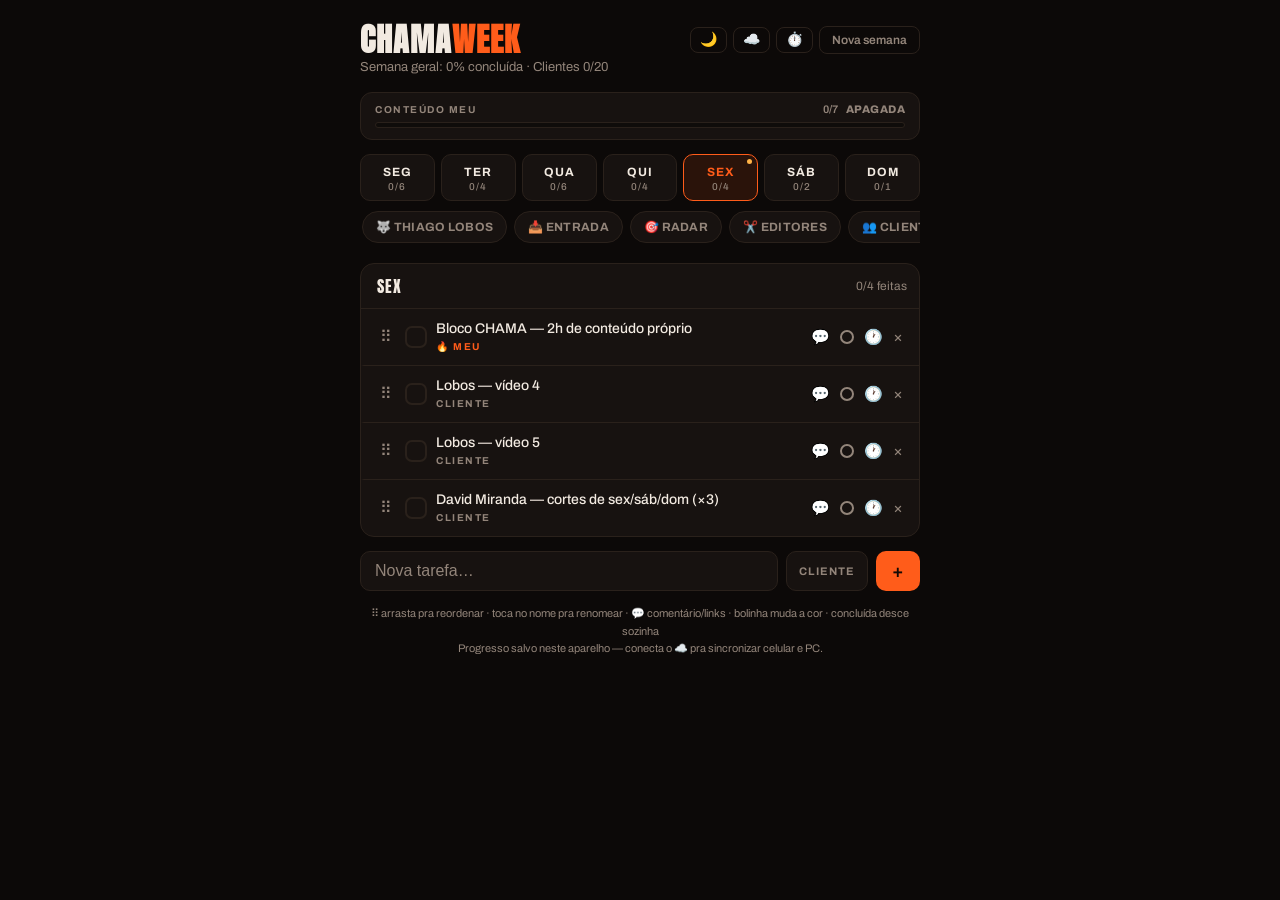
<file: index.html>
<!DOCTYPE html>
<html lang="pt-BR">
<head>
<meta charset="UTF-8" />
<meta name="viewport" content="width=device-width, initial-scale=1, viewport-fit=cover" />
<title>CHAMAWEEK 🔥</title>
<meta name="apple-mobile-web-app-capable" content="yes" />
<meta name="apple-mobile-web-app-status-bar-style" content="black-translucent" />
<meta name="apple-mobile-web-app-title" content="CHAMAWEEK" />
<meta name="theme-color" content="#0C0908" />
<link rel="icon" type="image/png" sizes="512x512" href="icon-512.png" />
<link rel="icon" type="image/png" sizes="192x192" href="icon-192.png" />
<link rel="icon" href="data:image/svg+xml,%3Csvg xmlns='http://www.w3.org/2000/svg' viewBox='0 0 100 100'%3E%3Ctext y='.9em' font-size='90'%3E%F0%9F%A7%A8%3C/text%3E%3C/svg%3E" />
<link rel="apple-touch-icon" sizes="180x180" href="apple-touch-icon.png" />
<link rel="manifest" href="manifest.json" />
<script>try{document.documentElement.setAttribute("data-theme",localStorage.getItem("chama-theme-v1")||"dark");}catch(e){}</script>
<link rel="preconnect" href="https://fonts.googleapis.com" />
<link href="https://fonts.googleapis.com/css2?family=Anton&family=Archivo:wght@400;500;600;700&display=swap" rel="stylesheet" />
<style>
  :root{
    --bg:#0C0908; --card:#171210; --cardup:#1E1714; --border:#2A211B; --inset:#0F0C0A;
    --orange:#FF5C1A; --amber:#FFB347; --text:#F2EAE1; --muted:#93857A; --green:#7BC47F;
  }
  :root[data-theme="light"]{
    --bg:#F6F1EA; --card:#FFFFFF; --cardup:#F1EAE1; --border:#E5DBCF; --inset:#F0E9E0;
    --orange:#E2490A; --amber:#B26B0E; --text:#241C15; --muted:#8B7B6D; --green:#3D9556;
  }
  html{background:var(--bg);}
  *{box-sizing:border-box; -webkit-tap-highlight-color:transparent;}
  body{margin:0; background:var(--bg); color:var(--text); font-family:'Archivo',sans-serif;
    padding:calc(env(safe-area-inset-top) + 24px) 16px calc(env(safe-area-inset-bottom) + 48px);}
  .wrap{max-width:560px; margin:0 auto;}
  button{cursor:pointer; font-family:'Archivo',sans-serif;}
  button:disabled{opacity:.3; cursor:default;}
  button:focus-visible,input:focus-visible,textarea:focus-visible{outline:2px solid var(--orange); outline-offset:2px;}
  input::placeholder,textarea::placeholder{color:var(--muted);}
  @media (prefers-reduced-motion: reduce){*{transition:none!important; animation:none!important;}}

  .header{display:flex; align-items:center; justify-content:space-between; margin-bottom:4px;}
  h1{font-family:'Anton',sans-serif; font-size:32px; letter-spacing:1px; margin:0; line-height:1;}
  h1 span{color:var(--orange);}
  .header-actions{display:flex; gap:6px; align-items:center;}
  .sub{color:var(--muted); font-size:13px; margin:0 0 18px;}

  .btn-ghost{background:transparent; border:1px solid var(--border); color:var(--muted);
    border-radius:8px; padding:6px 12px; font-size:12px; font-weight:600;}
  .btn-fire{background:var(--orange); border:none; color:#140A05; border-radius:8px;
    padding:6px 12px; font-size:12px; font-weight:700;}
  .btn-icon{background:transparent; border:1px solid var(--border); color:var(--muted);
    border-radius:8px; padding:5px 9px; font-size:14px; line-height:1;}
  .btn-icon.on{border-color:var(--orange); background:rgba(255,92,26,.12);}

  .meter{background:var(--card); border:1px solid var(--border); border-radius:12px;
    padding:10px 14px 11px; margin-bottom:14px;}
  .meter-top{display:flex; justify-content:space-between; align-items:center; margin-bottom:7px;}
  .meter-label{font-size:10px; font-weight:700; letter-spacing:1.5px; color:var(--muted);}
  .meter-right{display:flex; align-items:center; gap:8px;}
  .meter-count{font-size:11px; font-weight:600; color:var(--muted);}
  .meter-nivel{font-size:11px; font-weight:800; letter-spacing:.5px;}
  .meter-bar{height:6px; background:var(--inset); border-radius:99px; overflow:hidden; border:1px solid var(--border);}
  .meter-fill{height:100%; border-radius:99px; width:0%;
    background:linear-gradient(90deg, var(--amber), var(--orange) 60%, #FF2200);
    transition:width .5s cubic-bezier(.22,1,.36,1);}

  /* Sync */
  .sync{background:var(--card); border:1px solid var(--border); border-radius:14px;
    padding:14px 16px 16px; margin-bottom:16px;}
  .sync label{display:block; font-size:11px; font-weight:700; letter-spacing:2px;
    color:var(--muted); margin-bottom:8px;}
  .sync p{font-size:12px; color:var(--muted); margin:0 0 10px; line-height:1.5;}
  .sync p a{color:var(--amber);}
  .sync-row{display:flex; gap:8px;}
  .sync-row input{flex:1; min-width:0; background:var(--inset); border:1px solid var(--border);
    border-radius:10px; padding:10px 12px; color:var(--text); font-size:16px; font-family:'Archivo',sans-serif;}
  .sync-status{font-size:12px; margin:10px 0 0;}
  .sync-status.ok{color:var(--green);}
  .sync-status.err{color:#FF4D4D;}
  .sync-status.info{color:var(--muted);}
  .sync-actions{display:flex; gap:8px; margin-top:10px;}

  /* Cronômetro de demanda */
  .timer{background:var(--card); border:1px solid var(--border); border-radius:14px;
    padding:14px 16px 16px; margin-bottom:16px; text-align:center;}
  .timer-label{font-size:11px; font-weight:700; letter-spacing:2px; color:var(--muted); margin-bottom:2px;}
  .timer-time{font-family:'Anton',sans-serif; font-size:52px; letter-spacing:2px; line-height:1;
    color:var(--text); margin:8px 0 12px; font-variant-numeric:tabular-nums;}
  .timer-time.running{color:var(--orange);}
  .timer-btns{display:flex; gap:8px; justify-content:center;}
  .timer-main{background:var(--orange); border:none; color:#140A05; border-radius:10px;
    padding:8px 26px; font-size:14px; font-weight:700; min-width:120px;}
  .timer-main.running{background:#FF2200; color:#fff;}
  .timer-sec{background:transparent; border:1px solid var(--border); color:var(--muted);
    border-radius:10px; padding:8px 14px; font-size:14px;}
  .timer-hint{font-size:11px; color:var(--muted); margin:11px 0 0; line-height:1.4;}

  .tabs{display:grid; grid-template-columns:repeat(7,1fr); gap:6px; margin-bottom:8px;}
  .tab{padding:10px 0 8px; border-radius:10px; border:1px solid var(--border); background:var(--card);
    color:var(--text); font-weight:700; font-size:12px; letter-spacing:1px; position:relative;}
  .tab.active{border-color:var(--orange); background:rgba(255,92,26,.12); color:var(--orange);}
  .tab.complete{color:var(--green);}
  .tab.active.complete{color:var(--orange);}
  .tab .count{font-size:10px; font-weight:500; color:var(--muted); margin-top:2px;}
  .tab .today{position:absolute; top:4px; right:5px; width:5px; height:5px; border-radius:99px; background:var(--amber);}

  /* Navegação de listas (pills roláveis) */
  .pillnav{display:flex; gap:7px; overflow-x:auto; padding:2px 2px 8px; margin-bottom:12px;
    scrollbar-width:none; -webkit-overflow-scrolling:touch;}
  .pillnav::-webkit-scrollbar{display:none;}
  .pill{flex:0 0 auto; display:flex; align-items:center; gap:6px; padding:8px 13px; border-radius:99px;
    border:1px solid var(--border); background:var(--card); color:var(--muted); font-weight:700;
    font-size:12px; letter-spacing:.3px; white-space:nowrap;}
  .pill.active{border-color:var(--orange); background:rgba(255,92,26,.14); color:var(--orange);}
  .pill.thiago.active{border-color:var(--amber); background:rgba(255,179,71,.16); color:var(--amber);}
  .pill .pcount{font-weight:800; font-size:10px; background:var(--inset); color:var(--muted);
    border-radius:99px; padding:1px 6px; min-width:15px; text-align:center;}
  .pill.active .pcount{background:rgba(255,92,26,.22); color:var(--orange);}
  .pill.thiago.active .pcount{background:rgba(255,179,71,.24); color:var(--amber);}

  /* Cruzamento Thiago × dia */
  .xref-head{padding:9px 16px; font-size:10px; font-weight:800; letter-spacing:1.5px; color:var(--amber);
    background:rgba(255,179,71,.07); border-top:1px solid var(--border); border-bottom:1px solid var(--border);}
  .task.xref{border-left-color:var(--amber);}
  .task-tag.thiago{color:var(--amber);}

  /* Badge de link (do lado de fora da demanda) */
  .link-badge{flex:0 0 auto; align-self:stretch; display:flex; align-items:center; gap:3px;
    margin:-12px -12px -12px 4px; padding:0 11px; border-left:1px solid var(--border);
    color:var(--amber); font-size:14px; font-weight:800; background:rgba(255,179,71,.08); cursor:pointer;}
  .link-badge .lc{font-size:10px;}

  /* Overlay de comentário/links e seletor de dia */
  .overlay{position:fixed; inset:0; background:rgba(0,0,0,.55); display:flex; align-items:center;
    justify-content:center; padding:18px; z-index:50;}
  .overlay-card{background:var(--card); border:1px solid var(--border); border-radius:16px; width:100%;
    max-width:440px; max-height:86vh; overflow:auto; padding:18px;}
  .overlay-card h3{margin:0 0 3px; font-family:'Anton',sans-serif; font-size:18px; letter-spacing:.5px; color:var(--text);}
  .overlay-card .osub{color:var(--muted); font-size:12px; margin:0 0 14px; word-break:break-word; line-height:1.4;}
  .overlay-card label{display:block; font-size:11px; font-weight:700; letter-spacing:1.5px; color:var(--muted); margin:0 0 7px;}
  .overlay-card textarea{width:100%; min-height:110px; box-sizing:border-box; background:var(--inset);
    border:1px solid var(--border); border-radius:10px; padding:12px; color:var(--text); font-size:16px;
    font-family:'Archivo',sans-serif; line-height:1.5; resize:vertical;}
  .overlay-links{margin:14px 0 0; display:flex; flex-direction:column; gap:7px;}
  .overlay-links a{color:var(--amber); font-size:13px; word-break:break-all; text-decoration:none;
    padding:8px 10px; background:var(--inset); border:1px solid var(--border); border-radius:8px;}
  .overlay-actions{display:flex; gap:8px; justify-content:flex-end; margin-top:16px; flex-wrap:wrap;}
  .daygrid{display:grid; grid-template-columns:repeat(4,1fr); gap:8px; margin:4px 0 0;}
  .daygrid button{background:var(--inset); border:1px solid var(--border); color:var(--text);
    border-radius:10px; padding:13px 0; font-weight:700; font-size:13px;}
  .daygrid button.on{border-color:var(--amber); color:var(--amber); background:rgba(255,179,71,.16);}

  .notes-card{background:var(--card); border:1px solid var(--border); border-radius:14px;
    padding:14px 16px 16px; margin-bottom:14px;}
  .notes-card label{display:block; font-size:11px; font-weight:700; letter-spacing:2px;
    color:var(--muted); margin-bottom:8px;}
  .notes-card textarea{width:100%; min-height:100px; background:var(--inset); border:1px solid var(--border);
    border-radius:10px; padding:12px; color:var(--text); font-size:16px; font-family:'Archivo',sans-serif;
    resize:vertical; line-height:1.5;}
  .notes-hint{font-size:11px; color:var(--muted); margin:8px 0 0;}

  .list{background:var(--card); border:1px solid var(--border); border-radius:14px; overflow:hidden;}
  .list-head{padding:10px 12px 10px 16px; border-bottom:1px solid var(--border); display:flex;
    justify-content:space-between; align-items:center; gap:8px;}
  .list-head .dia{font-family:'Anton',sans-serif; font-size:16px; letter-spacing:1px;}
  .list-head-right{display:flex; align-items:center; gap:8px;}
  .list-head .prog{font-size:12px; color:var(--muted);}
  .order-btn{background:transparent; border:1px solid var(--border); color:var(--muted);
    border-radius:8px; padding:4px 10px; font-size:13px; line-height:1;}
  .order-btn.on{border-color:var(--orange); color:var(--orange); background:rgba(255,92,26,.12);}
  .empty{padding:26px 16px; text-align:center; color:var(--muted); font-size:14px; line-height:1.5;}

  .task{display:flex; align-items:center; gap:9px; padding:12px 12px 12px 12px; position:relative;
    border-bottom:1px solid var(--border); border-left:3px solid transparent;
    -webkit-touch-callout:none; -webkit-user-select:none; user-select:none;}
  .task:last-child{border-bottom:none;}
  .check{width:22px; height:22px; min-width:22px; border-radius:7px; border:2px solid var(--border);
    background:transparent; color:#140A05; font-size:13px; font-weight:900;
    display:flex; align-items:center; justify-content:center; padding:0;}
  .task.done .check{border-color:var(--orange); background:var(--orange);}
  .task.done.cliente .check{border-color:var(--green); background:var(--green);}
  .task-body{flex:1; min-width:0;}
  .task-label{font-size:14px; font-weight:500; word-break:break-word;}
  .task.done .task-label{text-decoration:line-through; color:var(--muted);}
  .task-tag{font-size:10px; font-weight:700; letter-spacing:1.5px; color:var(--muted);}
  .task-tag.meu{color:var(--orange);}
  .task-actions{display:flex; gap:2px; align-items:center;}
  .act{background:transparent; border:none; color:var(--muted); font-size:15px; padding:5px 4px; line-height:1;
    border-radius:6px;}
  .act:hover{background:var(--cardup);}
  .act.raio{color:var(--amber);}
  .del{font-size:16px;}
  .dot{display:block; width:14px; height:14px; border-radius:99px; border:2px solid var(--muted);}
  .task.ord{cursor:grab; touch-action:none; -webkit-user-select:none; user-select:none;}
  .task.ord:active{cursor:grabbing;}
  .task.dragging{opacity:.97; background:var(--cardup); border-radius:8px; touch-action:none;
    box-shadow:0 8px 22px rgba(0,0,0,.35); position:relative; z-index:5;}
  .grip{min-width:20px; width:20px; align-self:stretch; display:flex; align-items:center; justify-content:center;
    color:var(--muted); font-size:16px; line-height:1; cursor:grab; touch-action:none;}
  .grip:active{cursor:grabbing;}
  .act.del{color:var(--muted);}
  .client-dot{min-width:22px; width:22px; text-align:center; font-size:15px; line-height:1;}
  .edit-input{width:100%; box-sizing:border-box; font-family:'Archivo',sans-serif; font-size:14px;
    color:var(--text); background:var(--inset); border:1px solid var(--orange); border-radius:6px; padding:4px 7px;}

  .add{display:flex; gap:8px; margin-top:14px;}
  .add input{flex:1; min-width:0; background:var(--card); border:1px solid var(--border); border-radius:10px;
    padding:10px 14px; color:var(--text); font-size:16px;}
  .type-toggle{background:var(--card); border:1px solid var(--border); color:var(--muted);
    border-radius:10px; padding:0 12px; font-size:11px; font-weight:700; letter-spacing:1px;}
  .type-toggle.meu{background:rgba(255,92,26,.15); border-color:var(--orange); color:var(--orange);}
  .add-btn{background:var(--orange); border:none; color:#140A05; border-radius:10px;
    padding:0 16px; font-size:18px; font-weight:700;}

  .legend{color:var(--muted); font-size:11px; margin-top:14px; text-align:center; line-height:1.6;}
  .hidden{display:none;}
</style>
</head>
<body>
<div class="wrap">
  <div class="header">
    <h1>CHAMA<span>WEEK</span></h1>
    <div class="header-actions">
      <button class="btn-icon" id="themeBtn" onclick="toggleTheme()" title="Alternar tema claro/escuro" aria-label="Alternar tema claro e escuro">🌙</button>
      <button class="btn-icon" id="syncBtn" onclick="syncToggleCard()" title="Sincronizar entre aparelhos" aria-label="Sincronizar">☁️</button>
      <button class="btn-icon" id="timerBtn" onclick="timerToggleCard()" title="Cronômetro de demanda" aria-label="Cronômetro de demanda">⏱️</button>
      <span id="resetArea"><button class="btn-ghost" onclick="askReset()">Nova semana</button></span>
    </div>
  </div>
  <p class="sub" id="subLine"></p>

  <div class="sync hidden" id="syncCard">
    <label>☁️ SYNC ENTRE APARELHOS</label>
    <div id="syncBody"></div>
    <p class="sync-status info" id="syncStatus"></p>
  </div>

  <div class="timer hidden" id="timerCard">
    <div class="timer-label">⏱️ TEMPO NA DEMANDA</div>
    <div class="timer-time" id="timerTime">00:00</div>
    <div class="timer-btns">
      <button class="timer-main" id="timerMain" onclick="timerStartStop()">Iniciar</button>
      <button class="timer-sec" onclick="timerReset()" title="Zerar">↺</button>
    </div>
    <div class="timer-hint" id="timerHint">Toca em Iniciar quando começar a demanda e Parar quando concluir.</div>
  </div>

  <div class="meter">
    <div class="meter-top">
      <span class="meter-label">CONTEÚDO MEU</span>
      <span class="meter-right">
        <span class="meter-count" id="meuCount"></span>
        <span class="meter-nivel" id="nivelNome"></span>
      </span>
    </div>
    <div class="meter-bar"><div class="meter-fill" id="meterFill"></div></div>
  </div>

  <div class="tabs" id="tabs"></div>

  <div class="pillnav" id="pillnav">
    <button class="pill thiago" id="thiagoBar" onclick="setDia('thiago')">🐺 THIAGO LOBOS <span class="pcount" id="thiagoCount"></span></button>
    <button class="pill" id="inboxBar" onclick="setDia('inbox')">📥 ENTRADA <span class="pcount" id="inboxCount"></span></button>
    <button class="pill" id="radarBar" onclick="setDia('radar')">🎯 RADAR <span class="pcount" id="radarCount"></span></button>
    <button class="pill" id="editoresBar" onclick="setDia('editores')">✂️ EDITORES <span class="pcount" id="editoresCount"></span></button>
    <button class="pill" id="clientesBar" onclick="setDia('clientes')">👥 CLIENTES <span class="pcount" id="clientesCount"></span></button>
  </div>

  <div class="notes-card hidden" id="notesCard">
    <label for="notesArea">OBSERVAÇÕES DA SEMANA</label>
    <textarea id="notesArea" placeholder="Anota aqui o que vai moldar a semana: ideias, demandas soltas, gravações pendentes, recados de cliente…"></textarea>
    <p class="notes-hint">Salva sozinho enquanto você digita.</p>
  </div>

  <div class="list">
    <div class="list-head">
      <span class="dia" id="diaLabel"></span>
      <div class="list-head-right">
        <span class="prog" id="diaProg"></span>
      </div>
    </div>
    <div id="taskList"></div>
    <div id="xrefWrap" class="hidden">
      <div class="xref-head">🐺 THIAGO LOBOS · nesse dia</div>
      <div id="xrefList"></div>
    </div>
  </div>

  <div class="overlay hidden" id="overlay"></div>

  <div class="add">
    <input id="novoInput" placeholder="Nova tarefa…" onkeydown="if(event.key==='Enter')adicionar()" />
    <button class="type-toggle" id="typeToggle" onclick="toggleTipo()">CLIENTE</button>
    <button class="add-btn" onclick="adicionar()" aria-label="Adicionar tarefa">+</button>
  </div>

  <p class="legend">⠿ arrasta pra reordenar · toca no nome pra renomear · 💬 comentário/links · bolinha muda a cor · concluída desce sozinha<br/><span id="legendSync">Progresso salvo neste aparelho — conecta o ☁️ pra sincronizar celular e PC.</span></p>
</div>

<script>
const KEY = "chama-week-v1";
const SYNC_KEY = "chama-sync-v1";
const GIST_FILE = "chamaweek.json";
const DIAS = [
  {key:"seg", label:"SEG", idx:1},
  {key:"ter", label:"TER", idx:2},
  {key:"qua", label:"QUA", idx:3},
  {key:"qui", label:"QUI", idx:4},
  {key:"sex", label:"SEX", idx:5},
  {key:"sab", label:"SÁB", idx:6},
  {key:"dom", label:"DOM", idx:0},
];
const COLORS = [
  {k:"none",  v:null},
  {k:"red",   v:"#FF4D4D"},
  {k:"amber", v:"#FFB347"},
  {k:"purple",v:"#B48CFF"},
  {k:"blue",  v:"#5CA8FF"},
  {k:"green", v:"#7BC47F"},
];
let _idc = 0;
function uid(){ return Date.now().toString(36) + (_idc++).toString(36) + Math.random().toString(36).slice(2,6); }
const t = (label, type) => ({id: uid(), label, type, done:false, color:"none", note:""});
const DEFAULT_DAYS = {
  seg:[
    t("Bloco CHAMA — 2h de conteúdo próprio","meu"),
    t("Lobos — vídeo 1","cliente"),
    t("Lobos — vídeo 2","cliente"),
    t("Lobos — vídeo 3","cliente"),
    t("David Miranda — corte de seg","cliente"),
    t("David Miranda — corte de ter (adiantado)","cliente"),
  ],
  ter:[
    t("Bloco CHAMA — 2h de conteúdo próprio","meu"),
    t("Bianca Franco — vídeo 1 (semana adiantada)","cliente"),
    t("Bianca Franco — vídeo 2","cliente"),
    t("Bianca Franco — vídeo 3","cliente"),
  ],
  qua:[
    t("Bloco CHAMA — 2h de conteúdo próprio","meu"),
    t("OWC — YouTube Evangelho Sem Filtro 1","cliente"),
    t("OWC — YouTube Evangelho Sem Filtro 2","cliente"),
    t("OWC — Kids","cliente"),
    t("David Miranda — corte de qua","cliente"),
    t("David Miranda — corte de qui (adiantado)","cliente"),
  ],
  qui:[
    t("Bloco CHAMA — 2h de conteúdo próprio","meu"),
    t("ADBUENO — corte 1","cliente"),
    t("ADBUENO — corte 2","cliente"),
    t("ADBUENO — corte 3","cliente"),
  ],
  sex:[
    t("Bloco CHAMA — 2h de conteúdo próprio","meu"),
    t("Lobos — vídeo 4","cliente"),
    t("Lobos — vídeo 5","cliente"),
    t("David Miranda — cortes de sex/sáb/dom (×3)","cliente"),
  ],
  sab:[
    t("Conferir postagens agendadas do fim de semana","cliente"),
    t("Livre: gravar conteúdo CHAMA se der vontade","meu"),
  ],
  dom:[t("Descanso + 15 min planejando a semana","meu")],
};
const DEFAULT_CLIENTES = ["Lobos","David Miranda","Bianca Franco","OWC","ADBUENO"].map(n => ({label:n}));
const DEFAULT_THIAGO = [];

let state = null;
let dia = null;
let novoTipo = "cliente";
let notesTimer = null;

function todayKey(){
  const f = DIAS.find(d => d.idx === new Date().getDay());
  return f ? f.key : "seg";
}
function tomorrowKey(){
  const f = DIAS.find(d => d.idx === (new Date().getDay()+1)%7);
  return f ? f.key : "seg";
}
dia = todayKey();

function freshState(){
  return migrate({ days: JSON.parse(JSON.stringify(DEFAULT_DAYS)), inbox: [], radar: [], editores: [], thiago: [],
           clientes: JSON.parse(JSON.stringify(DEFAULT_CLIENTES)), notes: "", updatedAt: new Date().toISOString() });
}
function normalizeState(p){
  const defCli = () => JSON.parse(JSON.stringify(DEFAULT_CLIENTES));
  let st = null;
  if(p && p.seg) st = { days: p, inbox: [], radar: [], editores: [], thiago: [], clientes: defCli(), notes: "", updatedAt: p.updatedAt || new Date(0).toISOString() };
  else if(p && p.days) st = {
    days: p.days,
    inbox: p.inbox || p.extras || [],
    radar: p.radar || [],
    editores: p.editores || [],
    thiago: p.thiago || [],
    clientes: p.clientes || defCli(),
    notes: p.notes || "",
    updatedAt: p.updatedAt || new Date(0).toISOString()
  };
  return st ? migrate(st) : null;
}
function migrate(st){
  const fix = arr => (arr||[]).forEach(it => { if(!it.id) it.id = uid(); if(it.note === undefined) it.note = ""; });
  Object.values(st.days || {}).forEach(fix);
  fix(st.inbox); fix(st.radar); fix(st.editores); fix(st.thiago); fix(st.clientes);
  return st;
}

function load(){
  try{
    const raw = localStorage.getItem(KEY);
    if(!raw){ state = freshState(); return; }
    state = normalizeState(JSON.parse(raw)) || freshState();
  }catch(e){
    state = freshState();
  }
}
function save(){
  state.updatedAt = new Date().toISOString();
  try{ localStorage.setItem(KEY, JSON.stringify(state)); }catch(e){}
  schedulePush();
}
function saveLocalOnly(){
  try{ localStorage.setItem(KEY, JSON.stringify(state)); }catch(e){}
}

function nivelChama(pct){
  if(pct <= 0) return {nome:"APAGADA", cor:"var(--muted)", msg:"Nenhum conteúdo seu ainda. Acende isso."};
  if(pct < 34) return {nome:"ESTOPIM", cor:"var(--amber)", msg:"O estopim tá aceso. Não deixa apagar."};
  if(pct < 67) return {nome:"CHAMA", cor:"var(--orange)", msg:"Tá queimando. Mantém o ritmo."};
  if(pct < 100) return {nome:"PEGANDO FOGO", cor:"#FF3D00", msg:"Quase lá. Falta pouco."};
  return {nome:"DINAMITE 🧨", cor:"#FF2200", msg:"Semana 100% sua. É disso que eu tô falando."};
}

function esc(s){
  const d = document.createElement("div");
  d.textContent = s;
  return d.innerHTML;
}
function colorOf(task){
  const c = COLORS.find(c => c.k === (task.color || "none"));
  return c ? c.v : null;
}
function currentList(){
  if(dia === "inbox") return state.inbox;
  if(dia === "radar") return state.radar;
  if(dia === "editores") return state.editores;
  if(dia === "clientes") return state.clientes;
  if(dia === "thiago") return state.thiago;
  return state.days[dia];
}
function isDay(k){ return DIAS.some(d => d.key === k); }
function thiagoForDay(key){ return state.thiago.filter(x => x.day === key); }
function dayItems(key){ return state.days[key].concat(thiagoForDay(key)); }
function allLists(){
  return [...Object.values(state.days), state.inbox, state.radar, state.editores, state.thiago, state.clientes];
}
function findEntry(id){
  for(const list of allLists()){
    const idx = list.findIndex(x => x.id === id);
    if(idx !== -1) return { task: list[idx], list, idx };
  }
  return null;
}
function extractLinks(note){
  if(!note) return [];
  const out = [];
  const re = /\bhttps?:\/\/[^\s<>"')]+/gi;
  let m; while((m = re.exec(note))){ out.push(m[0].replace(/[.,;]+$/,"")); }
  const re2 = /\bwww\.[^\s<>"')]+/gi;
  while((m = re2.exec(note))){ out.push("https://" + m[0].replace(/[.,;]+$/,"")); }
  return out;
}

function render(){
  const all = [...Object.values(state.days).flat(), ...state.inbox, ...state.radar, ...state.editores, ...state.thiago];
  const meu = all.filter(x => x.type === "meu");
  const cli = all.filter(x => x.type === "cliente");
  const meuDone = meu.filter(x => x.done).length;
  const cliDone = cli.filter(x => x.done).length;
  const allDone = all.filter(x => x.done).length;
  const pctMeu = meu.length ? Math.round(meuDone/meu.length*100) : 0;
  const pctTotal = all.length ? Math.round(allDone/all.length*100) : 0;
  const nivel = nivelChama(pctMeu);

  document.getElementById("subLine").textContent =
    "Semana geral: " + pctTotal + "% concluída · Clientes " + cliDone + "/" + cli.length;
  const nomeEl = document.getElementById("nivelNome");
  nomeEl.textContent = nivel.nome;
  nomeEl.style.color = nivel.cor;
  document.getElementById("meterFill").style.width = pctMeu + "%";
  document.getElementById("meuCount").textContent = meuDone + "/" + meu.length;

  const hoje = new Date().getDay();
  document.getElementById("tabs").innerHTML = DIAS.map(d => {
    const tasks = dayItems(d.key);
    const done = tasks.filter(x => x.done).length;
    const complete = tasks.length > 0 && done === tasks.length;
    return '<button class="tab' + (dia===d.key?' active':'') + (complete?' complete':'') + '" onclick="setDia(\'' + d.key + '\')">' +
      d.label +
      (hoje===d.idx ? '<span class="today"></span>' : '') +
      '<div class="count">' + done + '/' + tasks.length + '</div></button>';
  }).join("");

  const isInbox=dia==="inbox", isRadar=dia==="radar", isEditores=dia==="editores",
        isClientes=dia==="clientes", isThiago=dia==="thiago", dayView=isDay(dia);
  const setPill = (id, on) => document.getElementById(id).classList.toggle("active", on);
  setPill("inboxBar", isInbox); setPill("radarBar", isRadar); setPill("editoresBar", isEditores);
  setPill("clientesBar", isClientes); setPill("thiagoBar", isThiago);
  const cnt = (id, arr, showDone) => {
    const el = document.getElementById(id);
    if(!arr.length){ el.textContent = ""; el.style.display = "none"; return; }
    el.style.display = "";
    el.textContent = showDone ? (arr.filter(x=>x.done).length + "/" + arr.length) : String(arr.length);
  };
  cnt("thiagoCount", state.thiago, true);
  cnt("inboxCount", state.inbox, false);
  cnt("radarCount", state.radar, true);
  cnt("editoresCount", state.editores, true);
  cnt("clientesCount", state.clientes, false);

  document.getElementById("notesCard").classList.toggle("hidden", !isInbox);
  if(isInbox){
    const ta = document.getElementById("notesArea");
    if(document.activeElement !== ta) ta.value = state.notes;
  }

  const mainL = currentList();
  document.getElementById("diaLabel").textContent =
    isInbox ? "CAIXA DE ENTRADA" : isRadar ? "NO RADAR ESSA SEMANA" : isEditores ? "DELEGADO PROS EDITORES"
    : isClientes ? "MEUS CLIENTES" : isThiago ? "THIAGO LOBOS" : DIAS.find(d => d.key===dia).label;
  let prog;
  if(isClientes) prog = mainL.length + (mainL.length===1 ? " cliente" : " clientes");
  else if(dayView){ const it = dayItems(dia); prog = it.filter(x=>x.done).length + "/" + it.length + " feitas"; }
  else prog = mainL.filter(x=>x.done).length + "/" + mainL.length + " feitas";
  document.getElementById("diaProg").textContent = prog;

  const listEl = document.getElementById("taskList");
  const opts = { clientes:isClientes, thiago:isThiago, day:dayView?dia:null, inbox:isInbox };
  if(mainL.length === 0 && !(dayView && thiagoForDay(dia).length)){
    listEl.innerHTML = '<div class="empty">' + emptyMsg(isInbox,isRadar,isEditores,isClientes,isThiago) + '</div>';
  } else {
    listEl.innerHTML = mainL.map(task => rowHTML(task, opts)).join("");
  }

  const xrefWrap = document.getElementById("xrefWrap");
  const xr = dayView ? thiagoForDay(dia) : [];
  if(xr.length){
    xrefWrap.classList.remove("hidden");
    document.getElementById("xrefList").innerHTML = xr.map(task => rowHTML(task, {xref:true})).join("");
  } else {
    xrefWrap.classList.add("hidden");
    document.getElementById("xrefList").innerHTML = "";
  }

  document.getElementById("novoInput").placeholder =
    isInbox ? "Nova demanda que chegou…" : isRadar ? "Demanda da semana, sem dia…"
    : isEditores ? "Demanda pra delegar…" : isClientes ? "Nome do cliente…"
    : isThiago ? "Demanda do Thiago…" : "Nova tarefa…";
  document.getElementById("typeToggle").classList.toggle("hidden", isClientes || isThiago);
}
function emptyMsg(isInbox,isRadar,isEditores,isClientes,isThiago){
  if(isInbox) return "Caixa vazia. Chegou demanda nova? Joga aqui e depois organiza pra ⚡ hoje, 🕐 amanhã ou 🎯 radar.";
  if(isRadar) return "Radar limpo. O que precisa sair essa semana mas ainda não tem dia? Deixa aqui pra não perder de vista.";
  if(isEditores) return "Nada delegado ainda. Joga aqui as demandas que vão pros editores.";
  if(isClientes) return "Sem clientes na lista. Adiciona os nomes abaixo.";
  if(isThiago) return "Sem demandas do Thiago ainda. Adiciona abaixo — depois manda pro dia com 📅 sem sair daqui.";
  return "Dia livre. Adiciona uma tarefa abaixo se precisar.";
}
function rowHTML(task, o){
  const id = task.id;
  const cv = colorOf(task);
  const links = extractLinks(task.note);
  const badge = links.length ? '<span class="link-badge" onclick="openLinks(\''+id+'\')" title="Abrir links">🔗<span class="lc">'+links.length+'</span></span>' : '';

  if(o.clientes){
    return '<div class="task" data-id="'+id+'" onpointerdown="rowDown(event)">' +
      '<span class="grip" onpointerdown="gripDown(event)" aria-label="Arrastar">⠿</span>' +
      '<div class="task-body"><div class="task-label">'+esc(task.label)+'</div></div>' +
      '<div class="task-actions"><button class="act del" onclick="remover(\''+id+'\')" title="Remover" aria-label="Remover">×</button></div>' +
    '</div>';
  }

  const tag = o.xref ? '<span class="task-tag thiago">🐺 THIAGO</span>'
    : '<span class="task-tag '+task.type+'">'+(task.type==="meu"?"🔥 MEU":"CLIENTE")+'</span>';
  const body = '<div class="task-body"><div class="task-label">'+esc(task.label)+'</div>'+tag+'</div>';

  if(o.xref){
    return '<div class="task xref'+(task.done?' done':'')+' cliente" data-id="'+id+'">' +
      '<button class="check" onclick="toggle(\''+id+'\')" aria-label="Marcar">'+(task.done?'✓':'')+'</button>' +
      body +
      '<div class="task-actions">' +
        '<button class="act" onclick="openComment(\''+id+'\')" title="Comentário/links" aria-label="Comentário">💬</button>' +
        '<button class="act" onclick="assignDay(\''+id+'\',null)" title="Tirar do dia" aria-label="Tirar do dia">↩</button>' +
      '</div>' + badge +
    '</div>';
  }

  const rowStyle = cv ? ' style="border-left-color:'+cv+'; background:linear-gradient(90deg, '+cv+'1A, transparent 55%);"' : '';
  let acts = '<button class="act" onclick="openComment(\''+id+'\')" title="Comentário/links" aria-label="Comentário">💬</button>';
  acts += '<button class="act" onclick="cycleColor(\''+id+'\')" title="Cor" aria-label="Cor"><span class="dot" style="'+(cv?'background:'+cv+'; border-color:'+cv+';':'')+'"></span></button>';
  if(o.thiago){
    if(task.day){ const lbl=(DIAS.find(d=>d.key===task.day)||{}).label; acts += '<button class="act hasday" onclick="openDayPick(\''+id+'\')" title="Mudar dia">'+lbl+'</button>'; }
    else acts += '<button class="act" onclick="openDayPick(\''+id+'\')" title="Mandar pro dia" aria-label="Mandar pro dia">📅</button>';
  } else if(o.day){
    const hj = todayKey(), am = tomorrowKey();
    if(dia !== hj) acts += '<button class="act raio" onclick="moveTask(\''+id+'\',\''+hj+'\')" title="Fazer hoje" aria-label="Fazer hoje">⚡</button>';
    if(dia !== am) acts += '<button class="act" onclick="moveTask(\''+id+'\',\''+am+'\')" title="Fazer amanhã" aria-label="Fazer amanhã">🕐</button>';
  } else if(o.inbox){
    acts += '<button class="act" onclick="toRadar(\''+id+'\')" title="Pro radar" aria-label="Pro radar">🎯</button>';
  }
  acts += '<button class="act del" onclick="remover(\''+id+'\')" title="Remover" aria-label="Remover">×</button>';

  return '<div class="task'+(task.done?' done':'')+' '+task.type+'" data-id="'+id+'" onpointerdown="rowDown(event)"'+rowStyle+'>' +
    '<span class="grip" onpointerdown="gripDown(event)" aria-label="Arrastar">⠿</span>' +
    '<button class="check" onclick="toggle(\''+id+'\')" aria-label="Marcar">'+(task.done?'✓':'')+'</button>' +
    body +
    '<div class="task-actions">'+acts+'</div>' + badge +
  '</div>';
}

function setDia(k){ dia = k; closeOverlay(); }
function toggle(id){
  const e = findEntry(id); if(!e) return;
  const { task, list } = e;
  task.done = !task.done;
  const i = list.indexOf(task);
  list.splice(i, 1);
  if(task.done) list.push(task);                       // concluída desce pro fim
  else { const fd = list.findIndex(x => x.done); if(fd === -1) list.push(task); else list.splice(fd, 0, task); }
  save(); render();
}
function remover(id){ const e = findEntry(id); if(!e) return; e.list.splice(e.idx, 1); save(); render(); }

/* arrastar pra reordenar — alça (⠿), sem segurar; toque e mouse */
let drag = null;
function gripDown(e){
  e.stopPropagation();
  const row = e.currentTarget.closest(".task"); if(!row) return;
  drag = { row: row, handle: e.currentTarget, id: e.pointerId };
  row.classList.add("dragging");
  try{ e.currentTarget.setPointerCapture(e.pointerId); }catch(_){}
  e.currentTarget.addEventListener("pointermove", dragMove);
  e.currentTarget.addEventListener("pointerup", dragUp);
  e.currentTarget.addEventListener("pointercancel", dragUp);
  document.addEventListener("touchmove", blockTouch, { passive:false });
  if(navigator.vibrate){ try{ navigator.vibrate(10); }catch(_){} }
  e.preventDefault();
}
function blockTouch(e){ e.preventDefault(); }
function dragAfter(container, y){
  const els = Array.prototype.slice.call(container.querySelectorAll(".task:not(.dragging)"));
  let best = { off: -Infinity, el: null };
  for(const el of els){
    const b = el.getBoundingClientRect();
    const off = y - (b.top + b.height/2);
    if(off < 0 && off > best.off) best = { off: off, el: el };
  }
  return best.el;
}
function dragMove(e){
  if(!drag) return;
  e.preventDefault();
  const c = document.getElementById("taskList");
  const after = dragAfter(c, e.clientY);
  if(after == null) c.appendChild(drag.row);
  else c.insertBefore(drag.row, after);
}
function dragUp(){
  if(!drag) return;
  const h = drag.handle;
  h.removeEventListener("pointermove", dragMove);
  h.removeEventListener("pointerup", dragUp);
  h.removeEventListener("pointercancel", dragUp);
  document.removeEventListener("touchmove", blockTouch, { passive:false });
  drag.row.classList.remove("dragging");
  drag = null;
  commitOrder();
}
function commitOrder(){
  const c = document.getElementById("taskList");
  const ids = Array.prototype.map.call(c.querySelectorAll(".task"), el => el.dataset.id);
  const list = currentList();
  const byId = {}; list.forEach(x => byId[x.id] = x);
  const next = ids.map(id => byId[id]).filter(Boolean);
  list.forEach(x => { if(ids.indexOf(x.id) === -1) next.push(x); });
  list.length = 0; Array.prototype.push.apply(list, next);
  save(); render();
}
function rowDown(e){
  if(e.target.closest(".grip") || e.target.closest(".act") || e.target.closest(".check") || e.target.closest(".link-badge")) return;
  const row = e.currentTarget, sx = e.clientX, sy = e.clientY, t0 = Date.now(), tgt = e.target;
  row.addEventListener("pointerup", ev => {
    const moved = Math.abs(ev.clientX-sx) > 8 || Math.abs(ev.clientY-sy) > 8;
    if(!moved && (Date.now()-t0) < 450 && tgt.closest && tgt.closest(".task-body")) startEdit(row);
  }, { once:true });
}
function cycleColor(id){
  const e = findEntry(id); if(!e) return;
  const cur = COLORS.findIndex(c => c.k === (e.task.color || "none"));
  e.task.color = COLORS[(cur+1) % COLORS.length].k;
  save(); render();
}
function moveTask(id, targetKey){
  const e = findEntry(id); if(!e) return;
  const task = e.list.splice(e.idx, 1)[0];
  state.days[targetKey].push(task);
  save(); render();
}
function toRadar(id){
  const e = findEntry(id); if(!e) return;
  const task = e.list.splice(e.idx, 1)[0];
  state.radar.push(task);
  save(); render();
}
function assignDay(id, dayKey){
  const e = findEntry(id); if(!e) return;
  e.task.day = dayKey;
  save(); closeOverlay();
}
function toggleTipo(){
  novoTipo = novoTipo === "meu" ? "cliente" : "meu";
  const b = document.getElementById("typeToggle");
  b.textContent = novoTipo === "meu" ? "🔥 MEU" : "CLIENTE";
  b.classList.toggle("meu", novoTipo === "meu");
}
function adicionar(){
  const input = document.getElementById("novoInput");
  const label = input.value.trim();
  if(!label) return;
  if(dia === "clientes") state.clientes.push({ id: uid(), label });
  else if(dia === "thiago") state.thiago.push({ id: uid(), label, type:"cliente", done:false, color:"none", note:"", day:null });
  else currentList().push(t(label, novoTipo));
  input.value = "";
  save(); render();
}
function startEdit(row){
  const e = findEntry(row.dataset.id); if(!e) return;
  const task = e.task;
  const labelEl = row.querySelector(".task-label");
  if(!labelEl || labelEl.querySelector("input")) return;
  const input = document.createElement("input");
  input.className = "edit-input";
  input.value = task.label;
  labelEl.textContent = "";
  labelEl.appendChild(input);
  input.focus();
  try{ input.setSelectionRange(input.value.length, input.value.length); }catch(_){}
  let closed = false;
  const commit = () => { if(closed) return; closed = true; const v = input.value.trim(); if(v) task.label = v; save(); render(); };
  input.addEventListener("keydown", ev => {
    ev.stopPropagation();
    if(ev.key === "Enter"){ ev.preventDefault(); commit(); }
    else if(ev.key === "Escape"){ closed = true; render(); }
  });
  input.addEventListener("blur", commit);
  input.addEventListener("pointerdown", ev => ev.stopPropagation());
  input.addEventListener("click", ev => ev.stopPropagation());
}
/* ---------- Comentário / links da demanda ---------- */
let overlayNoteTimer = null;
function closeOverlay(){
  const o = document.getElementById("overlay");
  if(o){ o.classList.add("hidden"); o.innerHTML = ""; o.onclick = null; }
  render();
}
function openComment(id){
  const e = findEntry(id); if(!e) return;
  const task = e.task;
  const o = document.getElementById("overlay");
  o.classList.remove("hidden");
  o.innerHTML =
    '<div class="overlay-card" onclick="event.stopPropagation()">' +
      '<h3>💬 Comentário &amp; links</h3>' +
      '<p class="osub">' + esc(task.label) + '</p>' +
      '<label>ANOTAÇÕES E LINKS</label>' +
      '<textarea id="cmtArea" placeholder="Escreve o que precisar e cola os links (https://…). Cada link vira um botão pra abrir."></textarea>' +
      '<div class="overlay-links" id="cmtLinks"></div>' +
      '<div class="overlay-actions">' +
        '<button class="btn-ghost" onclick="closeOverlay()">Fechar</button>' +
        '<button class="btn-fire" id="cmtOpenAll" onclick="openLinks(\'' + id + '\')">Abrir todos os links</button>' +
      '</div>' +
    '</div>';
  o.onclick = closeOverlay;
  const ta = document.getElementById("cmtArea");
  ta.value = task.note || "";
  ta.addEventListener("input", () => {
    task.note = ta.value;
    clearTimeout(overlayNoteTimer);
    overlayNoteTimer = setTimeout(saveLocalOnly, 300);
    schedulePush();
    renderCmtLinks(task);
  });
  renderCmtLinks(task);
}
function renderCmtLinks(task){
  const el = document.getElementById("cmtLinks"); if(!el) return;
  const links = extractLinks(task.note);
  el.innerHTML = links.map(u => '<a href="' + esc(u) + '" target="_blank" rel="noopener">' + esc(u) + '</a>').join("");
  const btn = document.getElementById("cmtOpenAll"); if(btn) btn.style.display = links.length ? "" : "none";
}
function openLinks(id){
  const e = findEntry(id); if(!e) return;
  extractLinks(e.task.note).forEach(u => window.open(u, "_blank", "noopener"));
}
function openDayPick(id){
  const e = findEntry(id); if(!e) return;
  const task = e.task;
  const o = document.getElementById("overlay");
  o.classList.remove("hidden");
  const btns = DIAS.map(d => '<button class="' + (task.day===d.key?'on':'') + '" onclick="assignDay(\'' + id + '\',\'' + d.key + '\')">' + d.label + '</button>').join("");
  o.innerHTML =
    '<div class="overlay-card" onclick="event.stopPropagation()">' +
      '<h3>📅 Mandar pro dia</h3>' +
      '<p class="osub">' + esc(task.label) + ' — aparece no dia escolhido, mas continua aqui na lista do Thiago. Marcar feito num lugar reflete no outro.</p>' +
      '<div class="daygrid">' + btns + '</div>' +
      '<div class="overlay-actions">' +
        (task.day ? '<button class="btn-ghost" onclick="assignDay(\'' + id + '\',null)">Tirar do dia</button>' : '') +
        '<button class="btn-ghost" onclick="closeOverlay()">Fechar</button>' +
      '</div>' +
    '</div>';
  o.onclick = closeOverlay;
}
function askReset(){
  document.getElementById("resetArea").innerHTML =
    '<button class="btn-fire" onclick="novaSemana()">Zerar tudo</button> ' +
    '<button class="btn-ghost" onclick="cancelReset()">Voltar</button>';
}
function cancelReset(){
  document.getElementById("resetArea").innerHTML =
    '<button class="btn-ghost" onclick="askReset()">Nova semana</button>';
}
function novaSemana(){
  for(const k of Object.keys(state.days)) state.days[k].forEach(task => task.done = false);
  state.inbox.forEach(task => task.done = false);
  state.radar.forEach(task => task.done = false);
  state.editores.forEach(task => task.done = false);
  state.thiago.forEach(task => task.done = false);
  save(); cancelReset(); render();
}

document.getElementById("notesArea").addEventListener("input", function(){
  state.notes = this.value;
  clearTimeout(notesTimer);
  notesTimer = setTimeout(save, 400);
});

/* ---------- Sync via GitHub Gist ---------- */
let syncCfg = null;
let pushTimer = null;
let syncing = false;

function syncLoadCfg(){
  try{
    const raw = localStorage.getItem(SYNC_KEY);
    syncCfg = raw ? JSON.parse(raw) : null;
  }catch(e){ syncCfg = null; }
}
function syncSaveCfg(){
  try{
    if(syncCfg) localStorage.setItem(SYNC_KEY, JSON.stringify(syncCfg));
    else localStorage.removeItem(SYNC_KEY);
  }catch(e){}
}
function setSyncStatus(msg, cls){
  const el = document.getElementById("syncStatus");
  el.textContent = msg;
  el.className = "sync-status " + (cls || "info");
}
function syncRenderCard(){
  const body = document.getElementById("syncBody");
  document.getElementById("syncBtn").classList.toggle("on", !!syncCfg);
  document.getElementById("legendSync").textContent = syncCfg
    ? "☁️ Sync ativo — marca num aparelho, aparece no outro."
    : "Progresso salvo neste aparelho — conecta o ☁️ pra sincronizar celular e PC.";
  if(!syncCfg){
    body.innerHTML =
      '<p>Usa tua conta do GitHub como nuvem. Cria um token em <a href="https://github.com/settings/tokens/new?scopes=gist&description=CHAMAWEEK" target="_blank" rel="noopener">github.com/settings/tokens</a> (marca só o escopo <b>gist</b>), cola aqui e conecta. Repete a conexão em cada aparelho com o mesmo token.</p>' +
      '<div class="sync-row">' +
        '<input id="tokenInput" type="password" placeholder="ghp_… (token do GitHub)" autocomplete="off" />' +
        '<button class="btn-fire" onclick="syncConnect()">Conectar</button>' +
      '</div>';
  } else {
    body.innerHTML =
      '<p>Conectado. Teus dados vivem num Gist secreto da tua conta.</p>' +
      '<div class="sync-actions">' +
        '<button class="btn-fire" onclick="syncNow()">Sincronizar agora</button>' +
        '<button class="btn-ghost" onclick="syncDisconnect()">Desconectar</button>' +
      '</div>';
  }
}
function syncToggleCard(){
  document.getElementById("syncCard").classList.toggle("hidden");
  syncRenderCard();
}
async function gh(path, opts){
  opts = opts || {};
  const res = await fetch("https://api.github.com" + path, {
    method: opts.method || "GET",
    headers: {
      "Authorization": "Bearer " + syncCfg.token,
      "Accept": "application/vnd.github+json",
      ...(opts.body ? {"Content-Type": "application/json"} : {})
    },
    body: opts.body ? JSON.stringify(opts.body) : undefined
  });
  if(!res.ok){
    const err = new Error("GitHub " + res.status);
    err.status = res.status;
    throw err;
  }
  return res.json();
}
async function syncConnect(){
  const token = document.getElementById("tokenInput").value.trim();
  if(!token){ setSyncStatus("Cola o token primeiro.", "err"); return; }
  syncCfg = { token: token, gistId: null };
  setSyncStatus("Conectando…", "info");
  try{
    // procura gist existente
    const gists = await gh("/gists?per_page=100");
    const found = gists.find(g => g.files && g.files[GIST_FILE]);
    if(found){
      syncCfg.gistId = found.id;
      syncSaveCfg();
      setSyncStatus("Gist encontrado. Puxando dados…", "info");
      await pullRemote(true);
    } else {
      const created = await gh("/gists", { method:"POST", body:{
        description: "CHAMAWEEK — dados do app (não apagar)",
        public: false,
        files: { [GIST_FILE]: { content: JSON.stringify(state) } }
      }});
      syncCfg.gistId = created.id;
      syncSaveCfg();
      setSyncStatus("Conectado ✓ Gist criado e dados enviados.", "ok");
    }
    syncRenderCard();
  }catch(e){
    syncCfg = null;
    syncSaveCfg();
    setSyncStatus(e.status === 401 ? "Token inválido ou sem escopo gist." : "Erro ao conectar. Tenta de novo.", "err");
    syncRenderCard();
  }
}
function syncDisconnect(){
  syncCfg = null;
  syncSaveCfg();
  setSyncStatus("Desconectado deste aparelho. O Gist continua na tua conta.", "info");
  syncRenderCard();
}
async function pullRemote(force){
  if(!syncCfg || !syncCfg.gistId || syncing) return;
  syncing = true;
  try{
    const g = await gh("/gists/" + syncCfg.gistId);
    const f = g.files && g.files[GIST_FILE];
    if(f && f.content){
      const remote = normalizeState(JSON.parse(f.content));
      if(remote && (force || (remote.updatedAt || "") > (state.updatedAt || ""))){
        state = remote;
        saveLocalOnly();
        render();
      }
    }
    setSyncStatus("Sincronizado ✓ " + new Date().toLocaleTimeString("pt-BR", {hour:"2-digit", minute:"2-digit"}), "ok");
  }catch(e){
    setSyncStatus("Falha ao puxar dados (offline?).", "err");
  }finally{
    syncing = false;
  }
}
async function pushRemote(){
  if(!syncCfg || !syncCfg.gistId) return;
  try{
    await gh("/gists/" + syncCfg.gistId, { method:"PATCH", body:{
      files: { [GIST_FILE]: { content: JSON.stringify(state) } }
    }});
    setSyncStatus("Sincronizado ✓ " + new Date().toLocaleTimeString("pt-BR", {hour:"2-digit", minute:"2-digit"}), "ok");
  }catch(e){
    setSyncStatus("Falha ao enviar (offline?). Tenta 'Sincronizar agora' depois.", "err");
  }
}
function schedulePush(){
  if(!syncCfg || !syncCfg.gistId) return;
  clearTimeout(pushTimer);
  pushTimer = setTimeout(pushRemote, 1500);
}
async function syncNow(){
  setSyncStatus("Sincronizando…", "info");
  await pullRemote(false);
  await pushRemote();
}
document.addEventListener("visibilitychange", () => {
  if(document.visibilityState === "visible") pullRemote(false);
});

/* ---------- Cronômetro de demanda ---------- */
const TIMER_KEY = "chama-timer-v1";
let dtimer = { running:false, startedAt:0, elapsed:0, tick:null };

function timerLoad(){
  try{
    const raw = localStorage.getItem(TIMER_KEY);
    if(raw){
      const s = JSON.parse(raw);
      dtimer.running = !!s.running;
      dtimer.startedAt = s.startedAt || 0;
      dtimer.elapsed = s.elapsed || 0;
    }
  }catch(e){}
}
function timerSave(){
  try{
    localStorage.setItem(TIMER_KEY, JSON.stringify({
      running: dtimer.running, startedAt: dtimer.startedAt, elapsed: dtimer.elapsed
    }));
  }catch(e){}
}
function timerTotal(){
  return dtimer.elapsed + (dtimer.running ? Date.now() - dtimer.startedAt : 0);
}
function fmtDur(ms){
  let s = Math.floor(ms/1000);
  const h = Math.floor(s/3600); s -= h*3600;
  const m = Math.floor(s/60); s -= m*60;
  const mm = String(m).padStart(2,"0"), ss = String(s).padStart(2,"0");
  return h > 0 ? h + ":" + mm + ":" + ss : mm + ":" + ss;
}
function timerRender(){
  const txt = fmtDur(timerTotal());
  const el = document.getElementById("timerTime");
  el.textContent = txt;
  el.classList.toggle("running", dtimer.running);
  const main = document.getElementById("timerMain");
  main.textContent = dtimer.running ? "Parar" : (dtimer.elapsed > 0 ? "Continuar" : "Iniciar");
  main.classList.toggle("running", dtimer.running);
  document.getElementById("timerBtn").classList.toggle("on", dtimer.running);
  const hint = document.getElementById("timerHint");
  if(dtimer.running) hint.textContent = "Demanda em andamento… toca em Parar quando concluir.";
  else if(dtimer.elapsed > 0) hint.textContent = "Levou " + txt + " nessa demanda. Zera no ↺ pra próxima.";
  else hint.textContent = "Toca em Iniciar quando começar a demanda e Parar quando concluir.";
  document.title = dtimer.running ? "⏱ " + txt + " — CHAMAWEEK" : "CHAMAWEEK 🔥";
}
function timerToggleCard(){
  document.getElementById("timerCard").classList.toggle("hidden");
}
function timerStartTick(){
  if(dtimer.tick) return;
  dtimer.tick = setInterval(timerRender, 1000);
}
function timerStopTick(){
  if(dtimer.tick){ clearInterval(dtimer.tick); dtimer.tick = null; }
}
function timerStartStop(){
  if(dtimer.running){
    dtimer.elapsed = timerTotal();
    dtimer.running = false;
    dtimer.startedAt = 0;
    timerStopTick();
  } else {
    dtimer.startedAt = Date.now();
    dtimer.running = true;
    timerStartTick();
  }
  timerSave();
  timerRender();
}
function timerReset(){
  dtimer.running = false;
  dtimer.startedAt = 0;
  dtimer.elapsed = 0;
  timerStopTick();
  timerSave();
  timerRender();
}

/* ---------- Tema claro/escuro ---------- */
const THEME_KEY = "chama-theme-v1";
function applyTheme(mode){
  document.documentElement.setAttribute("data-theme", mode);
  const btn = document.getElementById("themeBtn");
  if(btn){
    btn.textContent = mode === "light" ? "☀️" : "🌙";
    btn.title = mode === "light" ? "Mudar para tema escuro" : "Mudar para tema claro";
  }
  const meta = document.querySelector('meta[name="theme-color"]');
  if(meta) meta.setAttribute("content", mode === "light" ? "#F6F1EA" : "#0C0908");
}
function initTheme(){
  applyTheme(document.documentElement.getAttribute("data-theme") === "light" ? "light" : "dark");
}
function toggleTheme(){
  const next = document.documentElement.getAttribute("data-theme") === "light" ? "dark" : "light";
  try{ localStorage.setItem(THEME_KEY, next); }catch(e){}
  applyTheme(next);
}

initTheme();
load();
syncLoadCfg();
render();
syncRenderCard();
timerLoad();
if(dtimer.running) timerStartTick();
timerRender();
if(syncCfg && syncCfg.gistId) pullRemote(false);
</script>
</body>
</html>
</file>
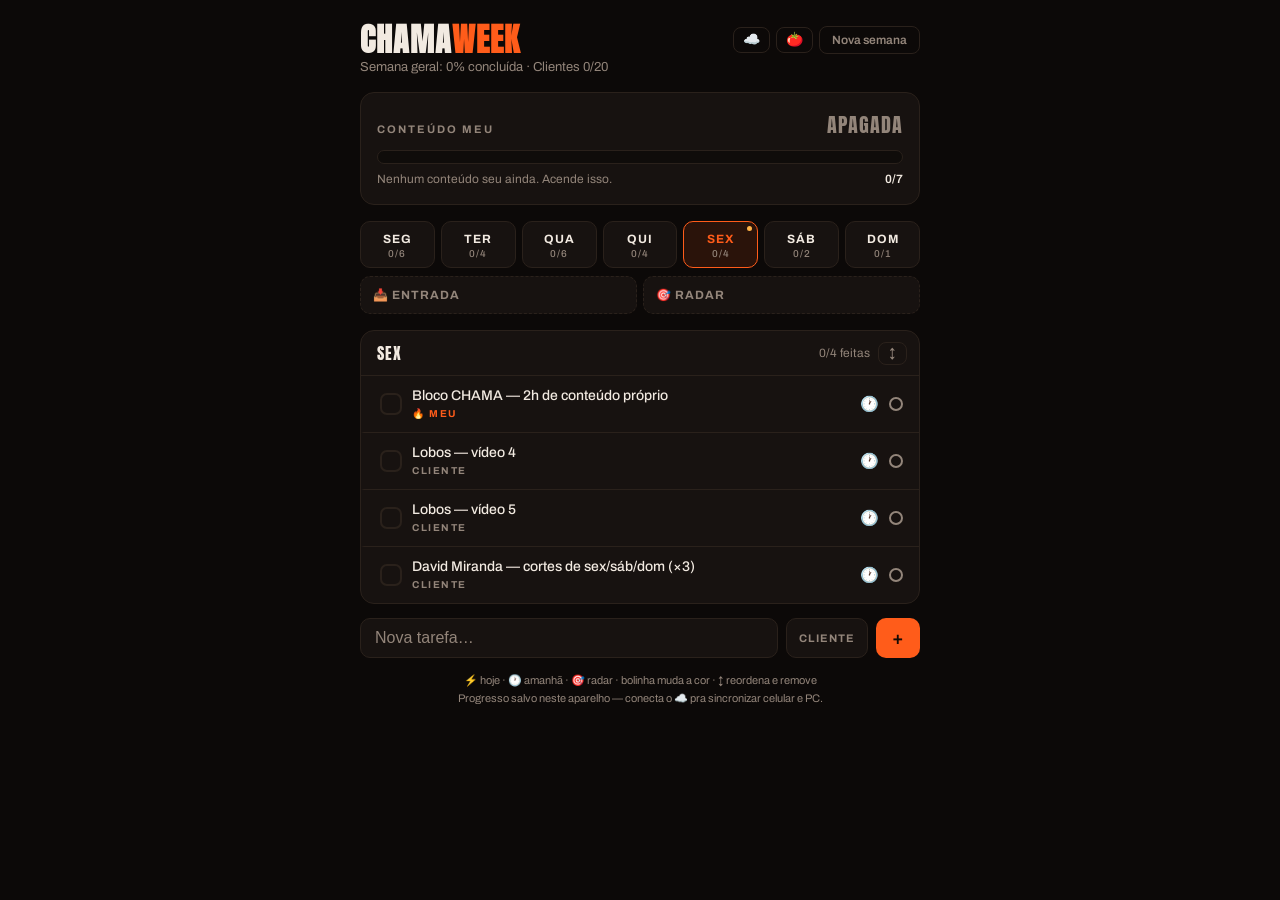
<file: chama-week_1.html>
<!DOCTYPE html>
<html lang="pt-BR">
<head>
<meta charset="UTF-8" />
<meta name="viewport" content="width=device-width, initial-scale=1, viewport-fit=cover" />
<title>CHAMAWEEK 🔥</title>
<meta name="apple-mobile-web-app-capable" content="yes" />
<meta name="apple-mobile-web-app-status-bar-style" content="black-translucent" />
<meta name="apple-mobile-web-app-title" content="CHAMAWEEK" />
<meta name="theme-color" content="#0C0908" />
<link rel="preconnect" href="https://fonts.googleapis.com" />
<link href="https://fonts.googleapis.com/css2?family=Anton&family=Archivo:wght@400;500;600;700&display=swap" rel="stylesheet" />
<style>
  :root{
    --bg:#0C0908; --card:#171210; --cardup:#1E1714; --border:#2A211B;
    --orange:#FF5C1A; --amber:#FFB347; --text:#F2EAE1; --muted:#93857A; --green:#7BC47F;
  }
  *{box-sizing:border-box; -webkit-tap-highlight-color:transparent;}
  body{margin:0; background:var(--bg); color:var(--text); font-family:'Archivo',sans-serif;
    padding:calc(env(safe-area-inset-top) + 24px) 16px calc(env(safe-area-inset-bottom) + 48px);}
  .wrap{max-width:560px; margin:0 auto;}
  button{cursor:pointer; font-family:'Archivo',sans-serif;}
  button:disabled{opacity:.3; cursor:default;}
  button:focus-visible,input:focus-visible,textarea:focus-visible{outline:2px solid var(--orange); outline-offset:2px;}
  input::placeholder,textarea::placeholder{color:var(--muted);}
  @media (prefers-reduced-motion: reduce){*{transition:none!important; animation:none!important;}}

  .header{display:flex; align-items:center; justify-content:space-between; margin-bottom:4px;}
  h1{font-family:'Anton',sans-serif; font-size:32px; letter-spacing:1px; margin:0; line-height:1;}
  h1 span{color:var(--orange);}
  .header-actions{display:flex; gap:6px; align-items:center;}
  .sub{color:var(--muted); font-size:13px; margin:0 0 18px;}

  .btn-ghost{background:transparent; border:1px solid var(--border); color:var(--muted);
    border-radius:8px; padding:6px 12px; font-size:12px; font-weight:600;}
  .btn-fire{background:var(--orange); border:none; color:#140A05; border-radius:8px;
    padding:6px 12px; font-size:12px; font-weight:700;}
  .btn-icon{background:transparent; border:1px solid var(--border); color:var(--muted);
    border-radius:8px; padding:5px 9px; font-size:14px; line-height:1;}
  .btn-icon.on{border-color:var(--orange); background:rgba(255,92,26,.12);}

  .meter{background:var(--card); border:1px solid var(--border); border-radius:14px;
    padding:16px 16px 18px; margin-bottom:16px;}
  .meter-top{display:flex; justify-content:space-between; align-items:baseline; margin-bottom:10px;}
  .meter-label{font-size:11px; font-weight:700; letter-spacing:2px; color:var(--muted);}
  .meter-nivel{font-family:'Anton',sans-serif; font-size:20px; letter-spacing:1px;}
  .meter-bar{height:14px; background:#0F0C0A; border-radius:99px; overflow:hidden; border:1px solid var(--border);}
  .meter-fill{height:100%; border-radius:99px; width:0%;
    background:linear-gradient(90deg, var(--amber), var(--orange) 60%, #FF2200);
    transition:width .5s cubic-bezier(.22,1,.36,1);}
  .meter-bottom{display:flex; justify-content:space-between; margin-top:8px;}
  .meter-msg{font-size:12px; color:var(--muted);}
  .meter-count{font-size:12px; font-weight:600;}

  /* Sync */
  .sync{background:var(--card); border:1px solid var(--border); border-radius:14px;
    padding:14px 16px 16px; margin-bottom:16px;}
  .sync label{display:block; font-size:11px; font-weight:700; letter-spacing:2px;
    color:var(--muted); margin-bottom:8px;}
  .sync p{font-size:12px; color:var(--muted); margin:0 0 10px; line-height:1.5;}
  .sync p a{color:var(--amber);}
  .sync-row{display:flex; gap:8px;}
  .sync-row input{flex:1; min-width:0; background:#0F0C0A; border:1px solid var(--border);
    border-radius:10px; padding:10px 12px; color:var(--text); font-size:16px; font-family:'Archivo',sans-serif;}
  .sync-status{font-size:12px; margin:10px 0 0;}
  .sync-status.ok{color:var(--green);}
  .sync-status.err{color:#FF4D4D;}
  .sync-status.info{color:var(--muted);}
  .sync-actions{display:flex; gap:8px; margin-top:10px;}

  /* Pomodoro */
  .pomo{background:var(--card); border:1px solid var(--border); border-radius:14px;
    padding:14px 16px 16px; margin-bottom:16px; text-align:center;}
  .pomo-modes{display:flex; gap:6px; justify-content:center; margin-bottom:8px;}
  .pomo-chip{background:transparent; border:1px solid var(--border); color:var(--muted);
    border-radius:99px; padding:4px 14px; font-size:11px; font-weight:700; letter-spacing:1px;}
  .pomo-chip.on{border-color:var(--orange); color:var(--orange); background:rgba(255,92,26,.12);}
  .pomo-time{font-family:'Anton',sans-serif; font-size:52px; letter-spacing:2px; line-height:1;
    color:var(--text); margin:6px 0 12px;}
  .pomo-time.running{color:var(--orange);}
  .pomo-btns{display:flex; gap:8px; justify-content:center;}
  .pomo-main{background:var(--orange); border:none; color:#140A05; border-radius:10px;
    padding:8px 26px; font-size:14px; font-weight:700;}
  .pomo-sec{background:transparent; border:1px solid var(--border); color:var(--muted);
    border-radius:10px; padding:8px 14px; font-size:14px;}

  .tabs{display:grid; grid-template-columns:repeat(7,1fr); gap:6px; margin-bottom:8px;}
  .tab{padding:10px 0 8px; border-radius:10px; border:1px solid var(--border); background:var(--card);
    color:var(--text); font-weight:700; font-size:12px; letter-spacing:1px; position:relative;}
  .tab.active{border-color:var(--orange); background:rgba(255,92,26,.12); color:var(--orange);}
  .tab.complete{color:var(--green);}
  .tab.active.complete{color:var(--orange);}
  .tab .count{font-size:10px; font-weight:500; color:var(--muted); margin-top:2px;}
  .tab .today{position:absolute; top:4px; right:5px; width:5px; height:5px; border-radius:99px; background:var(--amber);}

  .flow{display:grid; grid-template-columns:1fr 1fr; gap:6px; margin-bottom:16px;}
  .flow-bar{padding:11px 12px; border-radius:10px; border:1px dashed var(--border);
    background:var(--card); color:var(--muted); font-weight:700; font-size:12px; letter-spacing:1px;
    display:flex; justify-content:space-between; align-items:center;}
  .flow-bar.active{border:1px solid var(--orange); background:rgba(255,92,26,.12); color:var(--orange);}
  .flow-bar .count{font-weight:500; font-size:11px; color:var(--muted);}

  .notes-card{background:var(--card); border:1px solid var(--border); border-radius:14px;
    padding:14px 16px 16px; margin-bottom:14px;}
  .notes-card label{display:block; font-size:11px; font-weight:700; letter-spacing:2px;
    color:var(--muted); margin-bottom:8px;}
  .notes-card textarea{width:100%; min-height:100px; background:#0F0C0A; border:1px solid var(--border);
    border-radius:10px; padding:12px; color:var(--text); font-size:16px; font-family:'Archivo',sans-serif;
    resize:vertical; line-height:1.5;}
  .notes-hint{font-size:11px; color:var(--muted); margin:8px 0 0;}

  .list{background:var(--card); border:1px solid var(--border); border-radius:14px; overflow:hidden;}
  .list-head{padding:10px 12px 10px 16px; border-bottom:1px solid var(--border); display:flex;
    justify-content:space-between; align-items:center; gap:8px;}
  .list-head .dia{font-family:'Anton',sans-serif; font-size:16px; letter-spacing:1px;}
  .list-head-right{display:flex; align-items:center; gap:8px;}
  .list-head .prog{font-size:12px; color:var(--muted);}
  .order-btn{background:transparent; border:1px solid var(--border); color:var(--muted);
    border-radius:8px; padding:4px 10px; font-size:13px; line-height:1;}
  .order-btn.on{border-color:var(--orange); color:var(--orange); background:rgba(255,92,26,.12);}
  .empty{padding:26px 16px; text-align:center; color:var(--muted); font-size:14px; line-height:1.5;}

  .task{display:flex; align-items:center; gap:10px; padding:12px 12px 12px 16px;
    border-bottom:1px solid var(--border); border-left:3px solid transparent;}
  .task:last-child{border-bottom:none;}
  .check{width:22px; height:22px; min-width:22px; border-radius:7px; border:2px solid var(--border);
    background:transparent; color:#140A05; font-size:13px; font-weight:900;
    display:flex; align-items:center; justify-content:center; padding:0;}
  .task.done .check{border-color:var(--orange); background:var(--orange);}
  .task.done.cliente .check{border-color:var(--green); background:var(--green);}
  .task-body{flex:1; min-width:0;}
  .task-label{font-size:14px; font-weight:500; word-break:break-word;}
  .task.done .task-label{text-decoration:line-through; color:var(--muted);}
  .task-tag{font-size:10px; font-weight:700; letter-spacing:1.5px; color:var(--muted);}
  .task-tag.meu{color:var(--orange);}
  .task-actions{display:flex; gap:2px; align-items:center;}
  .act{background:transparent; border:none; color:var(--muted); font-size:15px; padding:5px 4px; line-height:1;
    border-radius:6px;}
  .act:hover{background:var(--cardup);}
  .act.raio{color:var(--amber);}
  .del{font-size:16px;}
  .dot{display:block; width:14px; height:14px; border-radius:99px; border:2px solid var(--muted);}
  .arrow{font-size:14px; padding:5px 7px;}

  .add{display:flex; gap:8px; margin-top:14px;}
  .add input{flex:1; min-width:0; background:var(--card); border:1px solid var(--border); border-radius:10px;
    padding:10px 14px; color:var(--text); font-size:16px;}
  .type-toggle{background:var(--card); border:1px solid var(--border); color:var(--muted);
    border-radius:10px; padding:0 12px; font-size:11px; font-weight:700; letter-spacing:1px;}
  .type-toggle.meu{background:rgba(255,92,26,.15); border-color:var(--orange); color:var(--orange);}
  .add-btn{background:var(--orange); border:none; color:#140A05; border-radius:10px;
    padding:0 16px; font-size:18px; font-weight:700;}

  .legend{color:var(--muted); font-size:11px; margin-top:14px; text-align:center; line-height:1.6;}
  .hidden{display:none;}
</style>
</head>
<body>
<div class="wrap">
  <div class="header">
    <h1>CHAMA<span>WEEK</span></h1>
    <div class="header-actions">
      <button class="btn-icon" id="syncBtn" onclick="syncToggleCard()" title="Sincronizar entre aparelhos" aria-label="Sincronizar">☁️</button>
      <button class="btn-icon" id="pomoBtn" onclick="pomoToggleCard()" title="Pomodoro" aria-label="Pomodoro">🍅</button>
      <span id="resetArea"><button class="btn-ghost" onclick="askReset()">Nova semana</button></span>
    </div>
  </div>
  <p class="sub" id="subLine"></p>

  <div class="sync hidden" id="syncCard">
    <label>☁️ SYNC ENTRE APARELHOS</label>
    <div id="syncBody"></div>
    <p class="sync-status info" id="syncStatus"></p>
  </div>

  <div class="pomo hidden" id="pomoCard">
    <div class="pomo-modes">
      <button class="pomo-chip on" id="chipFoco" onclick="pomoSetMode('foco')">FOCO · 25</button>
      <button class="pomo-chip" id="chipPausa" onclick="pomoSetMode('pausa')">PAUSA · 5</button>
    </div>
    <div class="pomo-time" id="pomoTime">25:00</div>
    <div class="pomo-btns">
      <button class="pomo-main" id="pomoMain" onclick="pomoStartPause()">Iniciar</button>
      <button class="pomo-sec" onclick="pomoReset()" title="Zerar">↺</button>
    </div>
  </div>

  <div class="meter">
    <div class="meter-top">
      <span class="meter-label">CONTEÚDO MEU</span>
      <span class="meter-nivel" id="nivelNome"></span>
    </div>
    <div class="meter-bar"><div class="meter-fill" id="meterFill"></div></div>
    <div class="meter-bottom">
      <span class="meter-msg" id="nivelMsg"></span>
      <span class="meter-count" id="meuCount"></span>
    </div>
  </div>

  <div class="tabs" id="tabs"></div>

  <div class="flow">
    <button class="flow-bar" id="inboxBar" onclick="setDia('inbox')">
      <span>📥 ENTRADA</span><span class="count" id="inboxCount"></span>
    </button>
    <button class="flow-bar" id="radarBar" onclick="setDia('radar')">
      <span>🎯 RADAR</span><span class="count" id="radarCount"></span>
    </button>
  </div>

  <div class="notes-card hidden" id="notesCard">
    <label for="notesArea">OBSERVAÇÕES DA SEMANA</label>
    <textarea id="notesArea" placeholder="Anota aqui o que vai moldar a semana: ideias, demandas soltas, gravações pendentes, recados de cliente…"></textarea>
    <p class="notes-hint">Salva sozinho enquanto você digita.</p>
  </div>

  <div class="list">
    <div class="list-head">
      <span class="dia" id="diaLabel"></span>
      <div class="list-head-right">
        <span class="prog" id="diaProg"></span>
        <button class="order-btn" id="orderBtn" onclick="toggleOrder()" title="Reordenar tarefas" aria-label="Reordenar tarefas">↕</button>
      </div>
    </div>
    <div id="taskList"></div>
  </div>

  <div class="add">
    <input id="novoInput" placeholder="Nova tarefa…" onkeydown="if(event.key==='Enter')adicionar()" />
    <button class="type-toggle" id="typeToggle" onclick="toggleTipo()">CLIENTE</button>
    <button class="add-btn" onclick="adicionar()" aria-label="Adicionar tarefa">+</button>
  </div>

  <p class="legend">⚡ hoje · 🕐 amanhã · 🎯 radar · bolinha muda a cor · ↕ reordena e remove<br/><span id="legendSync">Progresso salvo neste aparelho — conecta o ☁️ pra sincronizar celular e PC.</span></p>
</div>

<script>
const KEY = "chama-week-v1";
const SYNC_KEY = "chama-sync-v1";
const GIST_FILE = "chamaweek.json";
const DIAS = [
  {key:"seg", label:"SEG", idx:1},
  {key:"ter", label:"TER", idx:2},
  {key:"qua", label:"QUA", idx:3},
  {key:"qui", label:"QUI", idx:4},
  {key:"sex", label:"SEX", idx:5},
  {key:"sab", label:"SÁB", idx:6},
  {key:"dom", label:"DOM", idx:0},
];
const COLORS = [
  {k:"none",  v:null},
  {k:"red",   v:"#FF4D4D"},
  {k:"amber", v:"#FFB347"},
  {k:"purple",v:"#B48CFF"},
  {k:"blue",  v:"#5CA8FF"},
  {k:"green", v:"#7BC47F"},
];
const t = (label, type) => ({label, type, done:false, color:"none"});
const DEFAULT_DAYS = {
  seg:[
    t("Bloco CHAMA — 2h de conteúdo próprio","meu"),
    t("Lobos — vídeo 1","cliente"),
    t("Lobos — vídeo 2","cliente"),
    t("Lobos — vídeo 3","cliente"),
    t("David Miranda — corte de seg","cliente"),
    t("David Miranda — corte de ter (adiantado)","cliente"),
  ],
  ter:[
    t("Bloco CHAMA — 2h de conteúdo próprio","meu"),
    t("Bianca Franco — vídeo 1 (semana adiantada)","cliente"),
    t("Bianca Franco — vídeo 2","cliente"),
    t("Bianca Franco — vídeo 3","cliente"),
  ],
  qua:[
    t("Bloco CHAMA — 2h de conteúdo próprio","meu"),
    t("OWC — YouTube Evangelho Sem Filtro 1","cliente"),
    t("OWC — YouTube Evangelho Sem Filtro 2","cliente"),
    t("OWC — Kids","cliente"),
    t("David Miranda — corte de qua","cliente"),
    t("David Miranda — corte de qui (adiantado)","cliente"),
  ],
  qui:[
    t("Bloco CHAMA — 2h de conteúdo próprio","meu"),
    t("ADBUENO — corte 1","cliente"),
    t("ADBUENO — corte 2","cliente"),
    t("ADBUENO — corte 3","cliente"),
  ],
  sex:[
    t("Bloco CHAMA — 2h de conteúdo próprio","meu"),
    t("Lobos — vídeo 4","cliente"),
    t("Lobos — vídeo 5","cliente"),
    t("David Miranda — cortes de sex/sáb/dom (×3)","cliente"),
  ],
  sab:[
    t("Conferir postagens agendadas do fim de semana","cliente"),
    t("Livre: gravar conteúdo CHAMA se der vontade","meu"),
  ],
  dom:[t("Descanso + 15 min planejando a semana","meu")],
};

let state = null;
let dia = null;
let novoTipo = "cliente";
let notesTimer = null;
let orderMode = false;

function todayKey(){
  const f = DIAS.find(d => d.idx === new Date().getDay());
  return f ? f.key : "seg";
}
function tomorrowKey(){
  const f = DIAS.find(d => d.idx === (new Date().getDay()+1)%7);
  return f ? f.key : "seg";
}
dia = todayKey();

function freshState(){
  return { days: JSON.parse(JSON.stringify(DEFAULT_DAYS)), inbox: [], radar: [], notes: "", updatedAt: new Date().toISOString() };
}
function normalizeState(p){
  if(p && p.seg) return { days: p, inbox: [], radar: [], notes: "", updatedAt: p.updatedAt || new Date(0).toISOString() };
  if(p && p.days) return {
    days: p.days,
    inbox: p.inbox || p.extras || [],
    radar: p.radar || [],
    notes: p.notes || "",
    updatedAt: p.updatedAt || new Date(0).toISOString()
  };
  return null;
}

function load(){
  try{
    const raw = localStorage.getItem(KEY);
    if(!raw){ state = freshState(); return; }
    state = normalizeState(JSON.parse(raw)) || freshState();
  }catch(e){
    state = freshState();
  }
}
function save(){
  state.updatedAt = new Date().toISOString();
  try{ localStorage.setItem(KEY, JSON.stringify(state)); }catch(e){}
  schedulePush();
}
function saveLocalOnly(){
  try{ localStorage.setItem(KEY, JSON.stringify(state)); }catch(e){}
}

function nivelChama(pct){
  if(pct <= 0) return {nome:"APAGADA", cor:"var(--muted)", msg:"Nenhum conteúdo seu ainda. Acende isso."};
  if(pct < 34) return {nome:"ESTOPIM", cor:"var(--amber)", msg:"O estopim tá aceso. Não deixa apagar."};
  if(pct < 67) return {nome:"CHAMA", cor:"var(--orange)", msg:"Tá queimando. Mantém o ritmo."};
  if(pct < 100) return {nome:"PEGANDO FOGO", cor:"#FF3D00", msg:"Quase lá. Falta pouco."};
  return {nome:"DINAMITE 🧨", cor:"#FF2200", msg:"Semana 100% sua. É disso que eu tô falando."};
}

function esc(s){
  const d = document.createElement("div");
  d.textContent = s;
  return d.innerHTML;
}
function colorOf(task){
  const c = COLORS.find(c => c.k === (task.color || "none"));
  return c ? c.v : null;
}
function currentList(){
  if(dia === "inbox") return state.inbox;
  if(dia === "radar") return state.radar;
  return state.days[dia];
}

function render(){
  const all = [...Object.values(state.days).flat(), ...state.inbox, ...state.radar];
  const meu = all.filter(x => x.type === "meu");
  const cli = all.filter(x => x.type === "cliente");
  const meuDone = meu.filter(x => x.done).length;
  const cliDone = cli.filter(x => x.done).length;
  const allDone = all.filter(x => x.done).length;
  const pctMeu = meu.length ? Math.round(meuDone/meu.length*100) : 0;
  const pctTotal = all.length ? Math.round(allDone/all.length*100) : 0;
  const nivel = nivelChama(pctMeu);

  document.getElementById("subLine").textContent =
    "Semana geral: " + pctTotal + "% concluída · Clientes " + cliDone + "/" + cli.length;
  const nomeEl = document.getElementById("nivelNome");
  nomeEl.textContent = nivel.nome;
  nomeEl.style.color = nivel.cor;
  document.getElementById("meterFill").style.width = pctMeu + "%";
  document.getElementById("nivelMsg").textContent = nivel.msg;
  document.getElementById("meuCount").textContent = meuDone + "/" + meu.length;

  const hoje = new Date().getDay();
  document.getElementById("tabs").innerHTML = DIAS.map(d => {
    const tasks = state.days[d.key] || [];
    const done = tasks.filter(x => x.done).length;
    const complete = tasks.length > 0 && done === tasks.length;
    return '<button class="tab' + (dia===d.key?' active':'') + (complete?' complete':'') + '" onclick="setDia(\'' + d.key + '\')">' +
      d.label +
      (hoje===d.idx ? '<span class="today"></span>' : '') +
      '<div class="count">' + done + '/' + tasks.length + '</div></button>';
  }).join("");

  const isInbox = dia === "inbox";
  const isRadar = dia === "radar";
  document.getElementById("inboxBar").classList.toggle("active", isInbox);
  document.getElementById("radarBar").classList.toggle("active", isRadar);
  document.getElementById("inboxCount").textContent = state.inbox.length ? String(state.inbox.length) : "";
  const radarDone = state.radar.filter(x => x.done).length;
  document.getElementById("radarCount").textContent = state.radar.length ? radarDone + "/" + state.radar.length : "";

  document.getElementById("notesCard").classList.toggle("hidden", !isInbox);
  if(isInbox){
    const ta = document.getElementById("notesArea");
    if(document.activeElement !== ta) ta.value = state.notes;
  }

  const tarefas = currentList();
  const diaDone = tarefas.filter(x => x.done).length;
  document.getElementById("diaLabel").textContent =
    isInbox ? "CAIXA DE ENTRADA" : isRadar ? "NO RADAR ESSA SEMANA" : DIAS.find(d => d.key===dia).label;
  document.getElementById("diaProg").textContent = diaDone + "/" + tarefas.length + " feitas";
  document.getElementById("orderBtn").classList.toggle("on", orderMode);

  const hj = todayKey(), am = tomorrowKey();
  const listEl = document.getElementById("taskList");
  if(tarefas.length === 0){
    listEl.innerHTML = '<div class="empty">' +
      (isInbox
        ? "Caixa vazia. Chegou demanda nova? Joga aqui e depois organiza: ⚡ hoje, 🕐 amanhã ou 🎯 radar."
        : isRadar
        ? "Radar limpo. O que precisa sair essa semana mas ainda não tem dia certo? Deixa aqui pra não perder de vista."
        : "Dia livre. Adiciona uma tarefa abaixo se precisar.") +
      '</div>';
  } else {
    listEl.innerHTML = tarefas.map((task, i) => {
      let acts = '';
      if(orderMode){
        acts += '<button class="act arrow" onclick="moveUp(' + i + ')" title="Subir" aria-label="Subir"' + (i===0?' disabled':'') + '>▲</button>';
        acts += '<button class="act arrow" onclick="moveDown(' + i + ')" title="Descer" aria-label="Descer"' + (i===tarefas.length-1?' disabled':'') + '>▼</button>';
        acts += '<button class="act del" onclick="remover(' + i + ')" title="Remover" aria-label="Remover">×</button>';
      } else {
        if(dia !== hj) acts += '<button class="act raio" onclick="moveTask(' + i + ',\'' + hj + '\')" title="Fazer hoje" aria-label="Fazer hoje">⚡</button>';
        if(dia !== am) acts += '<button class="act" onclick="moveTask(' + i + ',\'' + am + '\')" title="Fazer amanhã" aria-label="Fazer amanhã">🕐</button>';
        if(isInbox) acts += '<button class="act" onclick="toRadar(' + i + ')" title="Mandar pro radar" aria-label="Mandar pro radar">🎯</button>';
        const cv0 = colorOf(task);
        acts += '<button class="act" onclick="cycleColor(' + i + ')" title="Mudar cor" aria-label="Mudar cor">' +
          '<span class="dot" style="' + (cv0 ? 'background:' + cv0 + '; border-color:' + cv0 + ';' : '') + '"></span></button>';
      }
      const cv = colorOf(task);
      const rowStyle = cv
        ? ' style="border-left-color:' + cv + '; background:linear-gradient(90deg, ' + cv + '1A, transparent 55%);"'
        : '';
      return '<div class="task' + (task.done?' done':'') + ' ' + task.type + '"' + rowStyle + '>' +
        '<button class="check" onclick="toggle(' + i + ')" aria-label="Marcar">' + (task.done?'✓':'') + '</button>' +
        '<div class="task-body">' +
          '<div class="task-label">' + esc(task.label) + '</div>' +
          '<span class="task-tag ' + task.type + '">' + (task.type==="meu"?"🔥 MEU":"CLIENTE") + '</span>' +
        '</div>' +
        '<div class="task-actions">' + acts + '</div>' +
      '</div>';
    }).join("");
  }

  document.getElementById("novoInput").placeholder =
    isInbox ? "Nova demanda que chegou…" : isRadar ? "Demanda da semana, sem dia…" : "Nova tarefa…";
}

function setDia(k){ dia = k; orderMode = false; render(); }
function toggleOrder(){ orderMode = !orderMode; render(); }
function toggle(i){ const l = currentList(); l[i].done = !l[i].done; save(); render(); }
function remover(i){ currentList().splice(i,1); save(); render(); }
function moveUp(i){
  if(i <= 0) return;
  const l = currentList();
  [l[i-1], l[i]] = [l[i], l[i-1]];
  save(); render();
}
function moveDown(i){
  const l = currentList();
  if(i >= l.length-1) return;
  [l[i+1], l[i]] = [l[i], l[i+1]];
  save(); render();
}
function cycleColor(i){
  const task = currentList()[i];
  const cur = COLORS.findIndex(c => c.k === (task.color || "none"));
  task.color = COLORS[(cur+1) % COLORS.length].k;
  save(); render();
}
function moveTask(i, targetKey){
  const l = currentList();
  const task = l.splice(i,1)[0];
  state.days[targetKey].push(task);
  save(); render();
}
function toRadar(i){
  const task = state.inbox.splice(i,1)[0];
  state.radar.push(task);
  save(); render();
}
function toggleTipo(){
  novoTipo = novoTipo === "meu" ? "cliente" : "meu";
  const b = document.getElementById("typeToggle");
  b.textContent = novoTipo === "meu" ? "🔥 MEU" : "CLIENTE";
  b.classList.toggle("meu", novoTipo === "meu");
}
function adicionar(){
  const input = document.getElementById("novoInput");
  const label = input.value.trim();
  if(!label) return;
  currentList().push(t(label, novoTipo));
  input.value = "";
  save(); render();
}
function askReset(){
  document.getElementById("resetArea").innerHTML =
    '<button class="btn-fire" onclick="novaSemana()">Zerar tudo</button> ' +
    '<button class="btn-ghost" onclick="cancelReset()">Voltar</button>';
}
function cancelReset(){
  document.getElementById("resetArea").innerHTML =
    '<button class="btn-ghost" onclick="askReset()">Nova semana</button>';
}
function novaSemana(){
  for(const k of Object.keys(state.days)) state.days[k].forEach(task => task.done = false);
  state.inbox.forEach(task => task.done = false);
  state.radar.forEach(task => task.done = false);
  save(); cancelReset(); render();
}

document.getElementById("notesArea").addEventListener("input", function(){
  state.notes = this.value;
  clearTimeout(notesTimer);
  notesTimer = setTimeout(save, 400);
});

/* ---------- Sync via GitHub Gist ---------- */
let syncCfg = null;
let pushTimer = null;
let syncing = false;

function syncLoadCfg(){
  try{
    const raw = localStorage.getItem(SYNC_KEY);
    syncCfg = raw ? JSON.parse(raw) : null;
  }catch(e){ syncCfg = null; }
}
function syncSaveCfg(){
  try{
    if(syncCfg) localStorage.setItem(SYNC_KEY, JSON.stringify(syncCfg));
    else localStorage.removeItem(SYNC_KEY);
  }catch(e){}
}
function setSyncStatus(msg, cls){
  const el = document.getElementById("syncStatus");
  el.textContent = msg;
  el.className = "sync-status " + (cls || "info");
}
function syncRenderCard(){
  const body = document.getElementById("syncBody");
  document.getElementById("syncBtn").classList.toggle("on", !!syncCfg);
  document.getElementById("legendSync").textContent = syncCfg
    ? "☁️ Sync ativo — marca num aparelho, aparece no outro."
    : "Progresso salvo neste aparelho — conecta o ☁️ pra sincronizar celular e PC.";
  if(!syncCfg){
    body.innerHTML =
      '<p>Usa tua conta do GitHub como nuvem. Cria um token em <a href="https://github.com/settings/tokens/new?scopes=gist&description=CHAMAWEEK" target="_blank" rel="noopener">github.com/settings/tokens</a> (marca só o escopo <b>gist</b>), cola aqui e conecta. Repete a conexão em cada aparelho com o mesmo token.</p>' +
      '<div class="sync-row">' +
        '<input id="tokenInput" type="password" placeholder="ghp_… (token do GitHub)" autocomplete="off" />' +
        '<button class="btn-fire" onclick="syncConnect()">Conectar</button>' +
      '</div>';
  } else {
    body.innerHTML =
      '<p>Conectado. Teus dados vivem num Gist secreto da tua conta.</p>' +
      '<div class="sync-actions">' +
        '<button class="btn-fire" onclick="syncNow()">Sincronizar agora</button>' +
        '<button class="btn-ghost" onclick="syncDisconnect()">Desconectar</button>' +
      '</div>';
  }
}
function syncToggleCard(){
  document.getElementById("syncCard").classList.toggle("hidden");
  syncRenderCard();
}
async function gh(path, opts){
  opts = opts || {};
  const res = await fetch("https://api.github.com" + path, {
    method: opts.method || "GET",
    headers: {
      "Authorization": "Bearer " + syncCfg.token,
      "Accept": "application/vnd.github+json",
      ...(opts.body ? {"Content-Type": "application/json"} : {})
    },
    body: opts.body ? JSON.stringify(opts.body) : undefined
  });
  if(!res.ok){
    const err = new Error("GitHub " + res.status);
    err.status = res.status;
    throw err;
  }
  return res.json();
}
async function syncConnect(){
  const token = document.getElementById("tokenInput").value.trim();
  if(!token){ setSyncStatus("Cola o token primeiro.", "err"); return; }
  syncCfg = { token: token, gistId: null };
  setSyncStatus("Conectando…", "info");
  try{
    // procura gist existente
    const gists = await gh("/gists?per_page=100");
    const found = gists.find(g => g.files && g.files[GIST_FILE]);
    if(found){
      syncCfg.gistId = found.id;
      syncSaveCfg();
      setSyncStatus("Gist encontrado. Puxando dados…", "info");
      await pullRemote(true);
    } else {
      const created = await gh("/gists", { method:"POST", body:{
        description: "CHAMAWEEK — dados do app (não apagar)",
        public: false,
        files: { [GIST_FILE]: { content: JSON.stringify(state) } }
      }});
      syncCfg.gistId = created.id;
      syncSaveCfg();
      setSyncStatus("Conectado ✓ Gist criado e dados enviados.", "ok");
    }
    syncRenderCard();
  }catch(e){
    syncCfg = null;
    syncSaveCfg();
    setSyncStatus(e.status === 401 ? "Token inválido ou sem escopo gist." : "Erro ao conectar. Tenta de novo.", "err");
    syncRenderCard();
  }
}
function syncDisconnect(){
  syncCfg = null;
  syncSaveCfg();
  setSyncStatus("Desconectado deste aparelho. O Gist continua na tua conta.", "info");
  syncRenderCard();
}
async function pullRemote(force){
  if(!syncCfg || !syncCfg.gistId || syncing) return;
  syncing = true;
  try{
    const g = await gh("/gists/" + syncCfg.gistId);
    const f = g.files && g.files[GIST_FILE];
    if(f && f.content){
      const remote = normalizeState(JSON.parse(f.content));
      if(remote && (force || (remote.updatedAt || "") > (state.updatedAt || ""))){
        state = remote;
        saveLocalOnly();
        render();
      }
    }
    setSyncStatus("Sincronizado ✓ " + new Date().toLocaleTimeString("pt-BR", {hour:"2-digit", minute:"2-digit"}), "ok");
  }catch(e){
    setSyncStatus("Falha ao puxar dados (offline?).", "err");
  }finally{
    syncing = false;
  }
}
async function pushRemote(){
  if(!syncCfg || !syncCfg.gistId) return;
  try{
    await gh("/gists/" + syncCfg.gistId, { method:"PATCH", body:{
      files: { [GIST_FILE]: { content: JSON.stringify(state) } }
    }});
    setSyncStatus("Sincronizado ✓ " + new Date().toLocaleTimeString("pt-BR", {hour:"2-digit", minute:"2-digit"}), "ok");
  }catch(e){
    setSyncStatus("Falha ao enviar (offline?). Tenta 'Sincronizar agora' depois.", "err");
  }
}
function schedulePush(){
  if(!syncCfg || !syncCfg.gistId) return;
  clearTimeout(pushTimer);
  pushTimer = setTimeout(pushRemote, 1500);
}
async function syncNow(){
  setSyncStatus("Sincronizando…", "info");
  await pullRemote(false);
  await pushRemote();
}
document.addEventListener("visibilitychange", () => {
  if(document.visibilityState === "visible") pullRemote(false);
});

/* ---------- Pomodoro ---------- */
const POMO_DUR = { foco: 25*60, pausa: 5*60 };
let pomo = { mode:"foco", remaining: POMO_DUR.foco, running:false, timer:null };

function fmt(s){
  const m = Math.floor(s/60), ss = s%60;
  return String(m).padStart(2,"0") + ":" + String(ss).padStart(2,"0");
}
function pomoRender(){
  const el = document.getElementById("pomoTime");
  el.textContent = fmt(pomo.remaining);
  el.classList.toggle("running", pomo.running);
  document.getElementById("pomoMain").textContent = pomo.running ? "Pausar" : "Iniciar";
  document.getElementById("chipFoco").classList.toggle("on", pomo.mode==="foco");
  document.getElementById("chipPausa").classList.toggle("on", pomo.mode==="pausa");
  document.getElementById("pomoBtn").classList.toggle("on", pomo.running);
  document.title = pomo.running
    ? fmt(pomo.remaining) + (pomo.mode==="foco" ? " 🔥 FOCO" : " ☕ PAUSA") + " — CHAMAWEEK"
    : "CHAMAWEEK 🔥";
}
function pomoToggleCard(){
  document.getElementById("pomoCard").classList.toggle("hidden");
}
function pomoSetMode(m){
  pomo.mode = m;
  pomo.remaining = POMO_DUR[m];
  pomoStop();
  pomoRender();
}
function pomoStop(){
  pomo.running = false;
  if(pomo.timer){ clearInterval(pomo.timer); pomo.timer = null; }
}
function pomoStartPause(){
  if(pomo.running){ pomoStop(); pomoRender(); return; }
  pomo.running = true;
  pomo.timer = setInterval(() => {
    pomo.remaining--;
    if(pomo.remaining <= 0){
      pomoStop();
      beep();
      pomo.mode = pomo.mode === "foco" ? "pausa" : "foco";
      pomo.remaining = POMO_DUR[pomo.mode];
      if(pomo.mode === "pausa"){
        pomoStartPause();
        return;
      }
    }
    pomoRender();
  }, 1000);
  pomoRender();
}
function pomoReset(){
  pomoStop();
  pomo.remaining = POMO_DUR[pomo.mode];
  pomoRender();
}
function beep(){
  try{
    const ctx = new (window.AudioContext || window.webkitAudioContext)();
    const notes = [880, 1108, 1318];
    notes.forEach((f, i) => {
      const o = ctx.createOscillator();
      const g = ctx.createGain();
      o.frequency.value = f;
      o.type = "sine";
      g.gain.setValueAtTime(0.001, ctx.currentTime + i*0.18);
      g.gain.exponentialRampToValueAtTime(0.25, ctx.currentTime + i*0.18 + 0.02);
      g.gain.exponentialRampToValueAtTime(0.001, ctx.currentTime + i*0.18 + 0.16);
      o.connect(g); g.connect(ctx.destination);
      o.start(ctx.currentTime + i*0.18);
      o.stop(ctx.currentTime + i*0.18 + 0.2);
    });
  }catch(e){}
}

load();
syncLoadCfg();
render();
syncRenderCard();
pomoRender();
if(syncCfg && syncCfg.gistId) pullRemote(false);
</script>
</body>
</html>
</file>
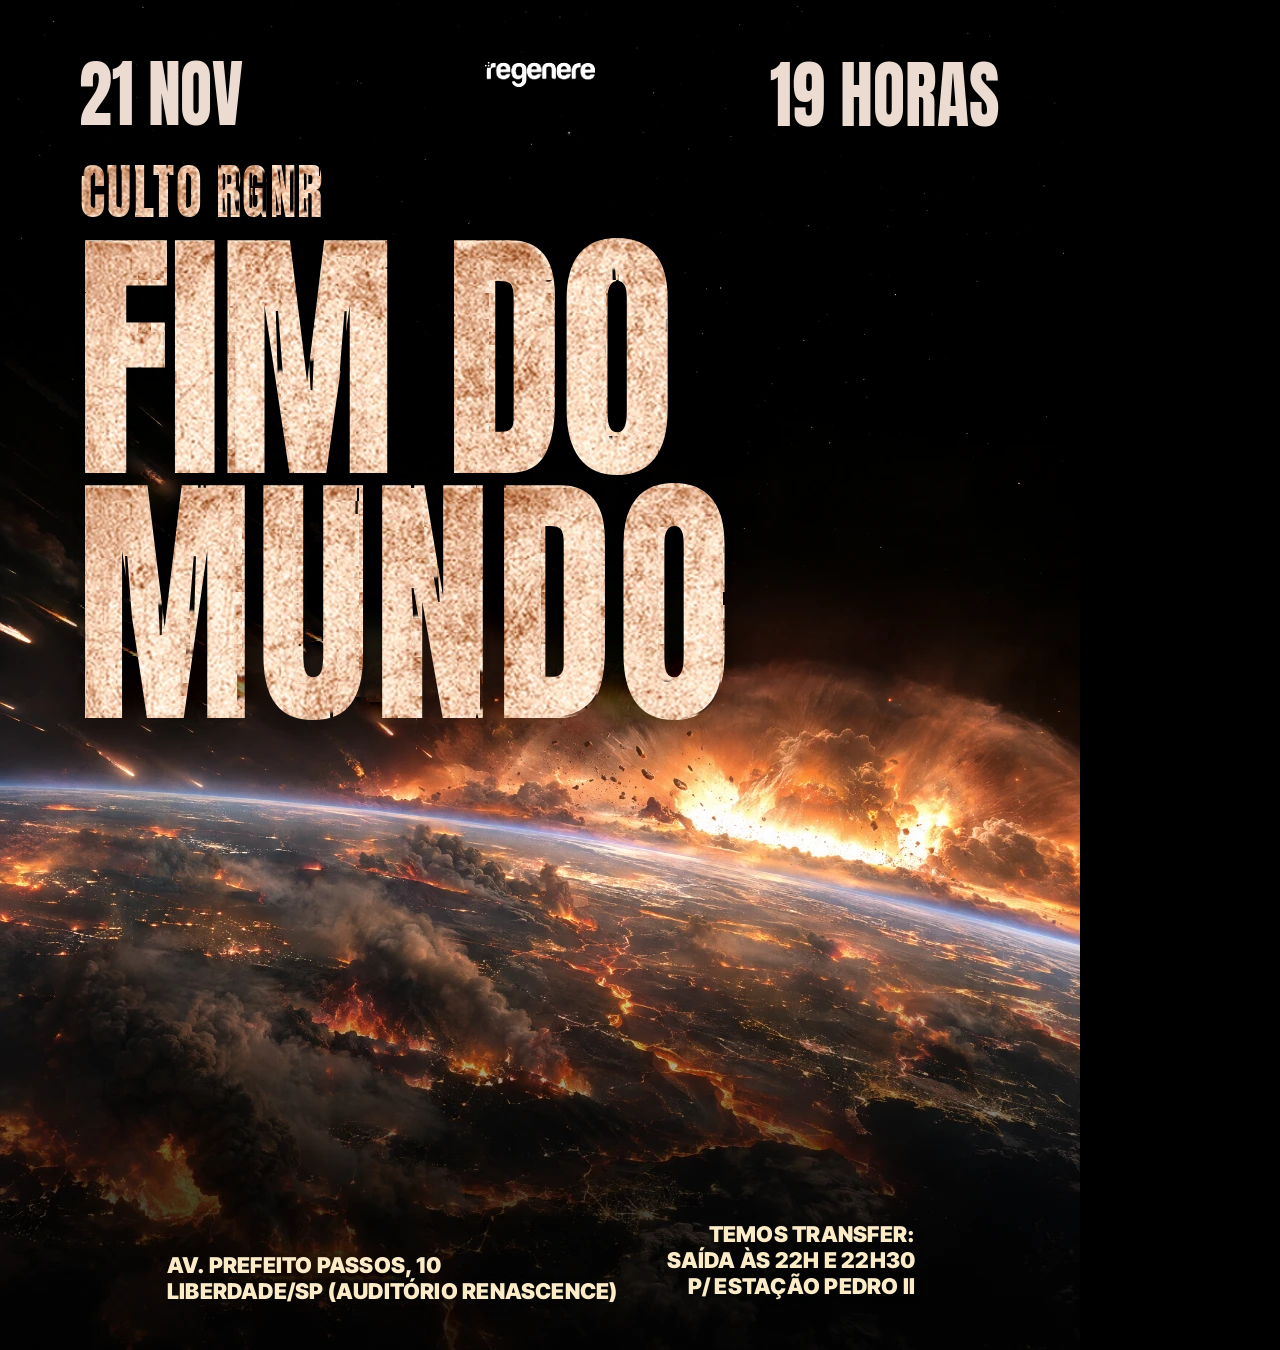
<file: artes/fim-do-mundo/src/fim-do-mundo.html>
<!doctype html>
<html lang="pt-BR">
<head>
<meta charset="utf-8">
<title>Culto RGNR — Fim do Mundo (reconstrução editável)</title>
<link href="https://fonts.googleapis.com/css2?family=Anton&family=Inter+Tight:wght@900&display=swap" rel="stylesheet">
<script src="medidas.js"></script>
<style>
  * { margin: 0; padding: 0; }
  html, body { width: 1080px; height: 1350px; overflow: hidden; background: #000; }
  svg { display: block; }
  /* exportação PSD: cada camada é fotografada sozinha, com fundo transparente */
  html.iso, html.iso body { background: transparent !important; }
</style>
</head>
<body>
<svg id="art" width="1080" height="1350" viewBox="0 0 1080 1350" xmlns="http://www.w3.org/2000/svg"></svg>
<script>
// Fontes livres mais próximas da arte original (o título parece Tusker Grotesk, que não está disponível aqui):
// condensada = Anton estreitada a 88%; rodapé = Inter Tight Black.
const W = 1080, H = 1350, NS = 'http://www.w3.org/2000/svg';
const COND = { family: 'Anton', ps: 'Anton-Regular', weight: 400, hscale: 0.88 };
const GROT = { family: 'Inter Tight', ps: 'InterTight-Black', weight: 900, hscale: 1 };
const BLOCKS = [ // ordem de cima para baixo no painel de camadas
  { id: 'data', name: '21 NOV', font: COND, align: 'left', color: 'creme' },
  { id: 'hora', name: '19 HORAS', font: COND, align: 'right', color: 'creme' },
  { id: 'culto', name: 'CULTO RGNR', font: COND, align: 'left', color: 'titulo', texture: true },
  { id: 'titulo', name: 'FIM DO MUNDO', font: COND, align: 'left', color: 'titulo', texture: true },
  { id: 'endereco', name: 'Endereço', font: GROT, align: 'left', color: 'rodape' },
  { id: 'transfer', name: 'Transfer', font: GROT, align: 'right', color: 'rodape' },
];
const el = (tag, attrs, parent) => { const e = document.createElementNS(NS, tag); for (const k in attrs) e.setAttribute(k, attrs[k]); if (parent) parent.appendChild(e); return e; };
const ctx = document.createElement('canvas').getContext('2d');
const measure = (text, f, size, ls) => { ctx.font = `${f.weight} ${size}px "${f.family}"`; ctx.letterSpacing = `${ls}px`; return ctx.measureText(text); };

(async () => {
  await Promise.all([document.fonts.load('400 100px Anton', 'SÁBADO'), document.fonts.load('900 22px "Inter Tight"', 'SÁBADO')]);
  await document.fonts.ready;
  const med = window.MED;
  const svg = document.getElementById('art');
  const defs = el('defs', {}, svg);
  el('image', { href: 'fundo.png', x: 0, y: 0, width: W, height: H, 'data-layer': 'fundo' }, svg);
  el('image', { href: 'logo-regenere.png', x: 476, y: 54, width: 128, height: 38, 'data-layer': 'logo' }, svg);

  const PSD = (window.__PSD = { W, H, blocks: [] });
  for (const b of BLOCKS) {
    const lines = med.lines.filter(l => l.block === b.id);
    const f = b.font, s = f.hscale;
    // tamanho pela altura das maiúsculas
    const capR = measure('H', f, 1000, 0).actualBoundingBoxAscent / 1000;
    const size = lines.reduce((a, l) => a + (l.base - l.capTop), 0) / lines.length / capR;
    // espaçamento (em) de cada linha para fechar a largura de tinta do original
    const fitted = lines.map(l => {
      const m0 = measure(l.text, f, size, 0);
      const w0 = m0.actualBoundingBoxLeft + m0.actualBoundingBoxRight;
      const n = [...l.text].length;
      const t = ((l.inkR - l.inkL) / s - w0) / ((n - 1) * size);
      return { ...l, t };
    });
    // no rodapé o espaçamento é um só por bloco (média); no título cada linha tem o seu
    const shared = f === GROT;
    const tMean = fitted.reduce((a, l) => a + l.t, 0) / fitted.length;
    fitted.forEach(l => { if (shared) l.t = tMean; l.ls = l.t * size; });
    // âncora do bloco (Photoshop: esquerda = origem da linha; direita = fim da linha, incluindo o espaçamento final)
    const anchors = fitted.map(l => {
      const m = measure(l.text, f, size, l.ls);
      return b.align === 'left' ? l.inkL + m.actualBoundingBoxLeft * s : l.inkR - m.actualBoundingBoxRight * s + m.width * s;
    }).sort((a, c) => a - c);
    const anchor = anchors[Math.floor(anchors.length / 2)];
    const base0 = fitted[0].base;
    const leading = fitted.length > 1 ? (fitted[fitted.length - 1].base - base0) / (fitted.length - 1) : 0;
    const color = med.cores[b.color];

    const g = el('g', { 'data-layer': b.id + (b.texture ? '-textura-final' : '') }, svg);
    const solid = el('g', { 'data-layer': b.id + '-texto', fill: color }, b.texture ? null : g);
    fitted.forEach((l, i) => {
      const m = measure(l.text, f, size, l.ls);
      const x = b.align === 'left' ? anchor : anchor - m.width * s;
      const y = base0 + i * leading;
      const t = el('text', { x, y, 'font-family': f.family, 'font-weight': f.weight, 'font-size': size.toFixed(3),
        'letter-spacing': l.ls.toFixed(3), transform: `translate(${x} 0) scale(${s} 1) translate(${-x} 0)` }, solid);
      t.textContent = l.text;
    });
    if (b.texture) {
      // texto vazado na textura (no PSD: textura em máscara de recorte sobre a camada de texto)
      const mask = el('mask', { id: 'm-' + b.id, maskUnits: 'userSpaceOnUse', x: 0, y: 0, width: W, height: H }, defs);
      const mtxt = solid.cloneNode(true); mtxt.removeAttribute('data-layer'); mtxt.setAttribute('fill', '#fff'); mask.appendChild(mtxt);
      el('image', { href: 'textura.png', x: 0, y: 0, width: W, height: H, mask: `url(#m-${b.id})` }, g);
      solid.setAttribute('visibility', 'hidden');
      svg.appendChild(solid);
    }
    PSD.blocks.push({ id: b.id, name: b.name, font: f.ps, size, hscale: s, color, align: b.align, anchor, base0, leading,
      texture: !!b.texture, lines: fitted.map(l => ({ text: l.text, tracking: Math.round(l.t * 1000) })) });
  }
  el('image', { href: 'textura.png', x: 0, y: 0, width: W, height: H, 'data-layer': 'textura', visibility: 'hidden' }, svg);
  window.__ready = true;
})();
</script>
</body>
</html>
</file>
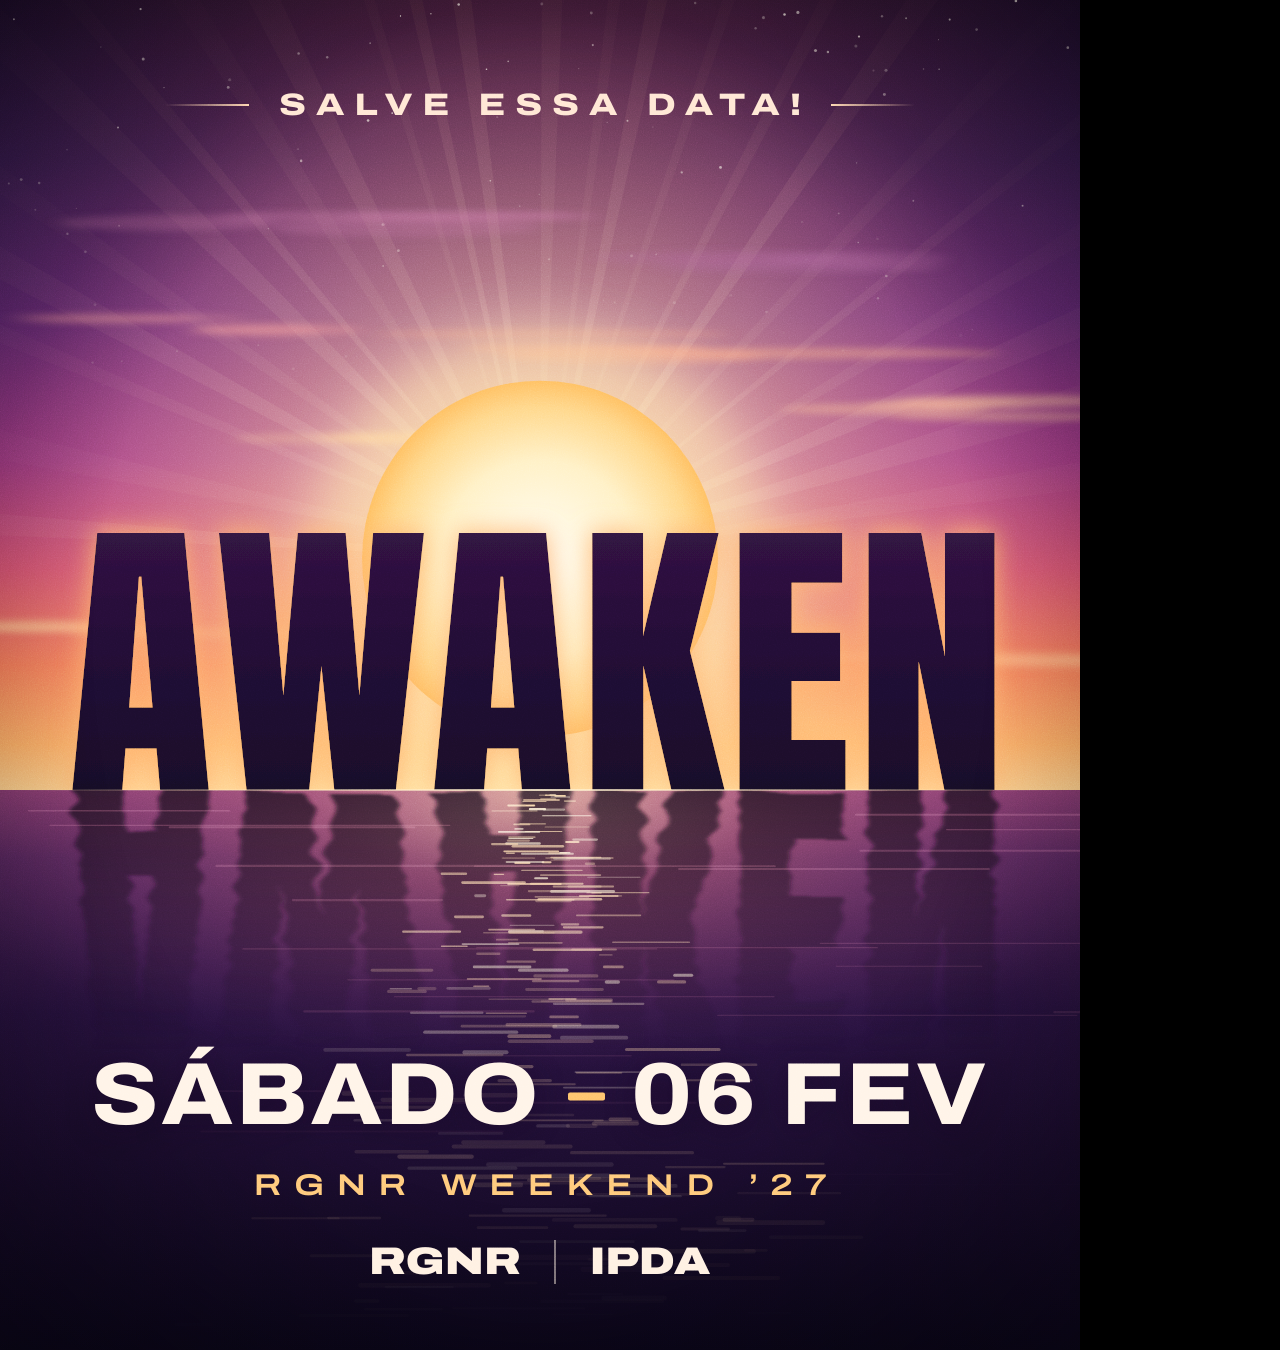
<file: artes/wknd27/src/01-horizonte.html>
<!doctype html>
<html lang="pt-BR">
<head>
<meta charset="utf-8">
<title>WKND '27 — 01 Horizonte</title>
<link href="https://fonts.googleapis.com/css2?family=Anton&family=Archivo:wdth,wght@62..125,100..900&display=swap" rel="stylesheet">
<link rel="stylesheet" href="shared.css">
<script src="shared.js"></script>
<style>
  :root { --ink: #FFF1E2; --logo-h: 48px; --grain: .24; }
  .kicker { position: absolute; left: 0; right: 0; display: flex; align-items: center; justify-content: center; gap: 30px;
    font-family: 'Archivo'; font-weight: 800; font-stretch: 125%; font-size: 31px; letter-spacing: .32em; color: #FFE7D4; }
  .kicker span { margin-right: -.32em; }
  .kicker i { display: block; width: 84px; height: 2px; background: linear-gradient(90deg, rgba(255,215,176,0), #FFD7B0); }
  .kicker i:last-child { transform: scaleX(-1); }
  .info { position: absolute; left: 0; right: 0; text-align: center; color: #FFF4E8; }
  .date { display: inline-block; font-family: 'Archivo'; font-weight: 800; font-stretch: 110%; font-size: 88px; letter-spacing: .03em; line-height: 1;
    text-shadow: 0 4px 30px rgba(20, 6, 30, .45); }
  .date .dash { display: inline-block; width: .42em; height: .085em; background: #FFC36B; vertical-align: middle; margin: 0 .3em; transform: translateY(-.05em); border-radius: 2px; }
  .event { margin-top: 30px; font-family: 'Archivo'; font-weight: 600; font-stretch: 125%; font-size: 30px; letter-spacing: .42em; color: #FFC979; }
  .event span { margin-right: -.42em; }
  #logos { position: absolute; left: 0; right: 0; }
  html[data-format=story] .kicker { font-size: 36px; }
  html[data-format=story] .date { font-size: 96px; }
  html[data-format=story] .event { font-size: 32px; margin-top: 34px; }
  html[data-format=story] { --logo-h: 52px; }
</style>
</head>
<body>
<div class="canvas" id="c">
  <svg class="layer" id="scene"></svg>
  <div class="kicker" id="kicker"><i></i><span>SALVE ESSA DATA!</span><i></i></div>
  <div class="info" id="info">
    <div class="date" id="date">SÁBADO<span class="dash"></span>06 FEV</div>
    <div class="event"><span>RGNR WEEKEND ’27</span></div>
  </div>
  <div class="logos" id="logos"><div class="logo" data-logo="rgnr">RGNR</div><span class="sep"></span><div class="logo" data-logo="ipda">IPDA</div></div>
</div>
<script>
ART.ready(async () => {
  const { W, H, svg, rand, range } = ART;
  const P = ART.pick(
    { horizon: 790, titleW: 944, sunR: 178, kicker: 88, info: 1052, logos: 1238 },
    { horizon: 1110, titleW: 960, sunR: 206, kicker: 296, info: 1402, logos: 1622 }
  );
  const hz = P.horizon;
  const s = document.getElementById('scene');
  s.setAttribute('viewBox', `0 0 ${W} ${H}`);
  const defs = svg('defs', {}, s);
  const grad = (tag, id, attrs, stops) => {
    const g = svg(tag, Object.assign({ id }, attrs), defs);
    stops.forEach(([o, c, a = 1]) => svg('stop', { offset: o, 'stop-color': c, 'stop-opacity': a }, g));
    return g;
  };

  // --- título (medido primeiro para posicionar o sol) ---
  const title = svg('text', { x: W / 2, y: hz, 'text-anchor': 'middle', 'font-family': 'Anton', 'font-size': 300, 'letter-spacing': 6 }, s);
  title.textContent = 'AWAKEN';
  ART.fitWidth(title, P.titleW);
  const fs = parseFloat(title.getAttribute('font-size'));
  const cap = ART.capTop('AWAKEN', `${fs}px Anton`).ascent;
  const sunY = hz - cap * 0.9;
  s.removeChild(title);

  // --- céu ---
  grad('linearGradient', 'sky', { x1: 0, y1: 0, x2: 0, y2: 1 }, [
    [0, '#090620'], [.2, '#170F42'], [.4, '#3A1764'], [.58, '#7E2672'], [.72, '#C9405F'], [.84, '#F46E45'], [.94, '#FFA654'], [1, '#FFCB7E']]);
  svg('rect', { x: 0, y: 0, width: W, height: hz + 2, fill: 'url(#sky)' }, s);

  // estrelas sumindo com o amanhecer
  const stars = svg('g', {}, s);
  for (let i = 0; i < 110; i++) {
    const y = Math.pow(rand(), 1.4) * hz * 0.55, x = range(0, W);
    const o = (1 - y / (hz * 0.55)) * range(.2, .95);
    svg('circle', { cx: x.toFixed(1), cy: y.toFixed(1), r: range(.5, 1.6).toFixed(2), fill: '#FFF6E8', opacity: o.toFixed(3) }, stars);
  }

  // raios de luz
  svg('clipPath', { id: 'above' }, defs).appendChild(svg('rect', { x: 0, y: 0, width: W, height: hz }));
  grad('radialGradient', 'rayg', { cx: W / 2, cy: sunY, r: H * 0.62, gradientUnits: 'userSpaceOnUse' }, [[0, '#FFE9C6', .42], [.35, '#FFC68E', .14], [.75, '#FFB070', .03], [1, '#FFB070', 0]]);
  const rays = svg('g', { 'clip-path': 'url(#above)', style: 'mix-blend-mode:screen' }, s);
  let a = Math.PI * 1.02;
  while (a < Math.PI * 1.98) {
    const w = range(.006, .028), R = H * 1.2;
    const p = (t) => `${(W / 2 + R * Math.cos(t)).toFixed(1)},${(sunY + R * Math.sin(t)).toFixed(1)}`;
    svg('path', { d: `M${W / 2},${sunY} L${p(a - w)} L${p(a + w)} Z`, fill: 'url(#rayg)', opacity: range(.35, 1).toFixed(2) }, rays);
    a += w * 2 + range(.05, .14);
  }

  // brilho geral do amanhecer
  grad('radialGradient', 'glow', { cx: W / 2, cy: sunY, r: W * 0.98, gradientUnits: 'userSpaceOnUse' }, [
    [0, '#FFF6DE', 1], [.1, '#FFDFA2', .95], [.28, '#FFA463', .6], [.52, '#EC5A69', .25], [1, '#7E2672', 0]]);
  svg('rect', { x: 0, y: 0, width: W, height: hz, fill: 'url(#glow)', style: 'mix-blend-mode:screen' }, s);

  // nuvens finas (estratos) iluminadas por baixo
  const cb = svg('filter', { id: 'cblur', x: '-20%', y: '-200%', width: '140%', height: '500%' }, defs);
  svg('feGaussianBlur', { stdDeviation: '9 3.5' }, cb);
  const clouds = svg('g', { filter: 'url(#cblur)' }, s);
  const strata = [
    [sunY - 330, .30, 520, 9, '#C97AA6', .45], [sunY - 300, .74, 380, 7, '#B26A9E', .4],
    [sunY - 236, .18, 300, 6, '#F29A9C', .5], [sunY - 212, .62, 640, 10, '#FFB08E', .55],
    [sunY - 150, .86, 330, 7, '#FFC39A', .6], [sunY - 122, .38, 420, 6, '#FFD2A2', .55],
    [sunY + 70, .12, 360, 6, '#FFC891', .5], [sunY + 96, .88, 400, 7, '#FFBE8A', .5],
  ];
  if (ART.story) strata.push([sunY - 470, .22, 560, 10, '#9C5C98', .35], [sunY - 420, .8, 420, 8, '#A9649C', .35], [sunY - 560, .5, 380, 7, '#7E4C8C', .3]);
  strata.forEach(([y, xf, w, h, c, o]) => {
    for (let k = 0; k < 4; k++) {
      svg('ellipse', { cx: W * xf + range(-w * .3, w * .3), cy: y + range(-h * 1.4, h * 1.4), rx: w / 2 * range(.35, .8), ry: h * range(.5, 1.1), fill: c, opacity: (o * range(.45, .9)).toFixed(2) }, clouds);
    }
  });

  // sol
  const sf = svg('filter', { id: 'sunblur', x: '-50%', y: '-50%', width: '200%', height: '200%' }, defs);
  svg('feGaussianBlur', { stdDeviation: 26 }, sf);
  svg('circle', { cx: W / 2, cy: sunY, r: P.sunR * 1.28, fill: '#FFE3A6', opacity: .55, filter: 'url(#sunblur)' }, s);
  grad('radialGradient', 'sunfill', {}, [[0, '#FFFEF6'], [.55, '#FFF1C6'], [.85, '#FFD789'], [1, '#FFC062']]);
  svg('circle', { cx: W / 2, cy: sunY, r: P.sunR, fill: 'url(#sunfill)' }, s);

  // letras em silhueta, contraluz
  grad('linearGradient', 'letter', { x1: 0, y1: 0, x2: 0, y2: 1 }, [[0, '#3C1748'], [.5, '#200C33'], [1, '#12071F']]);
  const rim = svg('filter', { id: 'rim', x: '-10%', y: '-30%', width: '120%', height: '160%' }, defs);
  svg('feMorphology', { in: 'SourceAlpha', operator: 'dilate', radius: 1.5, result: 'd' }, rim);
  svg('feGaussianBlur', { in: 'd', stdDeviation: 12, result: 'b' }, rim);
  svg('feFlood', { 'flood-color': '#FFB36E', 'flood-opacity': .85 }, rim);
  svg('feComposite', { in2: 'b', operator: 'in', result: 'g' }, rim);
  const mg = svg('feMerge', {}, rim);
  svg('feMergeNode', { in: 'g' }, mg); svg('feMergeNode', { in: 'SourceGraphic' }, mg);
  title.setAttribute('fill', 'url(#letter)');
  title.setAttribute('filter', 'url(#rim)');
  s.appendChild(title);

  // mar
  grad('linearGradient', 'sea', { x1: 0, y1: 0, x2: 0, y2: 1 }, [[0, '#7A3467'], [.12, '#4E2257'], [.4, '#28123F'], [1, '#0B0619']]);
  svg('rect', { x: 0, y: hz, width: W, height: H - hz, fill: 'url(#sea)' }, s);
  grad('radialGradient', 'seaglow', { cx: W / 2, cy: hz, r: W * 0.62, gradientUnits: 'userSpaceOnUse', gradientTransform: `translate(0 ${hz}) scale(1 .42) translate(0 ${-hz})` }, [
    [0, '#FFC77E', .75], [.35, '#F0785A', .35], [1, '#7A3467', 0]]);
  svg('rect', { x: 0, y: hz, width: W, height: H - hz, fill: 'url(#seaglow)', style: 'mix-blend-mode:screen' }, s);

  // reflexo das letras com ondulação
  const rp = svg('filter', { id: 'ripple', x: '-5%', y: '-5%', width: '110%', height: '110%' }, defs);
  svg('feTurbulence', { type: 'fractalNoise', baseFrequency: '0.008 0.075', numOctaves: 1, seed: 4, result: 'n' }, rp);
  svg('feDisplacementMap', { in: 'SourceGraphic', in2: 'n', scale: 22, xChannelSelector: 'R', yChannelSelector: 'G', result: 'dm' }, rp);
  svg('feGaussianBlur', { in: 'dm', stdDeviation: '2.2 0.8' }, rp);
  grad('linearGradient', 'rfade', { x1: 0, y1: hz, x2: 0, y2: hz + cap * 1.05, gradientUnits: 'userSpaceOnUse' }, [[0, '#fff', .75], [.6, '#fff', .25], [1, '#fff', 0]]);
  svg('mask', { id: 'rmask', maskUnits: 'userSpaceOnUse', x: 0, y: hz, width: W, height: H - hz }, defs)
    .appendChild(svg('rect', { x: 0, y: hz, width: W, height: H - hz, fill: 'url(#rfade)' }));
  const rg = svg('g', { mask: 'url(#rmask)', filter: 'url(#ripple)' }, s);
  const refl = title.cloneNode(true);
  refl.removeAttribute('filter');
  refl.setAttribute('fill', '#14081F');
  refl.setAttribute('transform', `translate(0 ${2 * hz}) scale(1 -1)`);
  rg.appendChild(refl);

  // brilho do sol na água
  const gl = svg('g', { style: 'mix-blend-mode:screen' }, s);
  for (let i = 0; i < 210; i++) {
    const t = Math.pow(rand(), 1.25);
    const y = hz + 4 + t * (H - hz - 4);
    const spread = 40 + t * 380;
    const x = W / 2 + (rand() - .5) * 2 * spread * Math.sqrt(rand());
    const w = range(14, 90) * (.5 + t * 1.4), h = range(1.2, 3.2) * (.7 + t * 1.2);
    const o = Math.pow(1 - t, 1.6) * range(.3, .95);
    svg('rect', { x: (x - w / 2).toFixed(1), y: y.toFixed(1), width: w.toFixed(1), height: h.toFixed(1), rx: h / 2, fill: i % 4 ? '#FFD596' : '#FFF0CC', opacity: o.toFixed(3) }, gl);
  }
  // reflexos rosados longos
  for (let i = 0; i < 26; i++) {
    const t = rand();
    const y = hz + 10 + t * (H - hz) * .7, w = range(120, 420);
    svg('rect', { x: range(-60, W), y, width: w, height: range(1, 2.4), rx: 1, fill: '#F08AA0', opacity: ((1 - t) * .25).toFixed(3) }, gl);
  }

  // linha do horizonte
  grad('linearGradient', 'hzl', { x1: 0, y1: 0, x2: 1, y2: 0 }, [[0, '#FFE2A8', 0], [.5, '#FFF1D0', 1], [1, '#FFE2A8', 0]]);
  svg('rect', { x: 0, y: hz - 1, width: W, height: 2, fill: 'url(#hzl)', opacity: .85 }, s);

  // vinheta
  grad('radialGradient', 'vig', { cx: .5, cy: .48, r: .75 }, [[.55, '#000', 0], [1, '#05020C', .55]]);
  svg('rect', { x: 0, y: 0, width: W, height: H, fill: 'url(#vig)' }, s);

  // textos
  document.getElementById('kicker').style.top = P.kicker + 'px';
  document.getElementById('info').style.top = P.info + 'px';
  document.getElementById('logos').style.top = P.logos + 'px';
  const date = document.getElementById('date');
  if (date.getBoundingClientRect().width > W - 140) ART.fitWidth(date, W - 140);

  ART.grain(document.getElementById('c'));
}, ['300px Anton', '800 88px Archivo']);
</script>
</body>
</html>
</file>
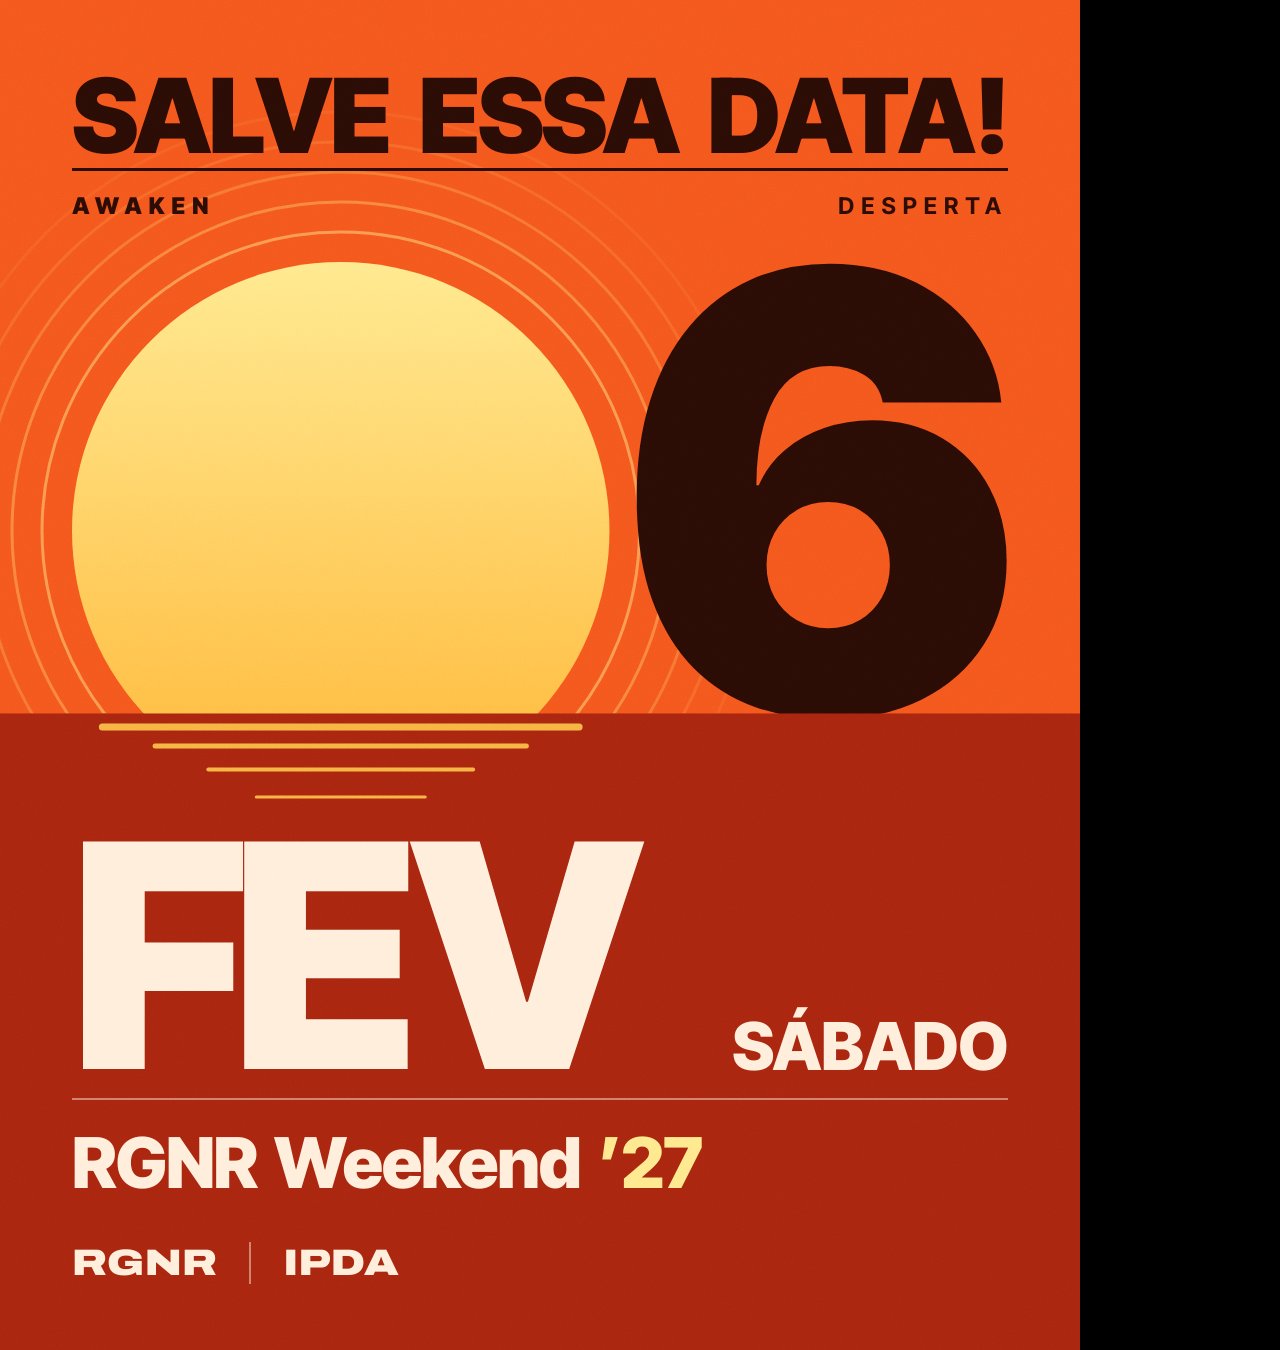
<file: artes/wknd27/src/02-sol.html>
<!doctype html>
<html lang="pt-BR">
<head>
<meta charset="utf-8">
<title>WKND '27 — 02 Sol</title>
<link href="https://fonts.googleapis.com/css2?family=Inter+Tight:wght@100..900&family=Archivo:wdth,wght@62..125,100..900&display=swap" rel="stylesheet">
<link rel="stylesheet" href="shared.css">
<script src="shared.js"></script>
<style>
  :root { --bg: #F4561C; --band: #A8250F; --ink: #2A0C05; --cream: #FFEEDB; --sun1: #FFE98C; --sun2: #FFB637;
    --M: 72px; --logo-h: 46px; --grain: .2; }
  .canvas { background: var(--bg); font-family: 'Inter Tight', sans-serif; }
  .abs { position: absolute; left: var(--M); right: var(--M); }
  .head { color: var(--ink); font-weight: 900; letter-spacing: -.03em; word-spacing: .14em; line-height: .86; white-space: nowrap; }
  .head span { display: inline-block; }
  .rule { height: 3px; background: var(--ink); }
  .labels { display: flex; justify-content: space-between; color: var(--ink); font-weight: 700; font-size: 23px; letter-spacing: .3em; }
  .labels b { font-weight: 900; }
  .bottom { color: var(--cream); }
  .daterow { display: flex; align-items: flex-end; justify-content: space-between; }
  .fev { font-weight: 900; letter-spacing: -.045em; line-height: .74; display: inline-block; }
  .side { text-align: right; padding-bottom: 2px; }
  .sab { font-weight: 850; font-size: 66px; letter-spacing: -.01em; line-height: .74; }
  .sabsub { margin-top: 16px; font-weight: 600; font-size: 22px; letter-spacing: .28em; opacity: .75; margin-right: -.28em; }
  .rule2 { height: 2px; background: var(--cream); opacity: .45; }
  .event { font-weight: 850; letter-spacing: -.02em; word-spacing: .08em; line-height: 1; white-space: nowrap; }
  .event em { font-style: normal; color: var(--sun1); }
  #logos { justify-content: flex-start; --ink: var(--cream); }
</style>
</head>
<body>
<div class="canvas" id="c">
  <svg class="layer" id="scene"></svg>
  <div class="abs head" id="head"></div>
  <div class="abs rule" id="rule"></div>
  <div class="abs labels" id="labels"><span><b>AWAKEN</b></span><span>DESPERTA</span></div>
  <div class="abs bottom" id="bottom">
    <div class="daterow">
      <span class="fev" id="fev">FEV</span>
      <div class="side"><div class="sab">SÁBADO</div></div>
    </div>
  </div>
  <div class="abs rule2" id="rule2"></div>
  <div class="abs bottom event" id="event">RGNR Weekend <em>’27</em></div>
  <div class="abs logos" id="logos"><div class="logo" data-logo="rgnr">RGNR</div><span class="sep"></span><div class="logo" data-logo="ipda">IPDA</div></div>
</div>
<script>
ART.ready(async () => {
  const { W, H, svg } = ART;
  const M = 72, inner = W - 2 * M;
  const P = ART.pick(
    { head: 72, headLines: ['SALVE ESSA DATA!'], rule: 168, labels: 192, heroTop: 262, digitH: 452, fev: 790, rule2: 1098, event: 1128, eventFs: 70, logos: 1240, fevW: .6 },
    { head: 262, headLines: ['SALVE ESSA', 'DATA!'], rule: 552, labels: 578, heroTop: 668, digitH: 486, fev: 1214, rule2: 1488, event: 1518, eventFs: 76, logos: 1636, fevW: .54 }
  );
  const $ = id => document.getElementById(id);

  // título
  const head = $('head');
  head.style.top = P.head + 'px';
  P.headLines.forEach((l, i) => { const sp = document.createElement('span'); sp.textContent = l; head.appendChild(sp); if (i < P.headLines.length - 1) head.appendChild(document.createElement('br')); });
  head.style.fontSize = '100px';
  ART.fitWidth(head.querySelector('span'), inner);
  head.style.fontSize = head.querySelector('span').style.fontSize;
  head.querySelectorAll('span').forEach(s => s.style.fontSize = '');
  $('rule').style.top = P.rule + 'px';
  $('labels').style.top = P.labels + 'px';

  // herói: sol = "0", depois o "6"
  const s = $('scene');
  s.setAttribute('viewBox', `0 0 ${W} ${H}`);
  const defs = svg('defs', {}, s);
  let Hd = P.digitH, fs, m6, D, gap = 26;
  for (let i = 0; i < 4; i++) {
    const one = ART.capTop('6', `900 100px "Inter Tight"`);
    fs = Hd / one.ascent * 100;
    m6 = ART.capTop('6', `900 ${fs}px "Inter Tight"`);
    D = Hd / 0.84;
    const total = D + gap + m6.left + m6.right;
    if (total <= inner) break;
    Hd *= inner / total;
  }
  const hz = P.heroTop + Hd;
  const cx = M + D / 2, cy = hz - 0.84 * D + D / 2;

  // anéis de luz
  svg('clipPath', { id: 'above' }, defs).appendChild(svg('rect', { x: 0, y: 0, width: W, height: hz }));
  const rings = svg('g', { 'clip-path': 'url(#above)', fill: 'none', stroke: '#FFD27A' }, s);
  [[1, .55], [2, .38], [3, .25], [4, .15], [5, .08]].forEach(([k, o]) =>
    svg('circle', { cx, cy, r: D / 2 + k * 30, 'stroke-width': 3, opacity: o }, rings));

  const g = svg('linearGradient', { id: 'sun', x1: 0, y1: 0, x2: 0, y2: 1 }, defs);
  svg('stop', { offset: 0, 'stop-color': getComputedStyle(document.documentElement).getPropertyValue('--sun1') }, g);
  svg('stop', { offset: 1, 'stop-color': getComputedStyle(document.documentElement).getPropertyValue('--sun2') }, g);
  svg('circle', { cx, cy, r: D / 2, fill: 'url(#sun)' }, s);

  const six = svg('text', { x: 0, y: hz, 'font-family': 'Inter Tight', 'font-weight': 900, 'font-size': fs, fill: getComputedStyle(document.documentElement).getPropertyValue('--ink') }, s);
  six.textContent = '6';
  const sixLeft = W - M - m6.right;
  six.setAttribute('x', Math.max(sixLeft, M + D + gap + m6.left));

  // faixa (terra/mar) abaixo do horizonte
  svg('rect', { x: 0, y: hz, width: W, height: H - hz, fill: getComputedStyle(document.documentElement).getPropertyValue('--band') }, s);
  // reflexo do sol em listras finas
  const refl = svg('g', { fill: '#FFC24A' }, s);
  [[10, .9, 7], [30, .7, 5], [54, .5, 4], [82, .32, 3]].forEach(([dy, wf, h]) =>
    svg('rect', { x: cx - D * wf / 2, y: hz + dy, width: D * wf, height: h, rx: h / 2, opacity: .9 }, refl));

  // parte de baixo
  const bottom = $('bottom');
  const fev = $('fev');
  fev.style.fontSize = '300px';
  ART.fitWidth(fev, inner * P.fevW);
  bottom.style.top = (hz + 128) + 'px';
  $('rule2').style.top = P.rule2 + 'px';
  const ev = $('event');
  ev.style.top = P.event + 'px';
  ev.style.fontSize = P.eventFs + 'px';
  if (ev.scrollWidth > inner) ev.style.fontSize = P.eventFs * inner / ev.scrollWidth + 'px';
  $('logos').style.top = P.logos + 'px';

  ART.grain($('c'), 0.9);
}, ['900 100px "Inter Tight"', '800 60px "Inter Tight"', '900 40px Archivo']);
</script>
</body>
</html>
</file>
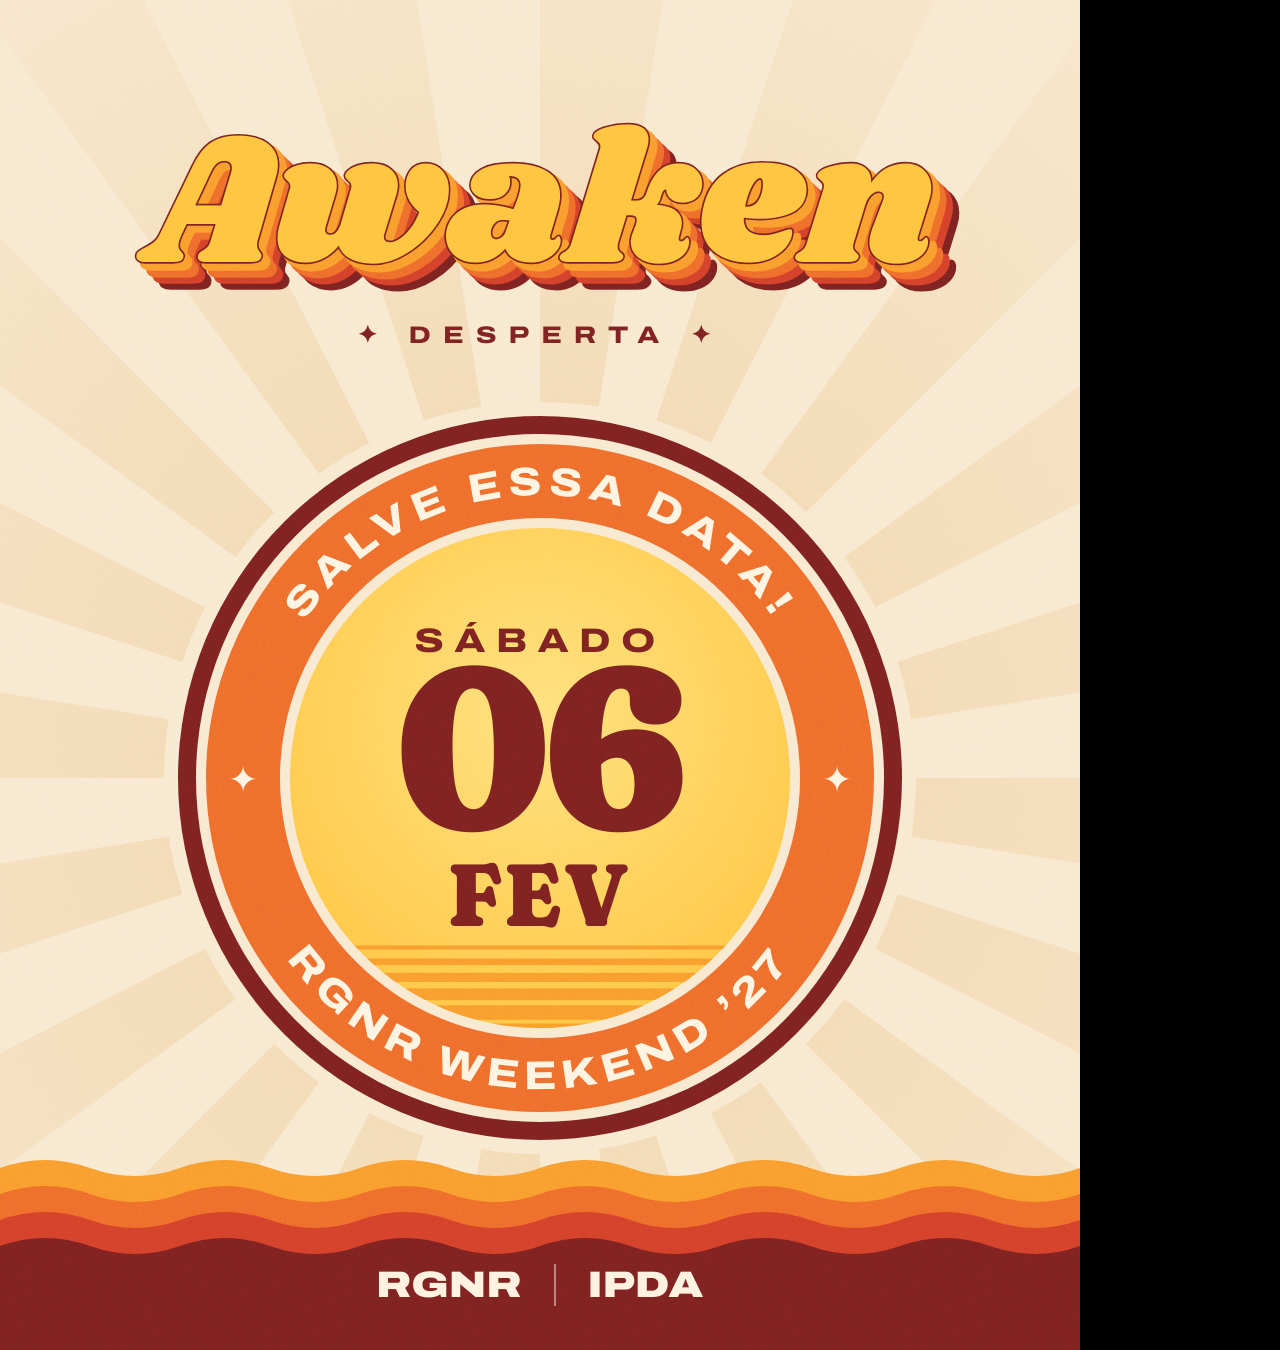
<file: artes/wknd27/src/03-verao.html>
<!doctype html>
<html lang="pt-BR">
<head>
<meta charset="utf-8">
<title>WKND '27 — 03 Verão</title>
<link href="https://fonts.googleapis.com/css2?family=Shrikhand&family=Fraunces:ital,opsz,wght,SOFT,WONK@0,9..144,100..900,0..100,0..1;1,9..144,100..900,0..100,0..1&family=Archivo:wdth,wght@62..125,100..900&display=swap" rel="stylesheet">
<link rel="stylesheet" href="shared.css">
<script src="shared.js"></script>
<style>
  :root { --paper: #F8E8CF; --paper2: #F2D8B0; --yellow: #FFC23D; --tang: #F99A2C; --orange: #EE6A2A; --red: #D33F29; --maroon: #7A2120;
    --ink: #FFF1DE; --logo-h: 46px; --grain: .3; }
  .canvas { background: var(--paper); }
  #logos { position: absolute; left: 0; right: 0; }
</style>
</head>
<body>
<div class="canvas" id="c">
  <svg class="layer" id="scene"></svg>
  <div class="logos" id="logos"><div class="logo" data-logo="rgnr">RGNR</div><span class="sep"></span><div class="logo" data-logo="ipda">IPDA</div></div>
</div>
<script>
ART.ready(async () => {
  const { W, H, svg, range } = ART;
  const css = n => getComputedStyle(document.documentElement).getPropertyValue(n).trim();
  const C = { paper: css('--paper'), paper2: css('--paper2'), y: css('--yellow'), t: css('--tang'), o: css('--orange'), r: css('--red'), m: css('--maroon') };
  const P = ART.pick(
    { titleY: 262, titleW: 800, sub: 318, cx: 540, cy: 778, R: 362, waves: 1168, logos: 1262 },
    { titleY: 500, titleW: 860, sub: 562, cx: 540, cy: 1064, R: 396, waves: 1536, logos: 1650 }
  );
  const s = document.getElementById('scene');
  s.setAttribute('viewBox', `0 0 ${W} ${H}`);
  const defs = svg('defs', {}, s);
  const { cx, cy, R } = P;

  // raios de sol (sunburst) a partir do centro do selo
  const burst = svg('g', {}, s);
  const N = 40, L = 2400;
  for (let i = 0; i < N; i += 2) {
    const a0 = (i / N) * Math.PI * 2 - Math.PI / 2, a1 = ((i + 1) / N) * Math.PI * 2 - Math.PI / 2;
    burst.appendChild(svg('path', { d: `M${cx},${cy} L${cx + L * Math.cos(a0)},${cy + L * Math.sin(a0)} L${cx + L * Math.cos(a1)},${cy + L * Math.sin(a1)} Z`, fill: C.paper2 }));
  }
  const fade = svg('radialGradient', { id: 'fade', cx, cy, r: H * 0.7, gradientUnits: 'userSpaceOnUse' }, defs);
  svg('stop', { offset: .3, 'stop-color': C.paper, 'stop-opacity': 0 }, fade);
  svg('stop', { offset: 1, 'stop-color': C.paper, 'stop-opacity': .85 }, fade);
  svg('rect', { width: W, height: H, fill: 'url(#fade)' }, s);

  // título AWAKEN com sombra em degraus (efeito anos 70)
  const tg = svg('g', {}, s);
  const mk = (fill, dx, dy, extra = {}) => {
    const t = svg('text', Object.assign({ x: W / 2 + dx, y: P.titleY + dy, 'text-anchor': 'middle', 'font-family': 'Shrikhand', 'font-size': 180, fill }, extra), tg);
    t.textContent = 'Awaken';
    return t;
  };
  const front = mk(C.y, 0, 0);
  ART.fitWidth(front, P.titleW);
  const fs = parseFloat(front.getAttribute('font-size'));
  tg.removeChild(front);
  const step = fs * 0.034;
  [[C.m, 4], [C.r, 3], [C.o, 2], [C.t, 1]].forEach(([c, k]) => mk(c, step * k, step * k, { 'font-size': fs, stroke: c, 'stroke-width': step * .9, 'stroke-linejoin': 'round' }));
  mk(C.y, 0, 0, { 'font-size': fs, stroke: C.m, 'stroke-width': fs * 0.018, 'paint-order': 'stroke', 'stroke-linejoin': 'round' });

  const sub = svg('text', { x: W / 2, y: P.sub + step * 4, 'text-anchor': 'middle', 'font-family': 'Archivo', 'font-weight': 800, 'font-stretch': '125%', 'font-size': ART.pick(24, 28), 'letter-spacing': '.5em', fill: C.m }, s);
  sub.textContent = '✦  DESPERTA  ✦';
  sub.setAttribute('style', 'font-stretch:125%');

  // selo do sol
  const ring = (r, fill) => svg('circle', { cx, cy, r, fill }, s);
  ring(R + 14, C.paper);
  ring(R, C.m);
  ring(R - 18, C.paper);
  ring(R - 28, C.o);
  const inner = R - 112;
  ring(inner + 10, C.paper);
  const sg = svg('radialGradient', { id: 'sun', cx: .5, cy: .38, r: .7 }, defs);
  svg('stop', { offset: 0, 'stop-color': '#FFE07A' }, sg);
  svg('stop', { offset: 1, 'stop-color': C.y }, sg);
  ring(inner, 'url(#sun)');
  // listras horizontais na parte de baixo do sol (sol retrô)
  const clip = svg('clipPath', { id: 'disc' }, defs);
  svg('circle', { cx, cy, r: inner }, clip);
  const stripes = svg('g', { 'clip-path': 'url(#disc)', fill: C.t }, s);
  let yy = cy + inner * 0.67, h = 4;
  while (yy < cy + inner) { svg('rect', { x: cx - inner, y: yy, width: inner * 2, height: h }, stripes); yy += h + 11 - h * 0.5; h += 2.6; }

  // texto em arco
  const band = [R - 28, inner + 10];
  const mid = (band[0] + band[1]) / 2;
  const arcFs = ART.pick(40, 44);
  const cap = ART.capTop('SALVE', `800 ${arcFs}px Archivo`).ascent;
  const rTop = mid - cap / 2, rBot = mid + cap / 2;
  svg('path', { id: 'arcTop', d: `M${cx - rTop},${cy} A${rTop},${rTop} 0 0 1 ${cx + rTop},${cy}`, fill: 'none' }, defs);
  svg('path', { id: 'arcBot', d: `M${cx - rBot},${cy} A${rBot},${rBot} 0 0 0 ${cx + rBot},${cy}`, fill: 'none' }, defs);
  const arcText = (id, txt, ls) => {
    const t = svg('text', { 'font-family': 'Archivo', 'font-weight': 800, 'font-size': arcFs, fill: '#FFF3E0', 'letter-spacing': ls, style: 'font-stretch:118%' }, s);
    const tp = svg('textPath', { href: '#' + id, startOffset: '50%', 'text-anchor': 'middle' }, t);
    tp.textContent = txt;
  };
  arcText('arcTop', 'SALVE ESSA DATA!', '.16em');
  arcText('arcBot', 'RGNR WEEKEND ’27', '.16em');
  // estrelinhas nas laterais do anel
  [-1, 1].forEach(sx => {
    const st = svg('text', { x: cx + sx * mid, y: cy + arcFs * 0.36, 'text-anchor': 'middle', 'font-size': arcFs * 0.9, fill: '#FFF3E0', 'font-family': 'Archivo' }, s);
    st.textContent = '✦';
  });

  // data no centro do sol
  const dtxt = (txt, y, size, extra = {}) => {
    const t = svg('text', Object.assign({ x: cx, y, 'text-anchor': 'middle', fill: C.m, 'font-size': size }, extra), s);
    t.textContent = txt;
    return t;
  };
  const k = inner / 250;
  dtxt('SÁBADO', cy - 126 * k, 34 * k, { 'font-family': 'Archivo', 'font-weight': 800, 'letter-spacing': '.3em', style: 'font-stretch:125%', dx: 0 });
  dtxt('06', cy + 52 * k, 232 * k, { 'font-family': 'Fraunces', 'font-weight': 900, style: "font-variation-settings:'SOFT' 100,'WONK' 0,'opsz' 144", 'letter-spacing': '-.02em' });
  dtxt('FEV', cy + 148 * k, 88 * k, { 'font-family': 'Fraunces', 'font-weight': 900, style: "font-variation-settings:'SOFT' 100,'WONK' 0,'opsz' 144", 'letter-spacing': '.04em' });

  // ondas retrô embaixo
  const wave = (y0, amp, len, fill) => {
    let d = `M0,${y0}`;
    for (let x = 0; x <= W + len; x += len) d += ` q${len / 4},${-amp} ${len / 2},0 t${len / 2},0`;
    d += ` L${W + len},${H} L0,${H} Z`;
    svg('path', { d, fill }, s);
  };
  wave(P.waves, 16, 180, C.t);
  wave(P.waves + 26, 16, 180, C.o);
  wave(P.waves + 52, 16, 180, C.r);
  wave(P.waves + 78, 16, 180, C.m);
  document.getElementById('logos').style.top = P.logos + 'px';

  ART.grain(document.getElementById('c'), 0.8);
}, ['180px Shrikhand', '900 100px Fraunces', '800 40px Archivo']);
</script>
</body>
</html>
</file>
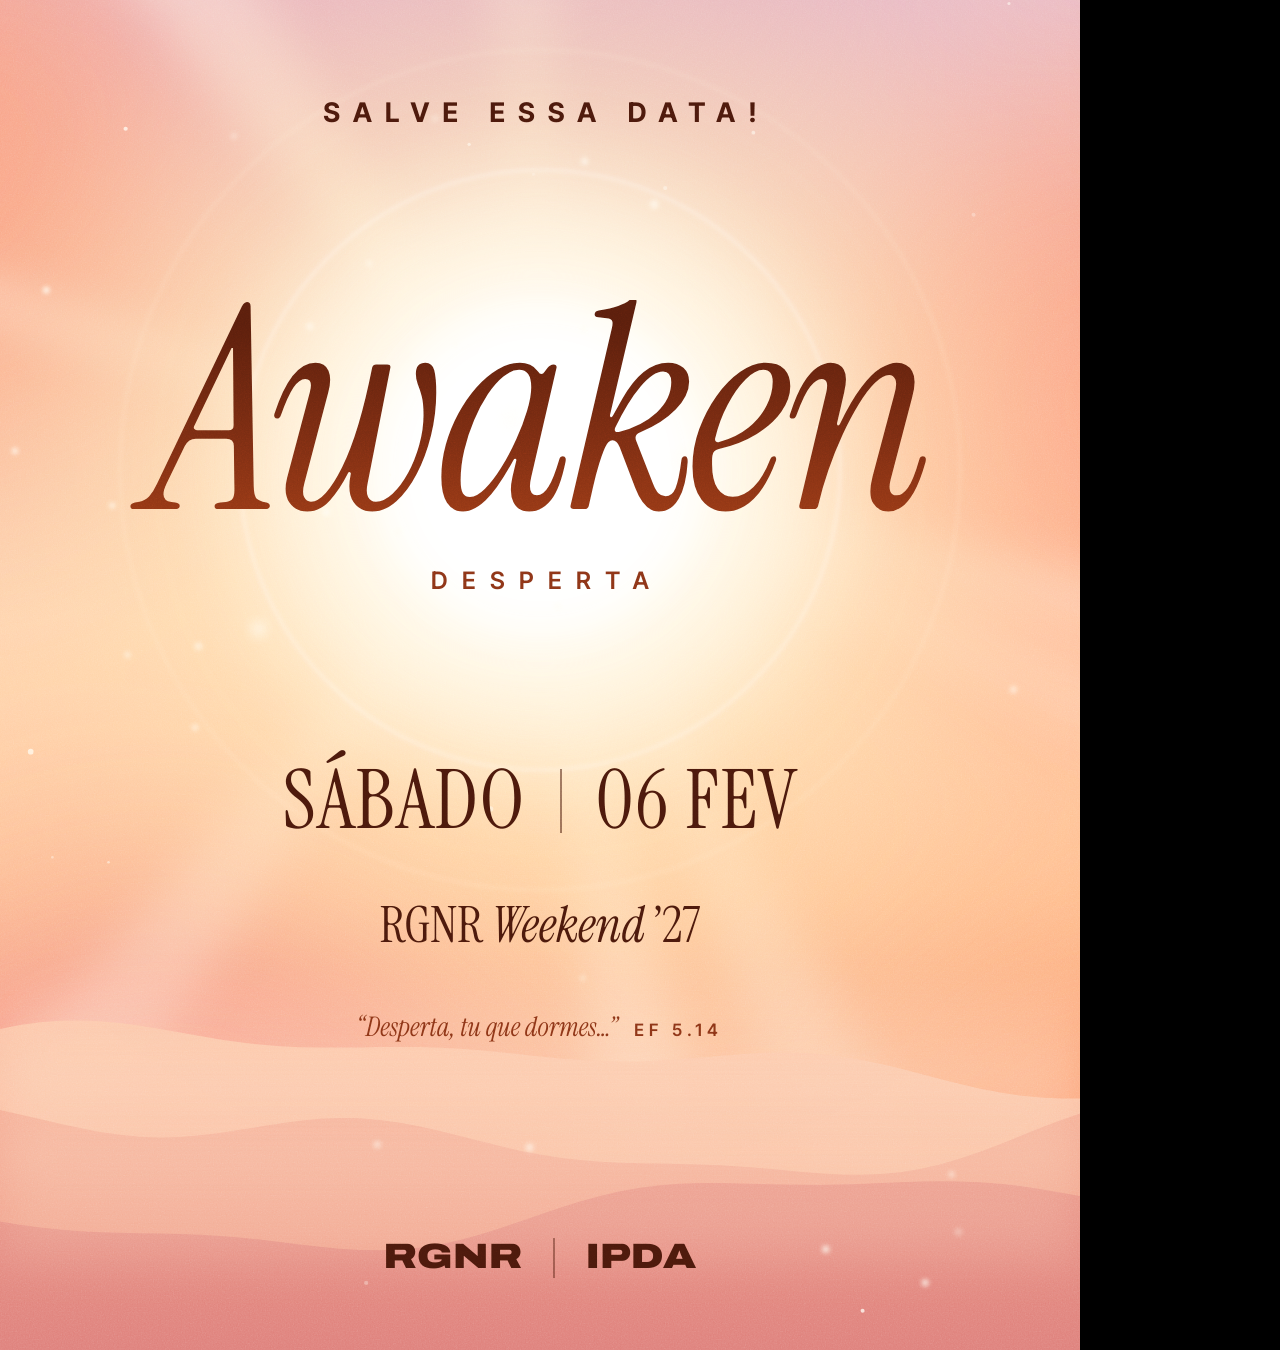
<file: artes/wknd27/src/04-luz.html>
<!doctype html>
<html lang="pt-BR">
<head>
<meta charset="utf-8">
<title>WKND '27 — 04 Luz</title>
<link href="https://fonts.googleapis.com/css2?family=Instrument+Serif:ital@0;1&family=Inter+Tight:wght@100..900&family=Archivo:wdth,wght@62..125,100..900&display=swap" rel="stylesheet">
<link rel="stylesheet" href="shared.css">
<script src="shared.js"></script>
<style>
  :root { --brown: #4B190C; --rust: #8C3417; --ink: #4B190C; --logo-h: 44px; --grain: .22; }
  .canvas { background: linear-gradient(180deg, #E9C3D2 0%, #F6CDBE 24%, #FFD9B6 46%, #FFC99B 66%, #F9AE8C 84%, #EE9A86 100%); }
  .t { position: absolute; left: 0; right: 0; text-align: center; color: var(--brown); }
  .kicker { font-family: 'Inter Tight'; font-weight: 700; font-size: 27px; letter-spacing: .48em; }
  .kicker span { margin-right: -.48em; }
  .title { font-family: 'Instrument Serif'; font-style: italic; font-weight: 400; line-height: .8; letter-spacing: -.012em; }
  .title span { display: inline-block; padding: 0 .08em; background: linear-gradient(180deg, #5A1E0C 10%, #7A2C12 60%, #9A3A16 100%);
    -webkit-background-clip: text; background-clip: text; color: transparent; }
  .sub { font-family: 'Inter Tight'; font-weight: 600; font-size: 24px; letter-spacing: .6em; color: var(--rust); }
  .sub span { margin-right: -.6em; }
  .date { display: flex; align-items: center; justify-content: center; gap: 34px; font-family: 'Instrument Serif'; font-size: 82px; line-height: 1; letter-spacing: .02em; }
  .date i { display: block; width: 2px; height: 64px; background: var(--brown); opacity: .55; }
  .event { font-family: 'Instrument Serif'; font-size: 50px; line-height: 1; }
  .event em { font-style: italic; }
  .verse { font-family: 'Instrument Serif'; font-style: italic; font-size: 27px; color: var(--rust); }
  .verse b { font-family: 'Inter Tight'; font-style: normal; font-weight: 600; font-size: 17px; letter-spacing: .3em; margin-left: 12px; }
  #logos { position: absolute; left: 0; right: 0; }
  html[data-format=story] .kicker { font-size: 30px; }
  html[data-format=story] .date { font-size: 92px; }
  html[data-format=story] .event { font-size: 56px; }
  html[data-format=story] .verse { font-size: 30px; }
  html[data-format=story] { --logo-h: 48px; }
</style>
</head>
<body>
<div class="canvas" id="c">
  <svg class="layer" id="scene"></svg>
  <div class="t kicker" id="kicker"><span>SALVE ESSA DATA!</span></div>
  <div class="t title" id="title"><span>Awaken</span></div>
  <div class="t sub" id="sub"><span>DESPERTA</span></div>
  <div class="t date" id="date"><span>SÁBADO</span><i></i><span>06 FEV</span></div>
  <div class="t event" id="event">RGNR <em>Weekend</em> ’27</div>
  <div class="t verse" id="verse">“Desperta, tu que dormes…” <b>EF 5.14</b></div>
  <div class="logos" id="logos"><div class="logo" data-logo="rgnr">RGNR</div><span class="sep"></span><div class="logo" data-logo="ipda">IPDA</div></div>
</div>
<script>
ART.ready(async () => {
  const { W, H, svg, rand, range } = ART;
  const P = ART.pick(
    { kicker: 96, sunY: 470, title: 300, titleW: 820, sub: 566, date: 760, event: 900, verse: 1010, hills: 1060, logos: 1236 },
    { kicker: 292, sunY: 742, title: 568, titleW: 860, sub: 846, date: 1090, event: 1244, verse: 1366, hills: 1440, logos: 1626 }
  );
  const $ = id => document.getElementById(id);
  const s = $('scene');
  s.setAttribute('viewBox', `0 0 ${W} ${H}`);
  const defs = svg('defs', {}, s);
  const blur = (id, sd) => { const f = svg('filter', { id, x: '-50%', y: '-50%', width: '200%', height: '200%' }, defs); svg('feGaussianBlur', { stdDeviation: sd }, f); };
  blur('b120', 120); blur('b60', 60); blur('b24', 24); blur('b6', 6); blur('b2', 2);

  // vazamentos de luz quentes nos cantos
  const leaks = svg('g', { filter: 'url(#b120)' }, s);
  [[-80, H * .12, 300, '#FF8456', .6], [W + 60, H * .3, 320, '#FF7350', .5], [W * .15, H * .95, 380, '#F0687A', .5], [W + 40, H * .9, 300, '#FF8A58', .45], [W * .5, -120, 360, '#D79AC8', .5]]
    .forEach(([x, y, r, c, o]) => svg('circle', { cx: x, cy: y, r, fill: c, opacity: o }, leaks));

  // raios suaves (god rays)
  const rays = svg('g', { filter: 'url(#b24)', fill: '#FFFDF6' }, s);
  for (let i = 0; i < 9; i++) {
    const a = range(0, Math.PI * 2), w = range(.03, .08), R = H * 1.1;
    const p = t => `${W / 2 + R * Math.cos(t)},${P.sunY + R * Math.sin(t)}`;
    svg('path', { d: `M${W / 2},${P.sunY} L${p(a - w)} L${p(a + w)} Z`, opacity: range(.2, .42).toFixed(2) }, rays);
  }

  // brilho do sol
  const bloom = svg('radialGradient', { id: 'bloom', cx: W / 2, cy: P.sunY, r: W * .78, gradientUnits: 'userSpaceOnUse' }, defs);
  [[0, '#FFFFFF', 1], [.12, '#FFFCF2', 1], [.26, '#FFF1D2', .9], [.45, '#FFE0B0', .55], [.7, '#FFD0A0', .18], [1, '#FFC898', 0]]
    .forEach(([o, c, a]) => svg('stop', { offset: o, 'stop-color': c, 'stop-opacity': a }, bloom));
  svg('rect', { width: W, height: H, fill: 'url(#bloom)' }, s);
  svg('circle', { cx: W / 2, cy: P.sunY, r: 260, fill: '#FFFBF0', opacity: .75, filter: 'url(#b60)' }, s);
  svg('circle', { cx: W / 2, cy: P.sunY, r: 165, fill: '#FFFFFF', filter: 'url(#b24)' }, s);
  svg('circle', { cx: W / 2, cy: P.sunY, r: 300, fill: 'none', stroke: '#FFFFFF', 'stroke-width': 3, opacity: .35, filter: 'url(#b2)' }, s);
  svg('circle', { cx: W / 2, cy: P.sunY, r: 420, fill: 'none', stroke: '#FFF4DE', 'stroke-width': 2, opacity: .25, filter: 'url(#b2)' }, s);

  // colinas com névoa
  const hills = [
    { y: P.hills, amp: 46, c1: '#FBC3A6', c2: '#F6B095', ph: .6 },
    { y: P.hills + 70, amp: 58, c1: '#F4A891', c2: '#EC9784', ph: 2.1 },
    { y: P.hills + 150, amp: 50, c1: '#E99083', c2: '#DE7F7B', ph: 4.0 },
  ];
  hills.forEach((h, i) => {
    const g = svg('linearGradient', { id: 'h' + i, x1: 0, y1: 0, x2: 0, y2: 1 }, defs);
    svg('stop', { offset: 0, 'stop-color': h.c1 }, g);
    svg('stop', { offset: 1, 'stop-color': h.c2 }, g);
    let d = `M0,${H} L0,${h.y}`;
    for (let x = 0; x <= W; x += 20) {
      const y = h.y - h.amp * (0.55 * Math.sin(x / 260 + h.ph) + 0.3 * Math.sin(x / 120 + h.ph * 2) + 0.15 * Math.sin(x / 61 + h.ph));
      d += ` L${x},${y.toFixed(1)}`;
    }
    d += ` L${W},${H} Z`;
    svg('path', { d, fill: `url(#h${i})`, opacity: .95 }, s);
    // névoa sobre cada camada
    svg('rect', { x: 0, y: h.y - h.amp - 20, width: W, height: 120, fill: '#FFE3C8', opacity: .22, filter: 'url(#b24)' }, s);
  });

  // partículas de luz
  const dust = svg('g', {}, s);
  for (let i = 0; i < 70; i++) {
    const ang = range(0, Math.PI * 2), dist = Math.pow(rand(), .8) * W * .75;
    const x = W / 2 + Math.cos(ang) * dist * 1.1, y = P.sunY + Math.sin(ang) * dist * 1.3;
    const r = range(1.2, i % 9 === 0 ? 14 : 4.5);
    svg('circle', { cx: x, cy: y, r, fill: '#FFFDF4', opacity: range(.25, .85).toFixed(2), filter: r > 6 ? 'url(#b6)' : (r > 3 ? 'url(#b2)' : '') }, dust);
  }

  // textos
  $('kicker').style.top = P.kicker + 'px';
  const title = $('title');
  title.style.fontSize = '320px';
  ART.fitWidth(title.querySelector('span'), P.titleW);
  title.style.fontSize = title.querySelector('span').style.fontSize; title.querySelector('span').style.fontSize = '';
  title.style.top = P.title + 'px';
  $('sub').style.top = P.sub + 'px';
  $('date').style.top = P.date + 'px';
  $('event').style.top = P.event + 'px';
  $('verse').style.top = P.verse + 'px';
  $('logos').style.top = P.logos + 'px';

  ART.grain($('c'), 0.75);
}, ['italic 300px "Instrument Serif"', '82px "Instrument Serif"', '700 25px "Inter Tight"', '900 40px Archivo']);
</script>
</body>
</html>
</file>
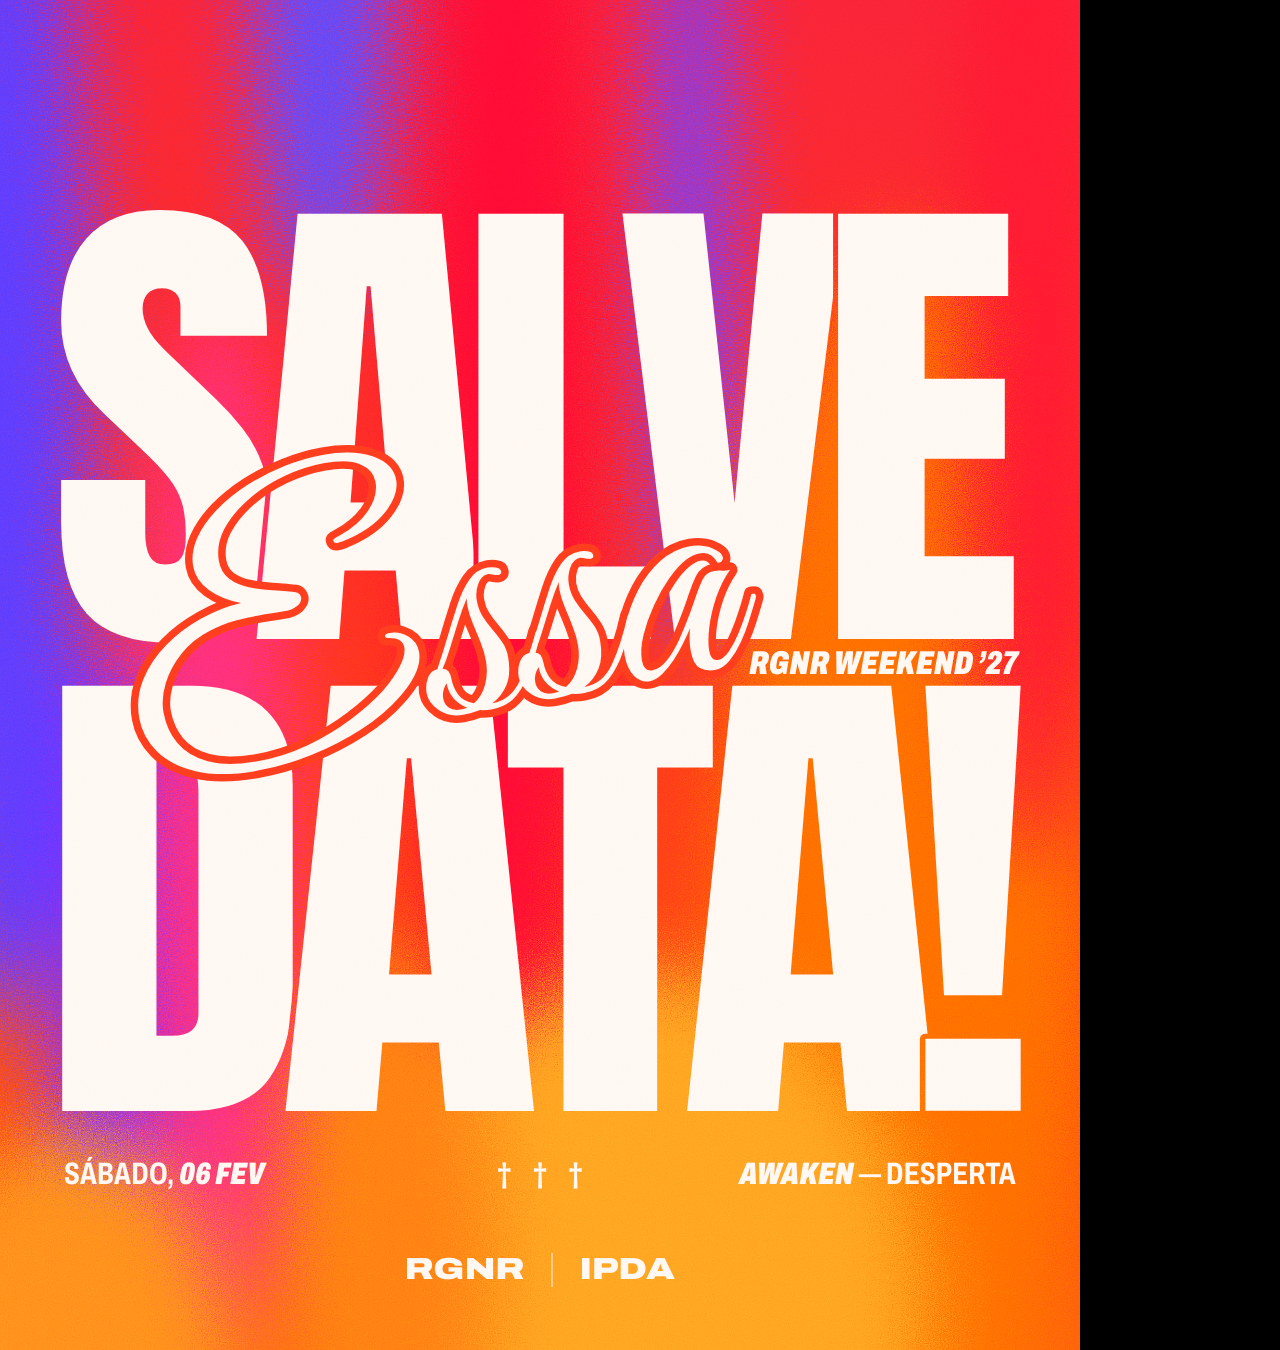
<file: artes/wknd27/src/05-granulado.html>
<!doctype html>
<html lang="pt-BR">
<head>
<meta charset="utf-8">
<title>WKND '27 — 05 Granulado</title>
<link href="https://fonts.googleapis.com/css2?family=Anton&family=Great+Vibes&family=Archivo:ital,wdth,wght@0,62..125,100..900;1,62..125,100..900&display=swap" rel="stylesheet">
<link rel="stylesheet" href="shared.css">
<script src="shared.js"></script>
<style>
  :root { --ink: #FFF8F2; --logo-h: 38px; --grain: .32; }
  .canvas { background: #FF3A16; }
  .row { position: absolute; left: 64px; right: 64px; display: grid; grid-template-columns: 1fr auto 1fr; align-items: center;
    font-family: 'Archivo'; font-stretch: 72%; font-weight: 700; font-size: 31px; letter-spacing: .01em; color: #FFF8F2; text-transform: uppercase; }
  .row b { font-weight: 900; font-style: italic; }
  .row > span:last-child { text-align: right; }
  .row .crosses { letter-spacing: .7em; margin-right: -.7em; font-weight: 900; font-size: 30px; }
  #logos { position: absolute; left: 0; right: 0; }
  html[data-format=story] .row { font-size: 34px; }
</style>
</head>
<body>
<div class="canvas" id="c">
  <svg class="layer" id="bg"></svg>
  <svg class="layer" id="type"></svg>
  <div class="row" id="row"><span>Sábado, <b>06 Fev</b></span><span class="crosses">†††</span><span><b>Awaken</b> — Desperta</span></div>
  <div class="logos" id="logos"><div class="logo" data-logo="rgnr">RGNR</div><span class="sep"></span><div class="logo" data-logo="ipda">IPDA</div></div>
</div>
<script>
ART.ready(async () => {
  const { W, H, svg } = ART;
  const M = 58;
  const P = ART.pick(
    { top: 206, sy: 1.0, gap: 46, script: 350, row: 46, logos: 140 },
    { top: 440, sy: 1.25, gap: 54, script: 350, row: 66, logos: 176 }
  );

  // ---------- fundo: faixas verticais com difusão granulada ----------
  const bg = document.getElementById('bg');
  bg.setAttribute('viewBox', `0 0 ${W} ${H}`);
  const bd = svg('defs', {}, bg);
  const base = svg('linearGradient', { id: 'base', x1: 0, y1: 0, x2: 0, y2: 1 }, bd);
  [[0, '#F81E3C'], [.45, '#FF2E1E'], [.75, '#FF4A0E'], [1, '#FF6A0A']].forEach(([o, c]) => svg('stop', { offset: o, 'stop-color': c }, base));
  const f = svg('filter', { id: 'spray', x: '-20%', y: '-20%', width: '140%', height: '140%', 'color-interpolation-filters': 'sRGB' }, bd);
  svg('feGaussianBlur', { in: 'SourceGraphic', stdDeviation: 34, result: 'b' }, f);
  svg('feTurbulence', { type: 'fractalNoise', baseFrequency: 0.92, numOctaves: 2, seed: 11, result: 'n' }, f);
  svg('feDisplacementMap', { in: 'b', in2: 'n', scale: 130, xChannelSelector: 'R', yChannelSelector: 'G' }, f);
  const layer = svg('g', { filter: 'url(#spray)' }, bg);
  svg('rect', { x: -200, y: -200, width: W + 400, height: H + 400, fill: 'url(#base)' }, layer);
  // [x, y, rx, ry, cor] em frações da arte — "chamas" verticais
  [
    [.0, .30, .085, .46, '#5A3AFF'], [.10, .78, .05, .30, '#7A2BFF'],
    [.30, .02, .06, .20, '#5A46FF'], [.47, .32, .08, .52, '#FF0B32'],
    [.20, .62, .07, .40, '#FF2E78'], [.64, .18, .035, .30, '#6C3BFF'],
    [.72, .55, .03, .26, '#FF2A6E'], [.84, .68, .17, .50, '#FF6A00'],
    [.60, .98, .26, .26, '#FFA020'], [.95, .22, .06, .42, '#FF1830'],
    [.36, .92, .10, .22, '#FF7A12'], [.06, 1.02, .16, .18, '#FF8A1A'],
  ].forEach(([x, y, rx, ry, c]) => svg('ellipse', { cx: x * W, cy: y * H, rx: rx * W, ry: ry * H, fill: c }, layer));

  // ---------- tipografia ----------
  const ty = document.getElementById('type');
  ty.setAttribute('viewBox', `0 0 ${W} ${H}`);
  const td = svg('defs', {}, ty);
  const mask = svg('mask', { id: 'km', maskUnits: 'userSpaceOnUse', x: 0, y: 0, width: W, height: H }, td);
  svg('rect', { width: W, height: H, fill: '#000' }, mask);
  const gap = 5;
  const knock = { fill: '#fff', stroke: '#000', 'stroke-width': gap * 2, 'paint-order': 'stroke', 'stroke-linejoin': 'round' };
  const l1 = ART.knockText(mask, { text: 'SALVE', family: 'Anton', fit: W - 2 * M, x: M, y: 0, track: -0.06, sy: P.sy, attrs: knock });
  // posiciona a linha 1 pelo topo
  const b1 = P.top + l1.asc;
  l1.g.remove();
  const L1 = ART.knockText(mask, { text: 'SALVE', family: 'Anton', fit: W - 2 * M, x: M, y: b1, track: -0.06, sy: P.sy, attrs: knock });
  // "DATA!" no mesmo corpo de "SALVE", esticada na horizontal para fechar a mesma largura
  const probe = ART.knockText(mask, { text: 'DATA!', family: 'Anton', size: L1.size, x: M, y: 0, track: -0.06, sy: P.sy, attrs: knock });
  probe.g.remove();
  const b2 = L1.base + P.gap + probe.asc;
  const L2 = ART.knockText(mask, { text: 'DATA!', family: 'Anton', size: L1.size, x: M, y: b2, track: -0.06, sy: P.sy, sx: (W - 2 * M) / probe.vis, attrs: knock });
  svg('rect', { width: W, height: H, fill: '#FFF8F2', mask: 'url(#km)' }, ty);
  // rótulo no vão entre as linhas (como a referência bíblica do pôster)
  const labFs = ART.pick(33, 38);
  const lab = svg('text', { x: W - M - 4, y: (L1.base + L2.top) / 2 + labFs * 0.36, 'text-anchor': 'end', 'font-family': 'Archivo', 'font-weight': 900, 'font-style': 'italic', 'font-size': labFs, fill: '#FFF8F2', style: 'font-stretch:72%', 'letter-spacing': '0.01em' }, ty);
  lab.textContent = 'RGNR WEEKEND ’27';

  // script por cima
  const junction = (L1.base + L2.top) / 2;
  const sx = W * ART.pick(0.4, 0.37);
  const sc = svg('text', { x: sx, y: junction + P.script * 0.16, 'text-anchor': 'middle', 'font-family': 'Great Vibes', 'font-size': P.script,
    fill: '#FFF8F2', stroke: '#FF3A1C', 'stroke-width': 15, 'paint-order': 'stroke', 'stroke-linejoin': 'round',
    transform: `rotate(-10 ${sx} ${junction})` }, ty);
  sc.textContent = 'Essa';

  document.getElementById('row').style.top = (L2.base + P.row) + 'px';
  document.getElementById('logos').style.top = (L2.base + P.logos) + 'px';
  ART.grain(document.getElementById('c'), 0.95);
}, ['400px Anton', '300px "Great Vibes"', 'italic 900 34px Archivo', '700 31px Archivo']);
</script>
</body>
</html>
</file>
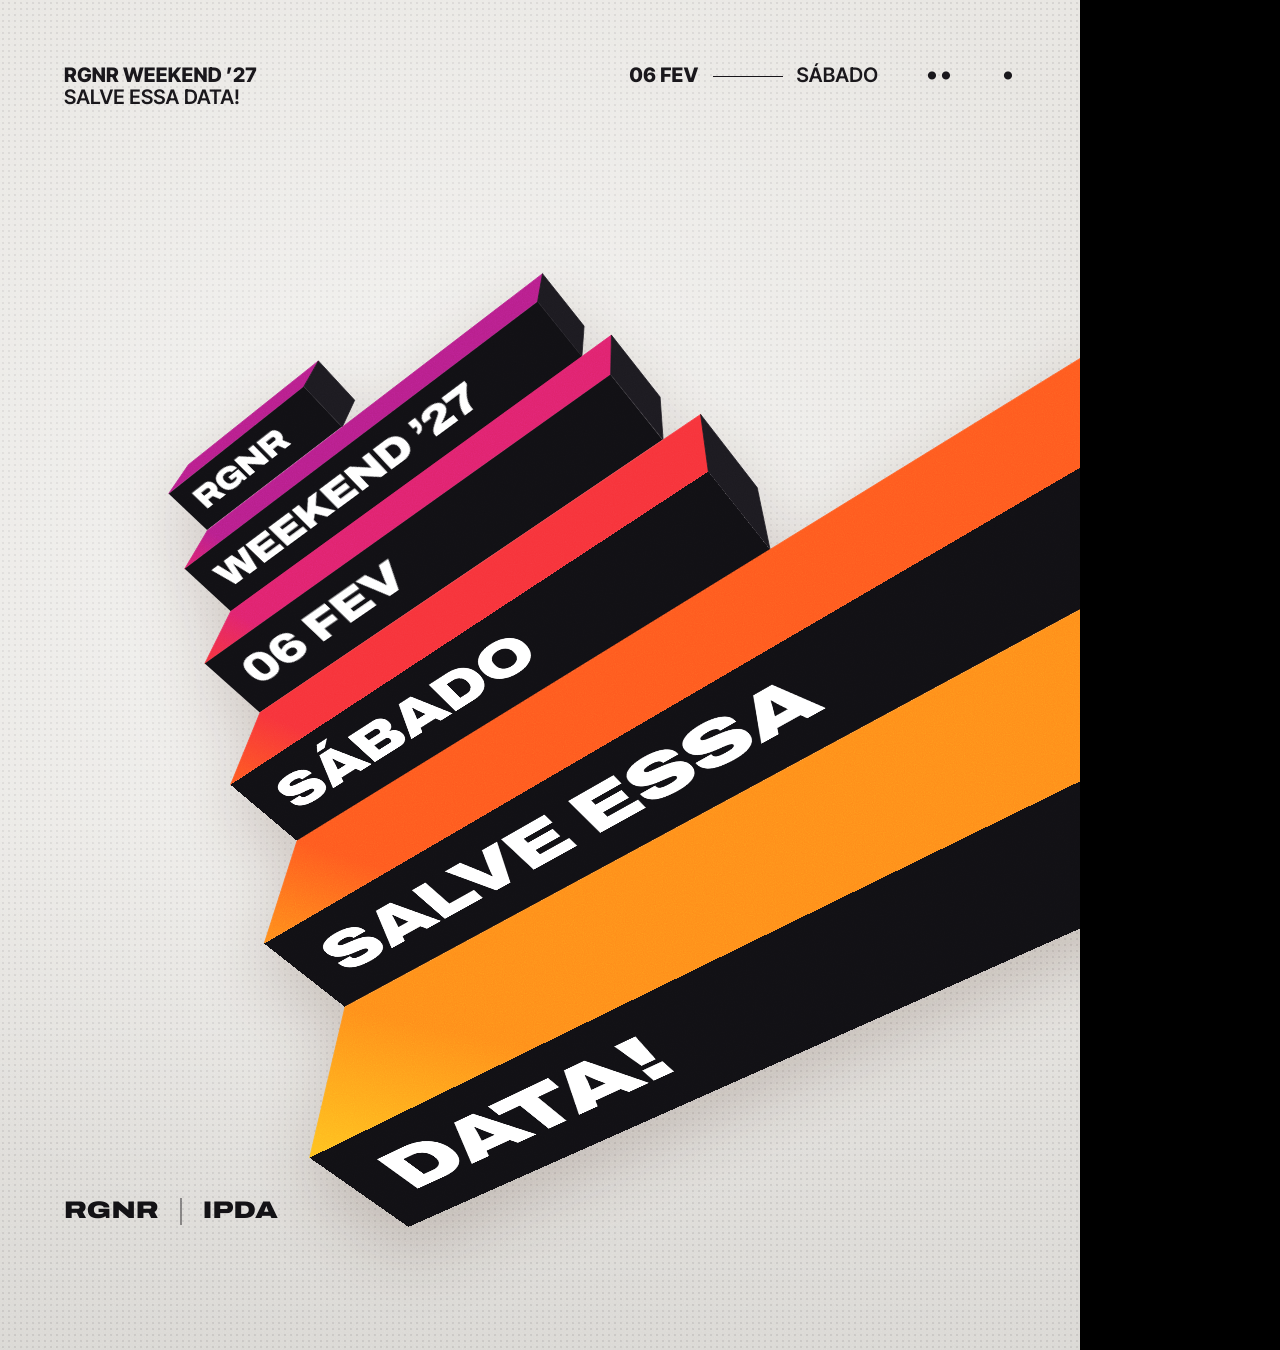
<file: artes/wknd27/src/06-escada.html>
<!doctype html>
<html lang="pt-BR">
<head>
<meta charset="utf-8">
<title>WKND '27 — 06 Escada</title>
<link href="https://fonts.googleapis.com/css2?family=Archivo:ital,wdth,wght@0,62..125,100..900;1,62..125,100..900&family=Inter+Tight:wght@400..900&display=swap" rel="stylesheet">
<link rel="stylesheet" href="shared.css">
<script src="shared.js"></script>
<style>
  :root { --ink: #121114; --logo-h: 30px; --grain: .22; }
  .canvas { background: #E8E6E2; }
  .dots { position: absolute; inset: 0; background-image: radial-gradient(circle, rgba(20,18,22,.16) 1.1px, transparent 1.4px); background-size: 6px 6px; opacity: .55; }
  .shade { position: absolute; inset: 0; background: radial-gradient(120% 90% at 40% 40%, rgba(255,255,255,.55), rgba(255,255,255,0) 60%), linear-gradient(180deg, rgba(0,0,0,0) 60%, rgba(0,0,0,.06)); }
  .face { position: absolute; left: 0; top: 0; transform-origin: 0 0; background: #111014; color: #FFFFFF; display: flex; align-items: center;
    font-family: 'Archivo'; font-stretch: 125%; font-weight: 900; text-transform: uppercase; white-space: nowrap; line-height: 1; overflow: hidden;
    backface-visibility: hidden; }
  .face span { display: block; letter-spacing: -.01em; }
  svg.poly { position: absolute; left: 0; top: 0; width: var(--W); height: var(--H); overflow: visible; }
  .micro { position: absolute; font-family: 'Inter Tight'; font-weight: 600; font-size: 20px; line-height: 1.12; color: #18161A; letter-spacing: .01em; text-transform: uppercase; }
  .micro b { font-weight: 800; }
  .tl { left: 64px; } .tr { right: 64px; display: flex; gap: 48px; align-items: center; } .bl { left: 64px; }
  .tr .line { display: inline-block; width: 70px; height: 1.5px; background: #18161A; vertical-align: middle; margin: 0 14px; }
  .dot2 { letter-spacing: 3px; font-size: 26px; line-height: 0; }
  #logos { justify-content: flex-start; }
  #stage { position: absolute; inset: 0; filter: drop-shadow(0 28px 34px rgba(60,25,10,.20)); }
  html[data-format=story] .micro { font-size: 23px; }
  /* exportação PSD: cada camada é fotografada sozinha, com fundo transparente */
  html.iso, html.iso body, html.iso .canvas { background: transparent !important; }
  html.iso #stage { filter: none !important; }
  html.iso .face.notext span { visibility: hidden !important; }
  html.iso .face.textonly { background: transparent !important; }
  html.iso svg.grain { mix-blend-mode: normal !important; opacity: 1 !important; }
  html[data-format=story] { --logo-h: 34px; }
</style>
</head>
<body>
<div class="canvas" id="c">
  <div class="dots" data-layer="pontilhado"></div><div class="shade" data-layer="luz"></div>
  <div id="stage"></div>
  <div class="micro tl" id="tl"><b data-layer="m-evento">RGNR Weekend ’27</b><br><span data-layer="m-salve">Salve essa data!</span></div>
  <div class="micro tr" id="tr"><span><b data-layer="m-data">06 Fev</b><span class="line" data-layer="m-linha"></span><span data-layer="m-dia">Sábado</span></span><span class="dot2" data-layer="m-pontos">••</span><span class="dot2" data-layer="m-ponto">•</span></div>
  <div class="micro bl" id="bl"><div class="logos" id="logos"><div class="logo" data-logo="rgnr" data-layer="logo-rgnr">RGNR</div><span class="sep" data-layer="logo-sep"></span><div class="logo" data-logo="ipda" data-layer="logo-ipda">IPDA</div></div></div>
</div>
<script>
ART.ready(async () => {
  const { W, H, svg } = ART;
  const q = new URLSearchParams(location.search);
  const num = (k, d) => (q.has(k) ? parseFloat(q.get(k)) : d);
  const P = ART.pick(
    { yaw: -22, pitch: 24, roll: -42, dist: 9, F: 1220, ox: 0.54, oy: 0.44, lw: 7, micro: 64, bl: 1196 },
    { yaw: -20, pitch: 26, roll: -56, dist: 9, F: 1400, ox: 0.5, oy: 0.47, lw: 7, micro: 276, bl: 1572 }
  );
  const yaw = num('yaw', P.yaw) * Math.PI / 180, pitch = num('pitch', P.pitch) * Math.PI / 180, roll = num('roll', P.roll) * Math.PI / 180;
  const dist = num('dist', P.dist), F = num('F', P.F);
  const ox = num('ox', P.ox) * W, oy = num('oy', P.oy) * H;

  // degraus, de baixo (maior, mais perto) para cima — de cima para baixo lê-se:
  // RGNR / WEEKEND ’27 / 06 FEV / SÁBADO / SALVE ESSA / DATA!
  const STEPS = ['Data!', 'Salve essa', 'Sábado', '06 Fev', 'Weekend ’27', 'RGNR'];
  const N = STEPS.length, r = 1, d = num('d', 1.25), Lw = num('lw', P.lw);
  const COLORS = ['#FFC21F', '#FF8E1A', '#FF5A1F', '#F7333A', '#E0236E', '#B81F8C'];

  // centro aproximado da escada
  const T = [Lw * 0.45, N * r * 0.36, -N * d * 0.36];
  const cy = Math.cos(yaw), sy = Math.sin(yaw), cp = Math.cos(pitch), sp = Math.sin(pitch);
  const toCam = ([x, y, z]) => {
    x -= T[0]; y -= T[1]; z -= T[2];
    const x1 = cy * x + sy * z, z1 = -sy * x + cy * z;          // yaw (eixo y)
    const y2 = cp * y - sp * z1, z2 = sp * y + cp * z1;         // pitch (eixo x)
    return [x1, y2, z2];
  };
  const cr = Math.cos(roll), sr = Math.sin(roll);
  const proj = (pw) => {
    const [x, y, z] = toCam(pw);
    const s = F / (dist - z);
    const X = x * s, Y = -y * s;
    return [ox + X * cr - Y * sr, oy + X * sr + Y * cr];
  };
  const rotN = ([x, y, z]) => { const x1 = cy * x + sy * z, z1 = -sy * x + cy * z; return [x1, cp * y - sp * z1, sp * y + cp * z1]; };

  // cada degrau encolhe um pouco (perspectiva exagerada, como na referência)
  const k = num('k', ART.pick(0.86, 0.86));
  const sizes = STEPS.map((_, i) => Math.pow(k, i));
  const faces = [], lens = [];
  const U = 120; // px por unidade na textura do texto
  // comprimento de cada bloco: cabe o texto + respiro, e nunca é menor que o bloco de cima
  // (assim a silhueta desce em degraus); os dois de baixo sangram para fora da arte
  for (let i = N - 1; i >= 0; i--) {
    const s = sizes[i];
    const tw = ART.measure(STEPS[i].toUpperCase(), `900 ${0.6 * U * s}px Archivo`).width / U * 1.42;
    const need = Math.max(tw + 0.9 * s, 2.2 * s);
    lens[i] = i < 2 ? Lw : Math.max(need, i < N - 1 ? lens[i + 1] + 0.45 * s : 0);
  }
  let yAcc = 0, zAcc = 0;
  for (let i = 0; i < N; i++) {
    const s = sizes[i];
    const len = lens[i];
    const y0 = yAcc, y1 = y0 + r * s, z1 = zAcc, z0 = z1 - d * s, x0 = 0, x1 = len;
    yAcc = y1; zAcc -= d * s;
    const A = [x0, y0, z1], B = [x1, y0, z1], C = [x1, y1, z1], D = [x0, y1, z1];
    const E = [x0, y0, z0], Fp = [x1, y0, z0], G = [x1, y1, z0], Hh = [x0, y1, z0];
    faces.push({ kind: 'front', i, pts: [D, C, B, A], n: [0, 0, 1] });      // TL, TR, BR, BL
    faces.push({ kind: 'bottom', i, pts: [A, B, Fp, E], n: [0, -1, 0] });
    faces.push({ kind: 'top', i, pts: [D, C, G, Hh], n: [0, 1, 0] });
    faces.push({ kind: 'left', i, pts: [E, A, D, Hh], n: [-1, 0, 0] });
    faces.push({ kind: 'right', i, pts: [B, Fp, G, C], n: [1, 0, 0] });
  }
  const vis = faces.filter(f => {
    const n = rotN(f.n);
    const c = f.pts.map(toCam).reduce((a, p) => [a[0] + p[0] / 4, a[1] + p[1] / 4, a[2] + p[2] / 4], [0, 0, 0]);
    f.depth = c[2];
    return n[0] * (0 - c[0]) + n[1] * (0 - c[1]) + n[2] * (dist - c[2]) > 0;
  }).sort((a, b) => (b.i - a.i) || (a.depth - b.depth));

  const stage = document.getElementById('stage');
  const gradFor = (svgEl, id, c1, c2, p1, p2) => {
    const defs = svg('defs', {}, svgEl);
    const g = svg('linearGradient', { id, gradientUnits: 'userSpaceOnUse', x1: p1[0], y1: p1[1], x2: p2[0], y2: p2[1] }, defs);
    svg('stop', { offset: 0, 'stop-color': c1 }, g);
    svg('stop', { offset: 1, 'stop-color': c2 }, g);
  };
  const PSD = (window.__PSD = { W, H, bg: '#E8E6E2', steps: STEPS, faces: [], texts: [] });
  const NAMES = { front: 'frente', top: 'topo', left: 'lateral', bottom: 'base', right: 'ponta' };
  vis.forEach((f, k) => {
    const P2 = f.pts.map(proj);
    const lid = `d${f.i}-${NAMES[f.kind]}`;
    if (f.kind === 'front') {
      const el = document.createElement('div');
      el.className = 'face';
      const s = sizes[f.i];
      const w = lens[f.i] * U, h = r * s * U;
      el.style.width = w + 'px'; el.style.height = h + 'px';
      el.style.paddingLeft = (0.32 * U * s) + 'px';
      el.style.fontSize = (0.6 * U * s) + 'px';
      const sp = document.createElement('span'); sp.textContent = STEPS[f.i]; el.appendChild(sp);
      el.style.transform = ART.quadTransform(w, h, P2);
      el.dataset.layer = lid;
      stage.appendChild(el);
      PSD.faces.push({ id: lid, kind: f.kind, i: f.i, pts: P2, fill: '#111014' });
      // texto: ajuste afim da perspectiva (camada de texto editável no Photoshop)
      const probe = document.createElement('i');
      probe.style.cssText = 'display:inline-block;width:0;height:0;vertical-align:baseline';
      sp.prepend(probe);
      const x0 = probe.offsetLeft, base = probe.offsetTop, tw = sp.offsetWidth, fsz = parseFloat(el.style.fontSize);
      probe.remove();
      const Hm = homography(w, h, P2);
      const pts = [];
      for (let a = 0; a <= 4; a++) for (let b = 0; b <= 2; b++) {
        const u = x0 + tw * a / 4, v = base - fsz * 0.72 * b / 2;
        pts.push([u - x0, v - base, ...Hm(u, v)]);
      }
      const A = fitAffine(pts);
      PSD.texts.push({ id: lid.replace('frente', 'texto'), face: lid, i: f.i, text: STEPS[f.i].toUpperCase(), fontSize: fsz, tracking: -10,
        transform: [A[0], A[3], A[1], A[4], A[2], A[5]] });
    } else {
      const s = svg('svg', { class: 'poly', viewBox: `0 0 ${W} ${H}` });
      stage.appendChild(s);
      let fill = f.kind === 'left' || f.kind === 'right' ? '#1C1A20' : '#111014';
      if (f.kind === 'bottom' || f.kind === 'top') {
        const c1 = COLORS[f.i], c2 = COLORS[Math.min(f.i + 1, N - 1)];
        gradFor(s, 'g' + k, c1, c2, P2[0], P2[3]);
        fill = `url(#g${k})`;
      }
      svg('polygon', { points: P2.map(p => p.map(v => v.toFixed(1)).join(',')).join(' '), fill, stroke: fill, 'stroke-width': .8, 'stroke-linejoin': 'round' }, s);
      s.dataset.layer = lid;
      PSD.faces.push(f.kind === 'top' || f.kind === 'bottom'
        ? { id: lid, kind: f.kind, i: f.i, pts: P2, grad: [COLORS[f.i], COLORS[Math.min(f.i + 1, N - 1)]], from: P2[0], to: P2[3] }
        : { id: lid, kind: f.kind, i: f.i, pts: P2, fill: f.kind === 'left' || f.kind === 'right' ? '#1C1A20' : '#111014' });
    }
  });
  // sombra da escada como camada própria (só na exportação do PSD)
  if (q.has('psd')) {
    const sh = stage.cloneNode(true);
    sh.id = 'shadowClone';
    sh.querySelectorAll('[data-layer]').forEach(e => e.removeAttribute('data-layer'));
    Object.assign(sh.style, { filter: 'brightness(0) blur(17px)', transform: 'translateY(28px)', visibility: 'hidden' });
    sh.dataset.layer = 'sombra';
    stage.before(sh);
  }

  function homography(w, h, p) {
    const [[x0, y0], [x1, y1], [x2, y2], [x3, y3]] = p;
    const dx1 = x1 - x2, dx2 = x3 - x2, dy1 = y1 - y2, dy2 = y3 - y2, sx = x0 - x1 + x2 - x3, sy2 = y0 - y1 + y2 - y3;
    let g = 0, hh = 0;
    if (Math.abs(sx) > 1e-9 || Math.abs(sy2) > 1e-9) { const det = dx1 * dy2 - dx2 * dy1; g = (sx * dy2 - dx2 * sy2) / det; hh = (dx1 * sy2 - sx * dy1) / det; }
    const a = x1 - x0 + g * x1, b = x3 - x0 + hh * x3, c = x0, d = y1 - y0 + g * y1, e = y3 - y0 + hh * y3, ff = y0;
    return (u, v) => { const U = u / w, V = v / h, z = g * U + hh * V + 1; return [(a * U + b * V + c) / z, (d * U + e * V + ff) / z]; };
  }
  // mínimos quadrados: [x, y] = A · [u, v, 1]  → A = [a, b, c, d, e, f]
  function fitAffine(pts) {
    const M = [[0, 0, 0], [0, 0, 0], [0, 0, 0]], bx = [0, 0, 0], by = [0, 0, 0];
    pts.forEach(([u, v, x, y]) => { const r = [u, v, 1]; for (let i = 0; i < 3; i++) { for (let j = 0; j < 3; j++) M[i][j] += r[i] * r[j]; bx[i] += r[i] * x; by[i] += r[i] * y; } });
    const solve = (A, b) => { // Cramer 3x3
      const det = m => m[0][0] * (m[1][1] * m[2][2] - m[1][2] * m[2][1]) - m[0][1] * (m[1][0] * m[2][2] - m[1][2] * m[2][0]) + m[0][2] * (m[1][0] * m[2][1] - m[1][1] * m[2][0]);
      const D = det(A);
      return [0, 1, 2].map(k => det(A.map((row, i) => row.map((v, j) => (j === k ? b[i] : v)))) / D);
    };
    return [...solve(M, bx), ...solve(M, by)];
  }

  // microtipografia
  document.getElementById('tl').style.top = P.micro + 'px';
  document.getElementById('tr').style.top = P.micro + 'px';
  document.getElementById('bl').style.top = P.bl + 'px';
  ART.grain(document.getElementById('c'), 0.9);
  document.querySelector('svg.grain').dataset.layer = 'granulado';
}, ['900 80px Archivo', '600 19px "Inter Tight"']);
</script>
</body>
</html>
</file>
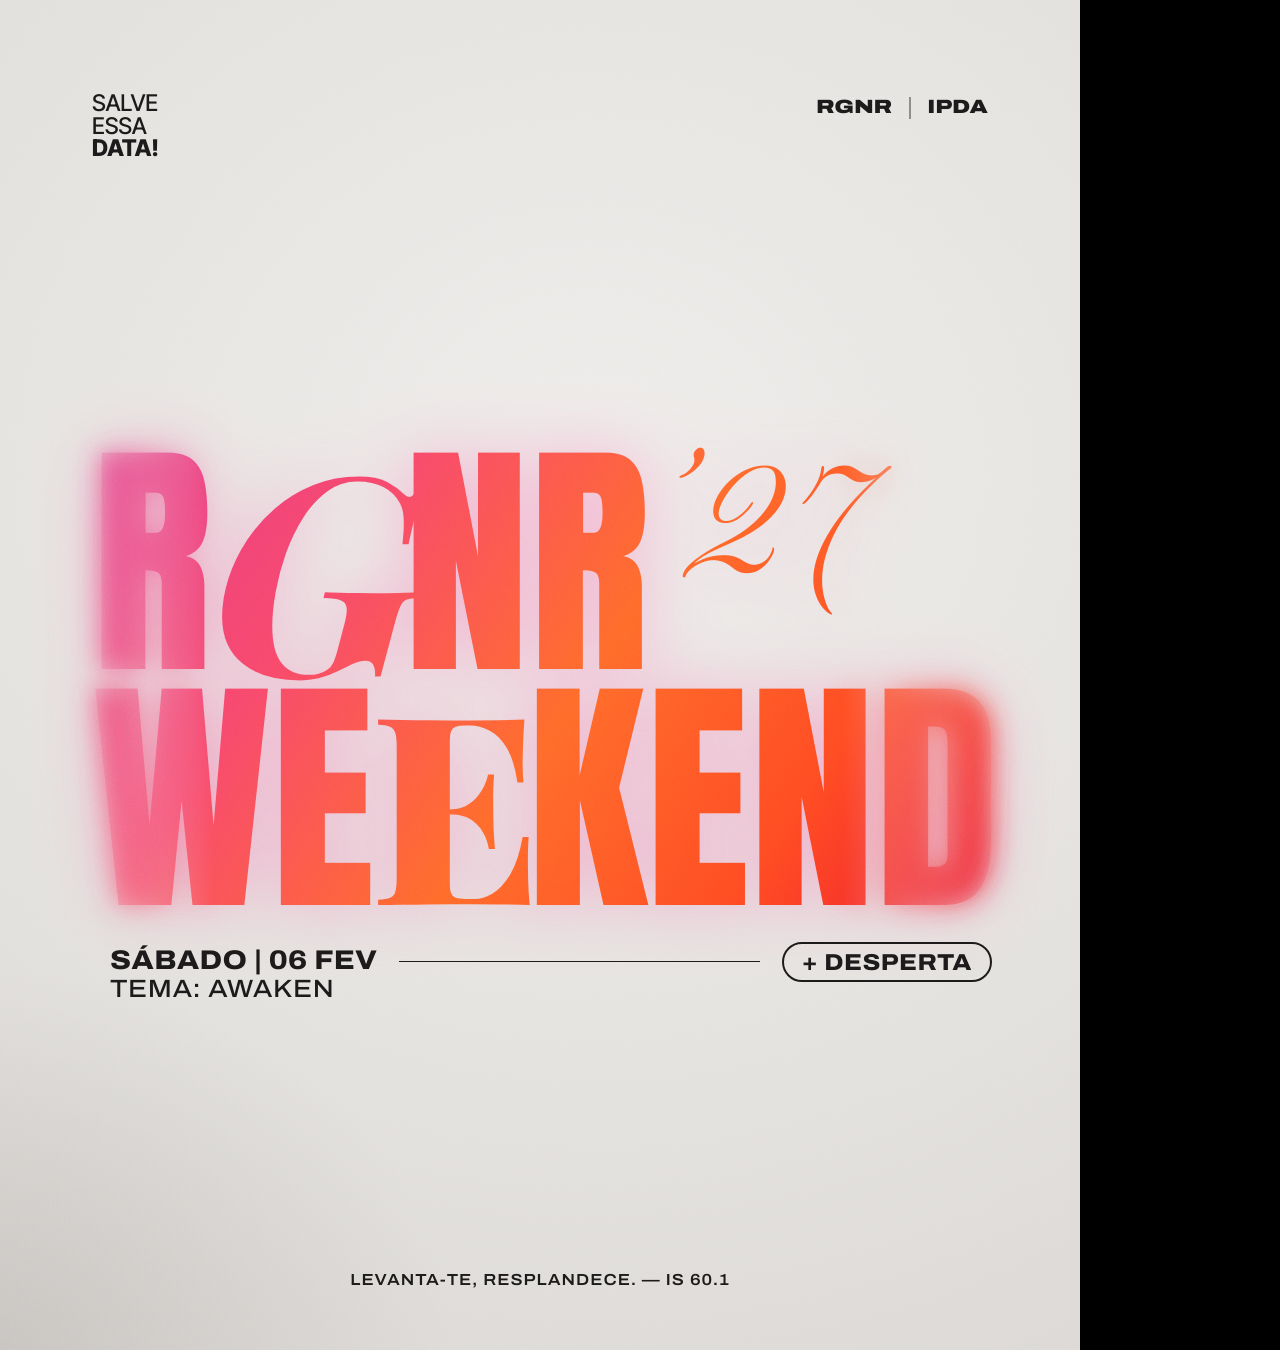
<file: artes/wknd27/src/07-desfoque.html>
<!doctype html>
<html lang="pt-BR">
<head>
<meta charset="utf-8">
<title>WKND '27 — 07 Desfoque</title>
<link href="https://fonts.googleapis.com/css2?family=Anton&family=Playfair+Display:ital,wght@0,400..900;1,400..900&family=Pinyon+Script&family=Inter+Tight:wght@400..900&family=Archivo:wdth,wght@62..125,100..900&display=swap" rel="stylesheet">
<link rel="stylesheet" href="shared.css">
<script src="shared.js"></script>
<style>
  :root { --ink: #1B1919; --logo-h: 24px; --grain: .18; }
  .canvas { background: radial-gradient(110% 80% at 55% 35%, #EFEDEB 0%, #E4E2DF 55%, #D9D6D3 100%); }
  .corner { position: absolute; inset: 0; background: radial-gradient(60% 40% at 0% 100%, rgba(150,145,140,.28), rgba(150,145,140,0) 70%); }
  .stack { position: absolute; font-family: 'Inter Tight'; font-weight: 500; font-size: 23px; line-height: .98; letter-spacing: -.01em; color: #1B1919; }
  .stack b { font-weight: 800; }
  #logos { position: absolute; justify-content: flex-end; }
  .info { position: absolute; display: flex; align-items: center; gap: 22px; font-family: 'Archivo'; font-stretch: 112%; color: #1B1919; }
  .info .l { font-size: 25px; line-height: 1.12; white-space: nowrap; }
  .info .l b { font-weight: 800; font-size: 27px; letter-spacing: .01em; }
  .info .l span { font-weight: 500; letter-spacing: .02em; }
  .info .rule { flex: 1; height: 1.5px; background: #1B1919; margin-top: -26px; }
  .pill { margin-top: -26px; border: 2px solid #1B1919; border-radius: 99px; padding: 6px 18px 5px; font-weight: 800; font-size: 23px; letter-spacing: .02em; white-space: nowrap; }
  .foot { position: absolute; left: 0; right: 0; text-align: center; font-family: 'Archivo'; font-stretch: 112%; font-weight: 600; font-size: 16px; letter-spacing: .06em; color: #1B1919; }
  html[data-format=story] .stack { font-size: 26px; }
  html[data-format=story] .info .l { font-size: 27px; }
  html[data-format=story] .info .l b { font-size: 29px; }
  html[data-format=story] .pill { font-size: 25px; }
  html[data-format=story] .foot { font-size: 18px; }
  html[data-format=story] { --logo-h: 27px; }
</style>
</head>
<body>
<div class="canvas" id="c">
  <div class="corner"></div>
  <svg class="layer" id="type"></svg>
  <div class="stack" id="stack">SALVE<br>ESSA<br><b>DATA!</b></div>
  <div class="logos" id="logos"><div class="logo" data-logo="rgnr">RGNR</div><span class="sep"></span><div class="logo" data-logo="ipda">IPDA</div></div>
  <div class="info" id="info"><div class="l"><b>SÁBADO | 06 FEV</b><br><span>TEMA: AWAKEN</span></div><div class="rule"></div><div class="pill">+ DESPERTA</div></div>
  <div class="foot" id="foot">LEVANTA-TE, RESPLANDECE. — IS 60.1</div>
</div>
<script>
ART.ready(async () => {
  const { W, H, svg } = ART;
  const M = ART.pick(92, 92);
  const P = ART.pick(
    { stack: 92, head: 452, lineGap: 0.06, width: 900, info: 0, foot: 1272 },
    { stack: 280, head: 690, lineGap: 0.06, width: 900, info: 0, foot: 1620 }
  );
  const s = document.getElementById('type');
  s.setAttribute('viewBox', `0 0 ${W} ${H}`);
  const defs = svg('defs', {}, s);
  const g = svg('linearGradient', { id: 'hot', gradientUnits: 'userSpaceOnUse', x1: M, y1: P.head - 100, x2: W - M, y2: P.head + 500 }, defs);
  [[0, '#E2368F'], [.3, '#F8486A'], [.55, '#FF6A2A'], [.78, '#FF4A22'], [1, '#EE1430']].forEach(([o, c]) => svg('stop', { offset: o, 'stop-color': c }, g));

  // linhas com letras misturadas (condensada + serifa itálica + script), como na referência
  const FONTS = {
    cond: { fam: 'Anton', wt: 400, st: 'normal', k: 1 },
    serif: { fam: 'Playfair Display', wt: 900, st: 'normal', k: 1.04, dy: 0 },
    script: { fam: 'Pinyon Script', wt: 400, st: 'normal', k: 1.5, dy: 0.06 },
    italic: { fam: 'Playfair Display', wt: 800, st: 'italic', k: 1.1, dy: 0.03 },
  };
  const LINES = [
    [['cond', 'R'], ['italic', 'G', { dx: 0.01 }], ['cond', 'NR'], ['script', '’27', { k: 0.62, dy: -0.38, dx: 0.04 }]],
    [['cond', 'WE'], ['serif', 'E'], ['cond', 'KEND']],
  ];
  const font = (f, size, o = {}) => `${f.st} ${f.wt} ${size * (o.k || f.k)}px "${f.fam}"`;
  const layout = (runs, size) => {
    let x = 0; const out = [];
    runs.forEach(([kind, txt, o = {}]) => {
      const f = FONTS[kind], fs = size * (o.k || f.k);
      const m = ART.measure(txt, font(f, size, o));
      x += (o.dx || 0) * size;
      out.push({ f, txt, fs, x, dy: (o.dy != null ? o.dy : (f.dy || 0)) * size, w: m.width });
      x += m.width * (kind === 'cond' ? 0.985 : 0.92);
    });
    return { out, w: x };
  };
  const base = 300;
  const L2 = layout(LINES[1], base);
  const size = base * P.width / L2.w;                // "WEEKEND" ocupa a largura toda
  const capH = ART.measure('W', `400 ${size}px Anton`).actualBoundingBoxAscent;
  const y1 = P.head + capH, y2 = y1 + capH * (1 + P.lineGap) + 6;

  const drawLine = (parent, runs, y, attrs) => {
    const { out } = layout(runs, size);
    out.forEach(r => {
      const t = svg('text', Object.assign({ x: M + r.x, y: y + r.dy, 'font-family': r.f.fam, 'font-weight': r.f.wt, 'font-style': r.f.st, 'font-size': r.fs }, attrs), parent);
      t.textContent = r.txt;
    });
  };
  const drawAll = (parent, attrs) => { drawLine(parent, LINES[0], y1, attrs); drawLine(parent, LINES[1], y2, attrs); };

  // desfoque nas pontas: cópia borrada visível nas bordas + cópia nítida no miolo
  const blur = svg('filter', { id: 'soft', x: '-20%', y: '-40%', width: '140%', height: '180%' }, defs);
  svg('feGaussianBlur', { stdDeviation: ART.pick(13, 15) }, blur);
  const glow = svg('filter', { id: 'glow', x: '-20%', y: '-40%', width: '140%', height: '180%' }, defs);
  svg('feGaussianBlur', { stdDeviation: 34 }, glow);
  const edge = svg('linearGradient', { id: 'edge', gradientUnits: 'userSpaceOnUse', x1: M - 20, y1: 0, x2: M + P.width + 20, y2: 0 }, defs);
  [[0, '#fff'], [.16, '#000'], [.8, '#000'], [1, '#fff']].forEach(([o, c]) => svg('stop', { offset: o, 'stop-color': c }, edge));
  const mid = svg('linearGradient', { id: 'mid', gradientUnits: 'userSpaceOnUse', x1: M - 20, y1: 0, x2: M + P.width + 20, y2: 0 }, defs);
  [[0, '#000'], [.15, '#fff'], [.82, '#fff'], [1, '#000']].forEach(([o, c]) => svg('stop', { offset: o, 'stop-color': c }, mid));
  const mk = (id, grad) => { const m = svg('mask', { id, maskUnits: 'userSpaceOnUse', x: 0, y: 0, width: W, height: H }, defs); svg('rect', { width: W, height: H, fill: `url(#${grad})` }, m); };
  mk('mEdge', 'edge'); mk('mMid', 'mid');

  const gGlow = svg('g', { filter: 'url(#glow)', opacity: .35 }, s); drawAll(gGlow, { fill: '#FF4FA0' });
  const gBlur = svg('g', { filter: 'url(#soft)', mask: 'url(#mEdge)' }, s); drawAll(gBlur, { fill: 'url(#hot)' });
  const gSharp = svg('g', { mask: 'url(#mMid)' }, s); drawAll(gSharp, { fill: 'url(#hot)' });

  // textos pequenos
  const st = document.getElementById('stack'); st.style.left = M + 'px'; st.style.top = P.stack + 'px';
  const lg = document.getElementById('logos'); lg.style.right = M + 'px'; lg.style.top = (P.stack + 4) + 'px';
  const info = document.getElementById('info');
  info.style.left = (M + 18) + 'px'; info.style.width = (P.width - 18) + 'px';
  info.style.top = (y2 + ART.pick(40, 52)) + 'px';
  document.getElementById('foot').style.top = P.foot + 'px';
  ART.grain(document.getElementById('c'), 0.9);
}, ['300px Anton', '900 300px "Playfair Display"', 'italic 800 300px "Playfair Display"', '300px "Pinyon Script"', '800 25px Archivo', '500 23px "Inter Tight"']);
</script>
</body>
</html>
</file>
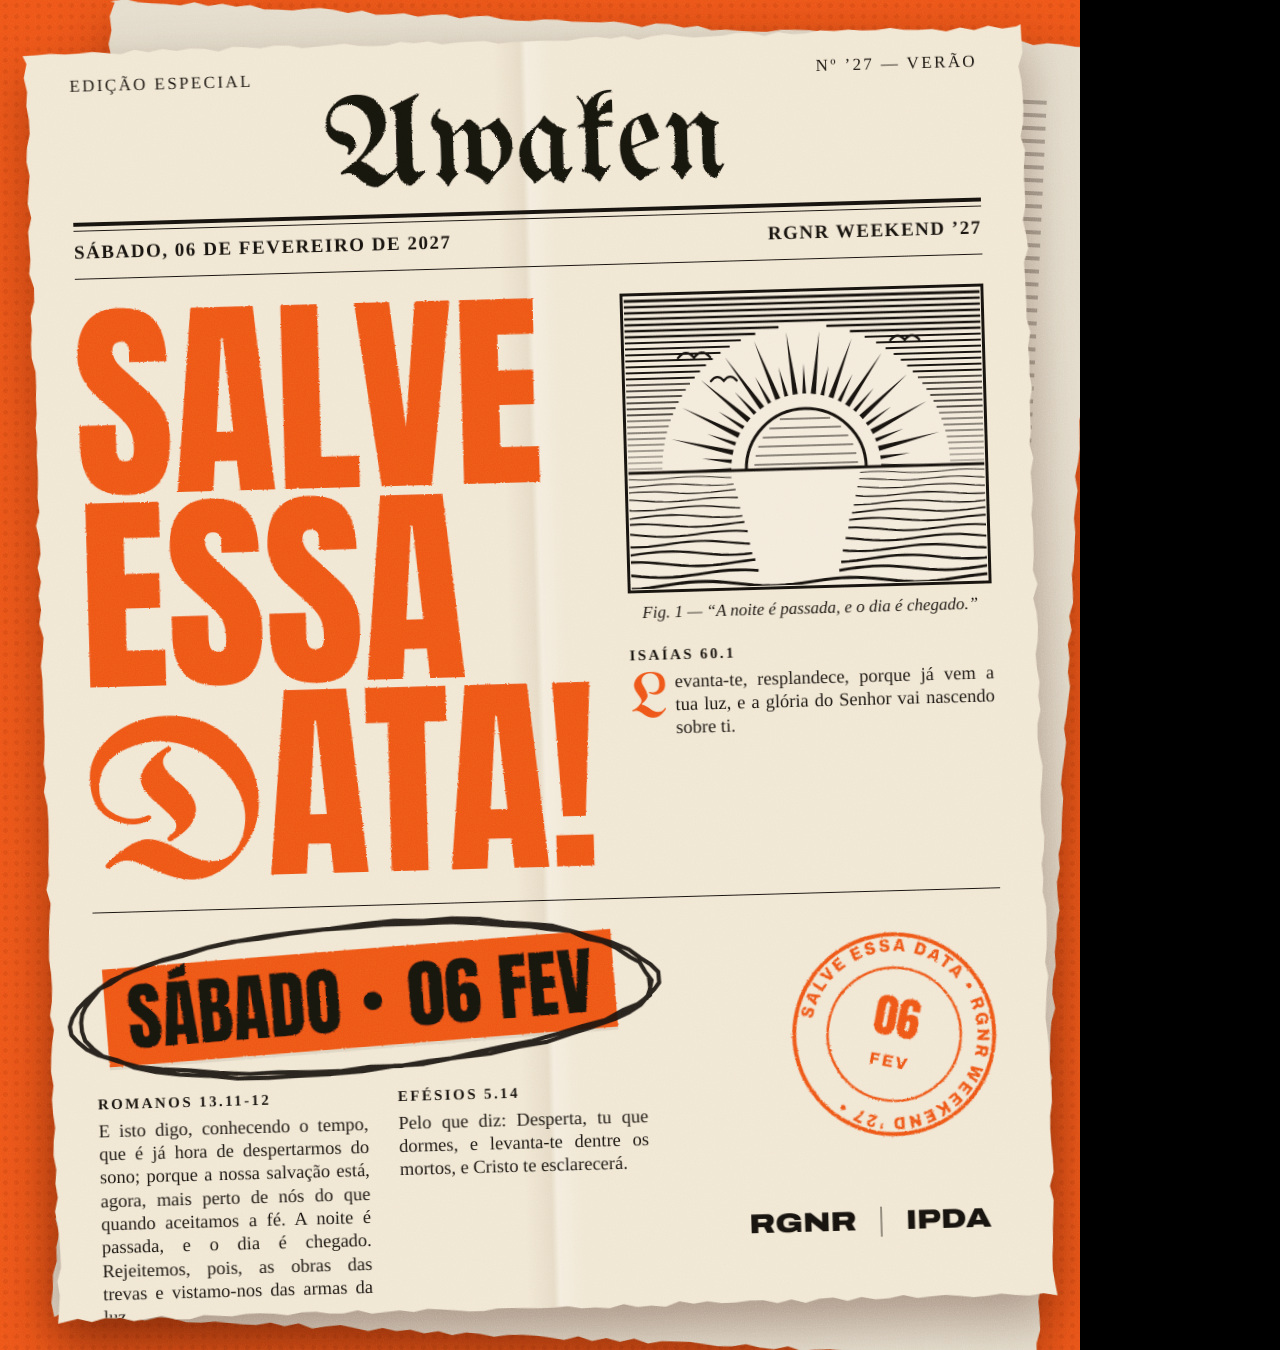
<file: artes/wknd27/src/08-jornal.html>
<!doctype html>
<html lang="pt-BR">
<head>
<meta charset="utf-8">
<title>WKND '27 — 08 Jornal</title>
<link href="https://fonts.googleapis.com/css2?family=Anton&family=UnifrakturMaguntia&family=IM+Fell+English:ital@0;1&family=Old+Standard+TT:ital,wght@0,400;0,700;1,400&family=Archivo:wdth,wght@62..125,100..900&display=swap" rel="stylesheet">
<link rel="stylesheet" href="shared.css">
<script src="shared.js"></script>
<style>
  :root { --orange: #EE5418; --ink2: #17130F; --paper: #F0E6D2; --ink: #17130F; --logo-h: 34px; --grain: .28; }
  .canvas { background: var(--orange); }
  .halftone { position: absolute; inset: 0; background-image: radial-gradient(circle, rgba(120,30,0,.22) 2px, transparent 2.6px); background-size: 11px 11px; opacity: .5; }
  .wrap { position: absolute; filter: drop-shadow(0 22px 26px rgba(60,15,0,.38)); }
  .sheet { position: absolute; inset: 0; background: var(--paper); overflow: hidden; color: var(--ink2); }
  .sheet.back { background: #E4DCCB; }
  .sheet .fold { position: absolute; top: 0; bottom: 0; width: 60px; left: calc(50% - 30px);
    background: linear-gradient(90deg, rgba(0,0,0,0), rgba(90,60,20,.07) 45%, rgba(255,255,255,.25) 55%, rgba(0,0,0,0)); }
  .abs { position: absolute; }
  .rough { filter: url(#rough); }
  .tiny { font-family: 'Old Standard TT'; font-size: 17px; letter-spacing: .14em; text-transform: uppercase; }
  .mast { font-family: 'UnifrakturMaguntia'; line-height: 1; text-align: center; color: var(--ink2); }
  .rule2 { border-top: 4px solid var(--ink2); border-bottom: 1.5px solid var(--ink2); height: 9px; }
  .rule { border-top: 1.5px solid var(--ink2); }
  .dateline { display: flex; justify-content: space-between; font-family: 'Old Standard TT'; font-weight: 700; font-size: 19px; letter-spacing: .08em; text-transform: uppercase; }
  .head { font-family: 'Anton'; color: var(--orange); line-height: .9; text-transform: uppercase; letter-spacing: -.005em; }
  .head .bl { font-family: 'UnifrakturMaguntia'; text-transform: none; font-size: 1.04em; letter-spacing: 0; }
  .col { font-family: 'IM Fell English'; font-size: 18.5px; line-height: 1.26; text-align: justify; hyphens: auto; }
  .col h4 { font-family: 'Old Standard TT'; font-weight: 700; font-size: 15px; letter-spacing: .16em; text-transform: uppercase; margin-bottom: 6px; }
  .col .drop { float: left; font-family: 'UnifrakturMaguntia'; font-size: 64px; line-height: .8; margin: 4px 8px 0 0; color: var(--orange); }
  .cap { font-family: 'IM Fell English'; font-style: italic; font-size: 17px; text-align: center; }
  .tape { position: absolute; background: var(--orange); color: var(--ink2); font-family: 'Anton'; text-transform: uppercase; line-height: 1; padding: 14px 22px 10px;
    box-shadow: 0 3px 0 rgba(0,0,0,.08); white-space: nowrap; }
  .tape small { font-family: 'Archivo'; font-weight: 800; font-stretch: 75%; letter-spacing: .06em; vertical-align: middle; }
  .greek { position: absolute; background-image: repeating-linear-gradient(180deg, rgba(40,32,24,.32) 0 4px, transparent 4px 13px); }
  #logos { justify-content: flex-start; }
</style>
</head>
<body>
<svg width="0" height="0" style="position:absolute">
  <filter id="rough"><feTurbulence type="fractalNoise" baseFrequency="0.9" numOctaves="2" seed="5" result="n"/><feDisplacementMap in="SourceGraphic" in2="n" scale="2.4" xChannelSelector="R" yChannelSelector="G"/></filter>
</svg>
<div class="canvas" id="c">
  <div class="halftone"></div>
  <div class="wrap" id="backWrap"><div class="sheet back" id="back"></div></div>
  <div class="wrap" id="paperWrap"><div class="sheet" id="paper">
    <div class="fold"></div>
    <div class="abs tiny" id="topL">Edição especial</div>
    <div class="abs tiny" id="topR">Nº ’27 — Verão</div>
    <div class="abs mast rough" id="mast">Awaken</div>
    <div class="abs rule2" id="r1"></div>
    <div class="abs dateline" id="dl"><span>Sábado, 06 de fevereiro de 2027</span><span>RGNR Weekend ’27</span></div>
    <div class="abs rule" id="r2"></div>
    <div class="abs head rough" id="head">Salve<br>essa<br><span class="bl">D</span>ata!</div>
    <svg class="abs" id="wood"></svg>
    <div class="abs cap" id="cap">Fig. 1 — “A noite é passada, e o dia é chegado.”</div>
    <div class="abs col" id="col1"><h4>Isaías 60.1</h4><span class="drop">L</span>evanta-te, resplandece, porque já vem a tua luz, e a glória do Senhor vai nascendo sobre ti.</div>
    <div class="abs rule" id="r3"></div>
    <div class="abs col" id="col2"><h4>Romanos 13.11-12</h4>E isto digo, conhecendo o tempo, que é já hora de despertarmos do sono; porque a nossa salvação está, agora, mais perto de nós do que quando aceitamos a fé. A noite é passada, e o dia é chegado. Rejeitemos, pois, as obras das trevas e vistamo-nos das armas da luz.</div>
    <div class="abs col" id="col3"><h4>Efésios 5.14</h4>Pelo que diz: Desperta, tu que dormes, e levanta-te dentre os mortos, e Cristo te esclarecerá.</div>
    <svg class="abs" id="stamp"></svg>
    <div class="abs" id="logoBox"><div class="logos" id="logos"><div class="logo" data-logo="rgnr">RGNR</div><span class="sep"></span><div class="logo" data-logo="ipda">IPDA</div></div></div>
    <div class="tape rough" id="tape">Sábado <small>•</small> 06 Fev</div>
    <svg class="abs" id="scribble" style="overflow:visible"></svg>
  </div></div>
</div>
<script>
ART.ready(async () => {
  const { W, H, svg, rand, range } = ART;
  const $ = id => document.getElementById(id);
  const S = ART.story;
  // papel principal (coordenadas internas) e folha de trás
  const P = S
    ? { x: 34, y: 150, w: 1012, h: 1560, rot: -1.4, back: { x: 70, y: 110, w: 1000, h: 1700, rot: 3.2 } }
    : { x: 40, y: 38, w: 1000, h: 1272, rot: -1.6, back: { x: 80, y: 20, w: 990, h: 1320, rot: 2.6 } };
  const place = (wrapId, sheetId, b) => {
    const w = $(wrapId); Object.assign(w.style, { left: b.x + 'px', top: b.y + 'px', width: b.w + 'px', height: b.h + 'px', transform: `rotate(${b.rot}deg)` });
    // borda rasgada
    const pts = [], step = 14, j = 5;
    for (let x = 0; x <= b.w; x += step) pts.push([x, range(0, j)]);
    for (let y = 0; y <= b.h; y += step) pts.push([b.w - range(0, j), y]);
    for (let x = b.w; x >= 0; x -= step) pts.push([x, b.h - range(0, j)]);
    for (let y = b.h; y >= 0; y -= step) pts.push([range(0, j), y]);
    $(sheetId).style.clipPath = `polygon(${pts.map(([a, c]) => `${a.toFixed(1)}px ${c.toFixed(1)}px`).join(',')})`;
  };
  place('backWrap', 'back', P.back);
  place('paperWrap', 'paper', P);
  // texto "fingido" na folha de trás (só textura)
  const back = $('back');
  [[40, 60, 280, 600], [340, 60, 280, 380], [640, 60, 300, 900], [40, 700, 560, 300]].forEach(([x, y, w, h]) => {
    const g = document.createElement('div'); g.className = 'greek'; Object.assign(g.style, { left: x + 'px', top: y + 'px', width: w + 'px', height: (h * (S ? 1.4 : 1)) + 'px' }); back.appendChild(g);
  });

  const L = 46, R = P.w - 46, IW = R - L;
  const box = (id, x, y, w, h) => { const e = $(id); Object.assign(e.style, { left: x + 'px', top: y + 'px' }); if (w) e.style.width = w + 'px'; if (h) e.style.height = h + 'px'; return e; };
  // cabeçalho
  const G = S
    ? { top: 92, mast: 112, mastFs: 150, r1: 274, dl: 296, r2: 334, head: 372, headFs: 250, colX: 600, wood: 372, woodH: 360, r3: 1060, low: 1088 }
    : { top: 26, mast: 46, mastFs: 128, r1: 172, dl: 192, r2: 228, head: 258, headFs: 214, colX: 590, wood: 258, woodH: 300, r3: 862, low: 888 };
  box('topL', L, G.top); box('topR', R - 300, G.top, 300).style.textAlign = 'right';
  const mast = box('mast', L, G.mast, IW); mast.style.fontSize = G.mastFs + 'px';
  box('r1', L, G.r1, IW); box('dl', L, G.dl, IW); box('r2', L, G.r2, IW);
  const head = box('head', L - 4, G.head); head.style.fontSize = G.headFs + 'px';
  const maxHead = G.colX - L - 24;
  if (head.scrollWidth > maxHead) head.style.fontSize = (G.headFs * maxHead / head.scrollWidth) + 'px';
  // ilustração em xilogravura
  const ww = R - G.colX, wh = G.woodH;
  const wood = box('wood', G.colX, G.wood, ww, wh);
  wood.setAttribute('viewBox', `0 0 ${ww} ${wh}`);
  woodcut(wood, ww, wh);
  box('cap', G.colX, G.wood + wh + 10, ww);
  box('col1', G.colX, G.wood + wh + 54, ww);
  box('r3', L, G.r3, IW);
  // parte de baixo: fita com a data, colunas, selo e logos
  const tape = box('tape', L + 10, G.low + 18);
  tape.style.fontSize = (S ? 92 : 74) + 'px';
  tape.style.transform = 'rotate(-3deg)';
  const colW = S ? 470 : 270;
  box('col2', L, G.low + (S ? 236 : 158), colW);
  box('col3', L + colW + 30, G.low + (S ? 236 : 158), S ? IW - colW - 30 : 250);
  const stampR = S ? 116 : 104;
  const st = box('stamp', R - stampR * 2 - 6, G.low + (S ? 2 : 14), stampR * 2, stampR * 2);
  stamp(st, stampR);
  box('logoBox', R - 260, P.h - (S ? 128 : 96));

  // rabisco à mão em volta da data
  const tb = tape.getBoundingClientRect(), pb = $('paper').getBoundingClientRect();
  const sc = $('scribble');
  const cx = tape.offsetLeft + tape.offsetWidth / 2, cy = tape.offsetTop + tape.offsetHeight / 2;
  const rx = tape.offsetWidth / 2 + 34, ry = tape.offsetHeight / 2 + 26;
  Object.assign(sc.style, { left: 0, top: 0, width: P.w + 'px', height: P.h + 'px' });
  sc.setAttribute('viewBox', `0 0 ${P.w} ${P.h}`);
  let d = '';
  for (let k = 0; k < 2; k++) {
    const a0 = range(-0.3, 0.2) + k * 0.35, n = 60;
    for (let i = 0; i <= n; i++) {
      const a = a0 + (i / n) * Math.PI * 2.08;
      const jx = rx * (1 + 0.04 * Math.sin(a * 3 + k)), jy = ry * (1 + 0.06 * Math.cos(a * 2 + k));
      const x = cx + jx * Math.cos(a) + range(-1.5, 1.5), y = cy + jy * Math.sin(a) + range(-1.5, 1.5);
      d += (i === 0 ? ` M${x.toFixed(1)},${y.toFixed(1)}` : ` L${x.toFixed(1)},${y.toFixed(1)}`);
    }
  }
  svg('path', { d, fill: 'none', stroke: '#17130F', 'stroke-width': 4.2, 'stroke-linecap': 'round', 'stroke-linejoin': 'round', opacity: .92, transform: `rotate(-3 ${cx} ${cy})` }, sc);

  ART.grain($('c'), 0.85);

  function woodcut(s, w, h) {
    const ink = '#17130F';
    svg('rect', { x: 1.5, y: 1.5, width: w - 3, height: h - 3, fill: '#F3EADA', stroke: ink, 'stroke-width': 3 }, s);
    const hz = h * 0.6, sx = w * 0.5, sr = Math.min(w, h) * 0.2;
    const clip = svg('clipPath', { id: 'wc' }, s); svg('rect', { x: 4, y: 4, width: w - 8, height: h - 8 }, clip);
    const g = svg('g', { 'clip-path': 'url(#wc)' }, s);
    // céu hachurado (mais denso no alto)
    for (let y = 8; y < hz - 2; y += 6) {
      const t = 1 - y / hz;
      const sw = 0.5 + t * 2.4;
      // falha em volta do sol
      const dy = hz - y;
      const gap = dy < sr * 2.4 ? Math.sqrt(Math.max(0, (sr * 2.4) ** 2 - dy * dy)) : 0;
      if (gap > 0) {
        svg('line', { x1: 0, y1: y, x2: sx - gap, y2: y, stroke: ink, 'stroke-width': sw }, g);
        svg('line', { x1: sx + gap, y1: y, x2: w, y2: y, stroke: ink, 'stroke-width': sw }, g);
      } else svg('line', { x1: 0, y1: y, x2: w, y2: y, stroke: ink, 'stroke-width': sw }, g);
    }
    // raios
    for (let i = 0; i <= 26; i++) {
      const a = Math.PI + (i / 26) * Math.PI, long = i % 2 === 0;
      const r1 = sr * 1.25, r2 = sr * (long ? 2.3 : 1.75), da = long ? 0.035 : 0.025;
      const p = (r, t) => `${(sx + r * Math.cos(t)).toFixed(1)},${(hz + r * Math.sin(t)).toFixed(1)}`;
      svg('path', { d: `M${p(r1, a - da)} L${p(r2, a)} L${p(r1, a + da)} Z`, fill: ink }, g);
    }
    // disco do sol com linhas
    svg('circle', { cx: sx, cy: hz, r: sr, fill: '#F3EADA', stroke: ink, 'stroke-width': 3 }, g);
    for (let y = hz - sr + 10; y < hz; y += 9) {
      const hw = Math.sqrt(sr * sr - (hz - y) ** 2) - 8;
      if (hw > 6) svg('line', { x1: sx - hw, y1: y, x2: sx + hw, y2: y, stroke: ink, 'stroke-width': 1.2 }, g);
    }
    // mar
    svg('rect', { x: 0, y: hz, width: w, height: h - hz, fill: '#F3EADA' }, g);
    for (let y = hz + 6, k = 0; y < h; y += 7 + k * 0.35, k++) {
      const t = (y - hz) / (h - hz);
      let d = '';
      for (let x = -10; x <= w + 10; x += 8) {
        const yy = y + Math.sin(x / (14 + t * 10) + k * 1.7) * (1 + t * 2.2);
        d += (x === -10 ? 'M' : ' L') + x.toFixed(1) + ',' + yy.toFixed(1);
      }
      const reflect = (y - hz) < (h - hz) * 0.9;
      const pth = svg('path', { d, fill: 'none', stroke: ink, 'stroke-width': 0.8 + t * 2.4, 'stroke-dasharray': reflect ? `${(sx - sr * (1.1 - t * 0.5)).toFixed(0)} ${(sr * (2.2 - t)).toFixed(0)} 2000` : '' }, g);
    }
    svg('line', { x1: 0, y1: hz, x2: w, y2: hz, stroke: ink, 'stroke-width': 3 }, g);
    // gaivotas
    [[0.2, 0.22, 1], [0.28, 0.3, .8], [0.78, 0.18, .9]].forEach(([fx, fy, k]) => {
      const x = w * fx, y = h * fy, s2 = 16 * k;
      svg('path', { d: `M${x - s2},${y} q${s2 / 2},${-s2 * 0.6} ${s2},0 q${s2 / 2},${-s2 * 0.6} ${s2},0`, fill: 'none', stroke: ink, 'stroke-width': 2.4, 'stroke-linecap': 'round' }, g);
    });
  }
  function stamp(s, r) {
    s.setAttribute('viewBox', `0 0 ${r * 2} ${r * 2}`);
    const c = '#EE5418';
    const g = svg('g', { transform: `rotate(12 ${r} ${r})`, filter: 'url(#rough)' }, s);
    svg('circle', { cx: r, cy: r, r: r - 4, fill: 'none', stroke: c, 'stroke-width': 4 }, g);
    svg('circle', { cx: r, cy: r, r: r * 0.64, fill: 'none', stroke: c, 'stroke-width': 2.5 }, g);
    const tr = r * 0.8;
    svg('path', { id: 'stp', d: `M${r - tr},${r} a${tr},${tr} 0 1,1 ${tr * 2},0 a${tr},${tr} 0 1,1 ${-tr * 2},0`, fill: 'none' }, g);
    const t = svg('text', { 'font-family': 'Archivo', 'font-weight': 800, 'font-size': r * 0.17, fill: c, 'letter-spacing': r * 0.024, style: 'font-stretch:90%' }, g);
    const tp = svg('textPath', { href: '#stp' }, t);
    tp.textContent = 'SALVE ESSA DATA • RGNR WEEKEND ’27 • ';
    const m = svg('text', { x: r, y: r + r * 0.02, 'text-anchor': 'middle', 'font-family': 'Anton', 'font-size': r * 0.44, fill: c }, g);
    m.textContent = '06';
    const m2 = svg('text', { x: r, y: r + r * 0.32, 'text-anchor': 'middle', 'font-family': 'Archivo', 'font-weight': 800, 'font-size': r * 0.16, fill: c, 'letter-spacing': r * 0.02, style: 'font-stretch:100%' }, g);
    m2.textContent = 'FEV';
  }
}, ['200px Anton', '120px UnifrakturMaguntia', '18px "IM Fell English"', 'italic 17px "IM Fell English"', '700 19px "Old Standard TT"', '800 20px Archivo']);
</script>
</body>
</html>
</file>
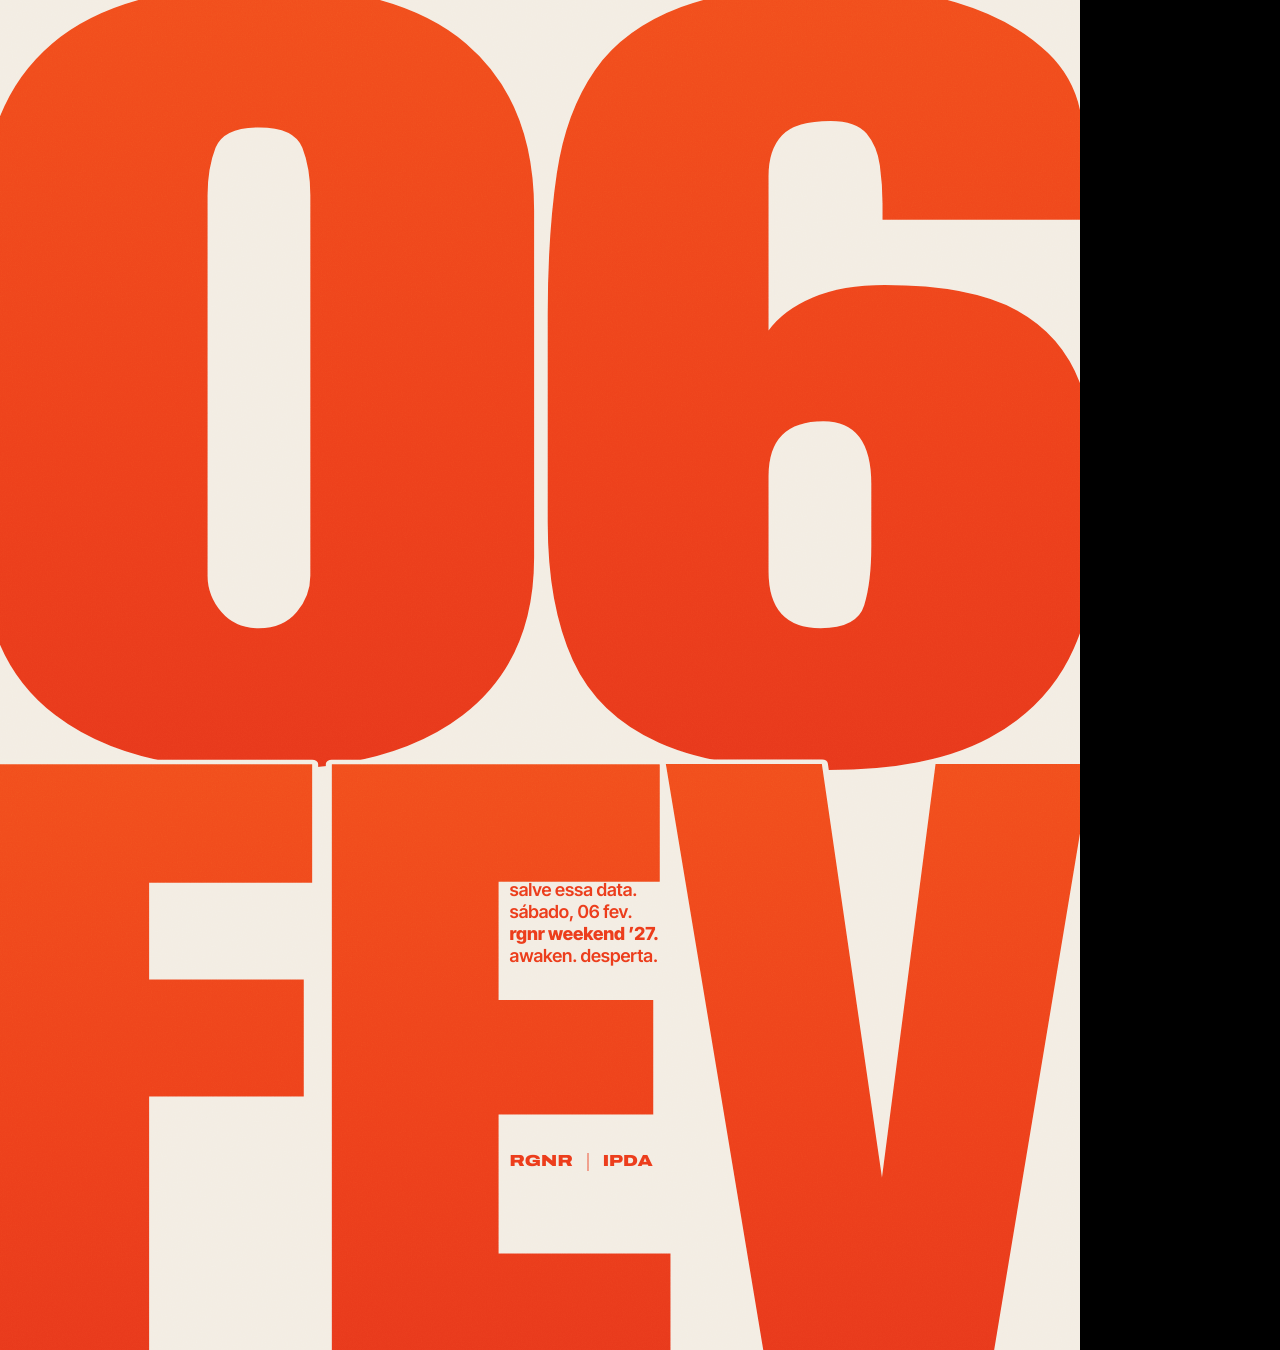
<file: artes/wknd27/src/09-gigante.html>
<!doctype html>
<html lang="pt-BR">
<head>
<meta charset="utf-8">
<title>WKND '27 — 09 Gigante</title>
<link href="https://fonts.googleapis.com/css2?family=Anton&family=Inter+Tight:wght@400..900&family=Archivo:wdth,wght@62..125,100..900&display=swap" rel="stylesheet">
<link rel="stylesheet" href="shared.css">
<script src="shared.js"></script>
<style>
  :root { --cream: #F3EDE3; --red: #EC3B1B; --ink: #EC3B1B; --logo-h: 20px; --grain: .16; }
  .canvas { background: var(--cream); }
  .tiny { position: absolute; font-family: 'Inter Tight'; font-weight: 600; font-size: 18px; line-height: 1.22; color: var(--red); letter-spacing: -.005em; }
  .tiny b { font-weight: 800; }
  #logos { position: absolute; }
  html[data-format=story] .tiny { font-size: 20px; }
  html[data-format=story] { --logo-h: 22px; }
</style>
</head>
<body>
<div class="canvas" id="c">
  <svg class="layer" id="type"></svg>
  <div class="tiny" id="tiny">salve essa data.<br>sábado, 06 fev.<br><b>rgnr weekend ’27.</b><br>awaken. desperta.</div>
  <div class="logos" id="logos"><div class="logo" data-logo="rgnr">RGNR</div><span class="sep"></span><div class="logo" data-logo="ipda">IPDA</div></div>
</div>
<script>
ART.ready(async () => {
  const { W, H, svg } = ART;
  const s = document.getElementById('type');
  s.setAttribute('viewBox', `0 0 ${W} ${H}`);
  const defs = svg('defs', {}, s);
  const g = svg('linearGradient', { id: 'hot', x1: 0, y1: 0, x2: 0, y2: 1 }, defs);
  [[0, '#F4561D'], [.55, '#EE401B'], [1, '#E2301C']].forEach(([o, c]) => svg('stop', { offset: o, 'stop-color': c }, g));
  const cream = getComputedStyle(document.documentElement).getPropertyValue('--cream').trim();
  const gap = ART.pick(6, 7);
  const attrs = { fill: 'url(#hot)', stroke: cream, 'stroke-width': gap * 2, 'paint-order': 'stroke', 'stroke-linejoin': 'round' };
  const bleed = 22, track = -0.035;
  // mede as duas linhas para decidir o esticamento vertical que preenche a arte toda
  const probe = (text) => { const r = ART.knockText(s, { text, family: 'Anton', fit: W + bleed * 2, x: W / 2, y: 0, anchor: 'middle', track, attrs }); r.g.remove(); return r; };
  const p1 = probe('06'), p2 = probe('FEV');
  const overlap = 10;
  const sy = (H + bleed * 2 + overlap) / (p1.asc + p2.asc);
  const top1 = -bleed;
  const base1 = top1 + p1.asc * sy;
  const base2 = H + bleed;
  const l1 = ART.knockText(s, { text: '06', family: 'Anton', fit: W + bleed * 2, x: W / 2, y: base1, anchor: 'middle', track, sy, attrs });
  const l2 = ART.knockText(s, { text: 'FEV', family: 'Anton', fit: W + bleed * 2, x: W / 2, y: base2, anchor: 'middle', track, sy, attrs });
  // linha 2 por cima: o contorno creme dela recorta a linha 1 (o "respiro" entre as linhas)
  s.appendChild(l2.g);

  // texto miúdo e logos nos vãos do "E" (como a frase dentro do E na referência)
  const E = l2.els[1].getBBox();
  const cap2 = p2.asc * sy, top2 = base2 - cap2;
  const tiny = document.getElementById('tiny');
  const gx = E.x + E.width * 0.545;
  tiny.style.left = gx + 'px';
  tiny.style.top = (top2 + cap2 * 0.205) + 'px';
  const lg = document.getElementById('logos');
  lg.style.left = gx + 'px';
  lg.style.top = (top2 + cap2 * 0.645) + 'px';
  ART.grain(document.getElementById('c'), 0.8);
}, ['400px Anton', '600 19px "Inter Tight"', '900 20px Archivo']);
</script>
</body>
</html>
</file>
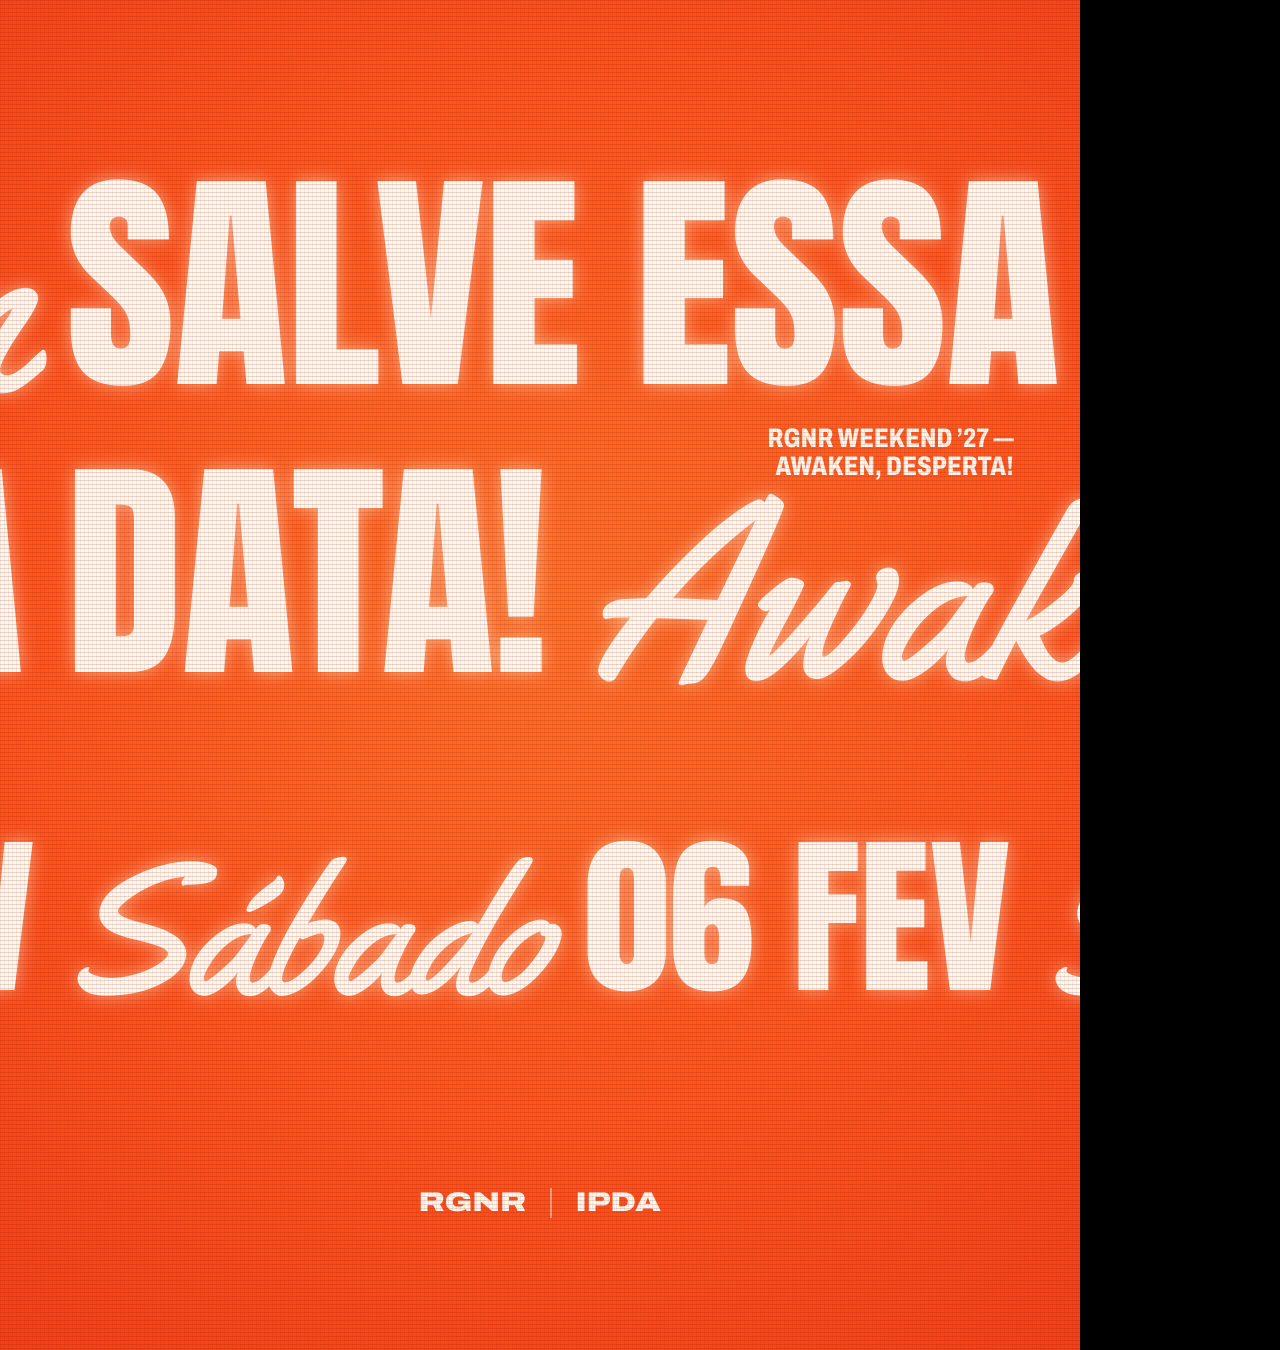
<file: artes/wknd27/src/10-telao.html>
<!doctype html>
<html lang="pt-BR">
<head>
<meta charset="utf-8">
<title>WKND '27 — 10 Telão</title>
<link href="https://fonts.googleapis.com/css2?family=Anton&family=Yellowtail&family=Archivo:wdth,wght@62..125,100..900&display=swap" rel="stylesheet">
<link rel="stylesheet" href="shared.css">
<script src="shared.js"></script>
<style>
  :root { --ink: #FFF6EC; --logo-h: 34px; --grain: .2; }
  .canvas { background: radial-gradient(90% 70% at 50% 45%, #FF6A24 0%, #FF4F1A 55%, #F23A16 100%); }
  .led { position: absolute; inset: 0; pointer-events: none;
    background-image: repeating-linear-gradient(180deg, rgba(120,20,0,.16) 0 1px, transparent 1px 4px),
                      repeating-linear-gradient(90deg, rgba(120,20,0,.08) 0 1px, transparent 1px 4px); }
  .small { position: absolute; font-family: 'Archivo'; font-stretch: 75%; font-weight: 800; font-size: 27px; line-height: 1.05; color: #FFF6EC; text-transform: uppercase; letter-spacing: .01em; }
  #logos { position: absolute; left: 0; right: 0; }
  html[data-format=story] .small { font-size: 30px; }
  html[data-format=story] { --logo-h: 38px; }
</style>
</head>
<body>
<div class="canvas" id="c">
  <svg class="layer" id="type"></svg>
  <div class="small" id="small">RGNR Weekend ’27 —<br>Awaken, desperta!</div>
  <div class="logos" id="logos"><div class="logo" data-logo="rgnr">RGNR</div><span class="sep"></span><div class="logo" data-logo="ipda">IPDA</div></div>
  <div class="led"></div>
</div>
<script>
ART.ready(async () => {
  const { W, H, svg } = ART;
  const s = document.getElementById('type');
  s.setAttribute('viewBox', `0 0 ${W} ${H}`);
  const defs = svg('defs', {}, s);
  const f = svg('filter', { id: 'bloom', x: '-10%', y: '-30%', width: '120%', height: '160%' }, defs);
  svg('feGaussianBlur', { in: 'SourceGraphic', stdDeviation: 9, result: 'b' }, f);
  svg('feColorMatrix', { in: 'b', type: 'matrix', values: '1 0 0 0 0  0 .9 0 0 0  0 0 .75 0 0  0 0 0 .55 0', result: 'g' }, f);
  const mg = svg('feMerge', {}, f); svg('feMergeNode', { in: 'g' }, mg); svg('feMergeNode', { in: 'SourceGraphic' }, mg);

  const M = 66;
  const C = { fam: 'Anton', wt: 400, k: 1, dy: 0 }, Sc = { fam: 'Yellowtail', wt: 400, k: 1.08, dy: 0.02 };
  // linhas de letreiro: [segmentos], qual segmento fica alinhado na margem esquerda
  const ROWS = ART.pick([
    { size: 236, base: 384, segs: [[Sc, 'Awaken'], [C, 'SALVE ESSA'], [Sc, 'Awaken']], focus: 1 },
    { size: 236, base: 672, segs: [[C, 'ESSA'], [C, 'DATA!'], [Sc, 'Awaken'], [C, 'SALVE']], focus: 1 },
    { size: 206, base: 990, segs: [[C, 'FEV'], [Sc, 'Sábado'], [C, '06 FEV'], [Sc, 'Sábado']], focus: 1, center: [1, 2] },
  ], [
    { size: 236, base: 520, segs: [[Sc, 'Awaken'], [C, 'SALVE ESSA'], [Sc, 'Awaken']], focus: 1 },
    { size: 236, base: 808, segs: [[C, 'ESSA'], [C, 'DATA!'], [Sc, 'Awaken'], [C, 'SALVE']], focus: 1 },
    { size: 206, base: 1124, segs: [[C, 'FEV'], [Sc, 'Sábado'], [C, '06 FEV'], [Sc, 'Sábado']], focus: 1, center: [1, 2] },
    { size: 166, base: 1376, segs: [[Sc, 'Awaken'], [C, 'RGNR'], [Sc, 'Weekend'], [C, '’27'], [Sc, 'Awaken']], focus: 1, center: [1, 3] },
  ]);
  const gapEm = 0.16;
  ROWS.forEach(row => {
    const g = svg('g', { filter: 'url(#bloom)', fill: '#FFF6EC' }, s);
    let meas = row.segs.map(([F, txt]) => ART.measure(txt, `${F.wt} ${row.size * F.k}px "${F.fam}"`).width);
    if (row.center) { // o grupo central precisa caber inteiro entre as margens
      const [a, b] = row.center;
      let tot = 0; for (let i = a; i <= b; i++) tot += meas[i] + (i < b ? row.size * gapEm : 0);
      if (tot > W - 2 * M) { row.size *= (W - 2 * M) / tot; meas = row.segs.map(([F, txt]) => ART.measure(txt, `${F.wt} ${row.size * F.k}px "${F.fam}"`).width); }
    }
    // posição x de cada segmento, com o segmento "focus" começando na margem
    const xs = []; let x = M;
    if (row.center) {
      const [a, b] = row.center;
      let tot = 0; for (let i = a; i <= b; i++) tot += meas[i] + (i < b ? row.size * gapEm : 0);
      x = (W - tot) / 2;
    }
    for (let i = row.focus; i < row.segs.length; i++) { xs[i] = x; x += meas[i] + row.size * gapEm; }
    x = xs[row.focus];
    for (let i = row.focus - 1; i >= 0; i--) { x -= meas[i] + row.size * gapEm; xs[i] = x; }
    row.segs.forEach(([F, txt], i) => {
      const t = svg('text', { x: xs[i], y: row.base + F.dy * row.size, 'font-family': F.fam, 'font-weight': F.wt, 'font-size': row.size * F.k, 'letter-spacing': F === C ? '-0.005em' : '0' }, g);
      t.textContent = txt;
    });
  });

  const sm = document.getElementById('small');
  sm.style.right = M + 'px';
  sm.style.textAlign = 'right';
  sm.style.top = ART.pick(424, 560) + 'px';
  document.getElementById('logos').style.top = ART.pick(1186, 1560) + 'px';
  ART.grain(document.getElementById('c'), 0.9);
}, ['236px Anton', '236px Yellowtail', '800 27px Archivo']);
</script>
</body>
</html>
</file>
<file: artes/wknd27/src/shared.css>
/* Base comum das 4 artes — WKND '27 */
* { margin: 0; padding: 0; box-sizing: border-box; }
html, body { width: var(--W); height: var(--H); overflow: hidden; background: #000; }
body { -webkit-font-smoothing: antialiased; text-rendering: geometricPrecision; }

.canvas { position: relative; width: var(--W); height: var(--H); overflow: hidden; }
.layer { position: absolute; inset: 0; }
svg.layer { width: var(--W); height: var(--H); display: block; }

/* Grão de filme por cima de tudo */
svg.grain { position: absolute; inset: 0; width: var(--W); height: var(--H); pointer-events: none;
  mix-blend-mode: overlay; opacity: var(--grain, .28); }

/* Logos (placeholder tipográfico até entrar o arquivo oficial em /logos) */
.logos { display: flex; align-items: center; justify-content: center; gap: calc(var(--logo-h) * .7); }
.logo { height: var(--logo-h); display: flex; align-items: center; color: var(--ink); }
.logo.ph { font-family: 'Archivo', sans-serif; font-weight: 900; font-stretch: 125%;
  font-size: calc(var(--logo-h) * .8); letter-spacing: .01em; line-height: 1; }
.logo .img { display: block; height: 100%; background: var(--ink);
  -webkit-mask: var(--src) center / contain no-repeat; mask: var(--src) center / contain no-repeat; }
.logo .img.color { background: var(--src) center / contain no-repeat; -webkit-mask: none; mask: none; }
.logos .sep { width: 2px; height: calc(var(--logo-h) * .9); background: var(--ink); opacity: .45; }
</file>
